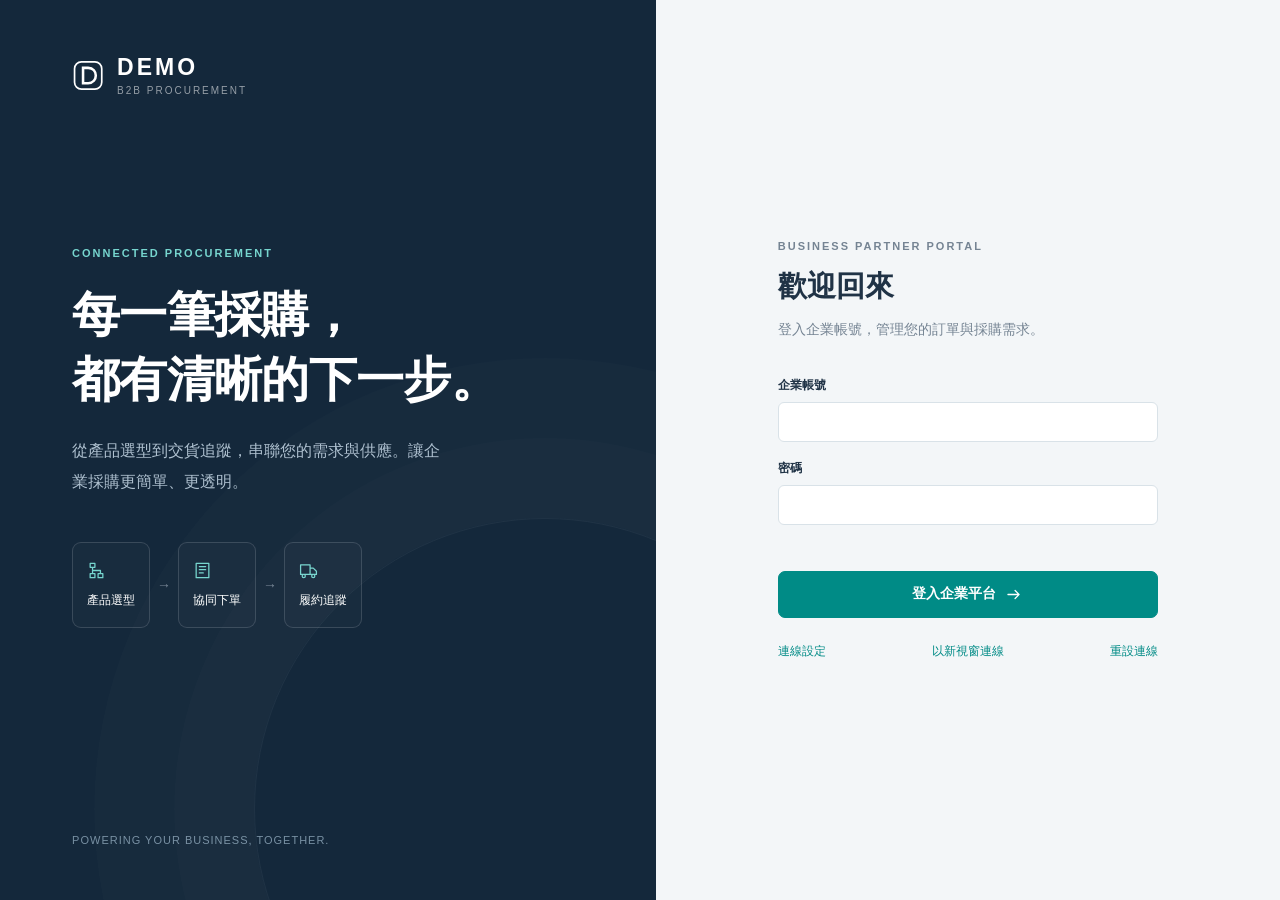
<file: index.html>
<!doctype html>
<html lang="zh-Hant"><head><meta charset="utf-8"><meta name="viewport" content="width=device-width,initial-scale=1"><meta name="theme-color" content="#132638"><title>DEMO B2B · 企業採購平台</title><link rel="stylesheet" href="styles.css?v=1.0.3.3"><script defer src="config.js?v=1.0.3.3"></script><script defer src="domain.js?v=1.0.3.3"></script><script defer src="supply.js?v=1.0.3.3"></script><script defer src="network.js?v=1.0.3.3"></script><script defer src="transport.js?v=1.0.3.3"></script><script defer src="app.js?v=1.0.3.3"></script></head>
<body><div id="app"></div><div id="toast" role="status" aria-live="polite"></div><div id="modal-root"></div><noscript>請開啟 JavaScript 以使用企業採購平台。</noscript></body></html>
</file>
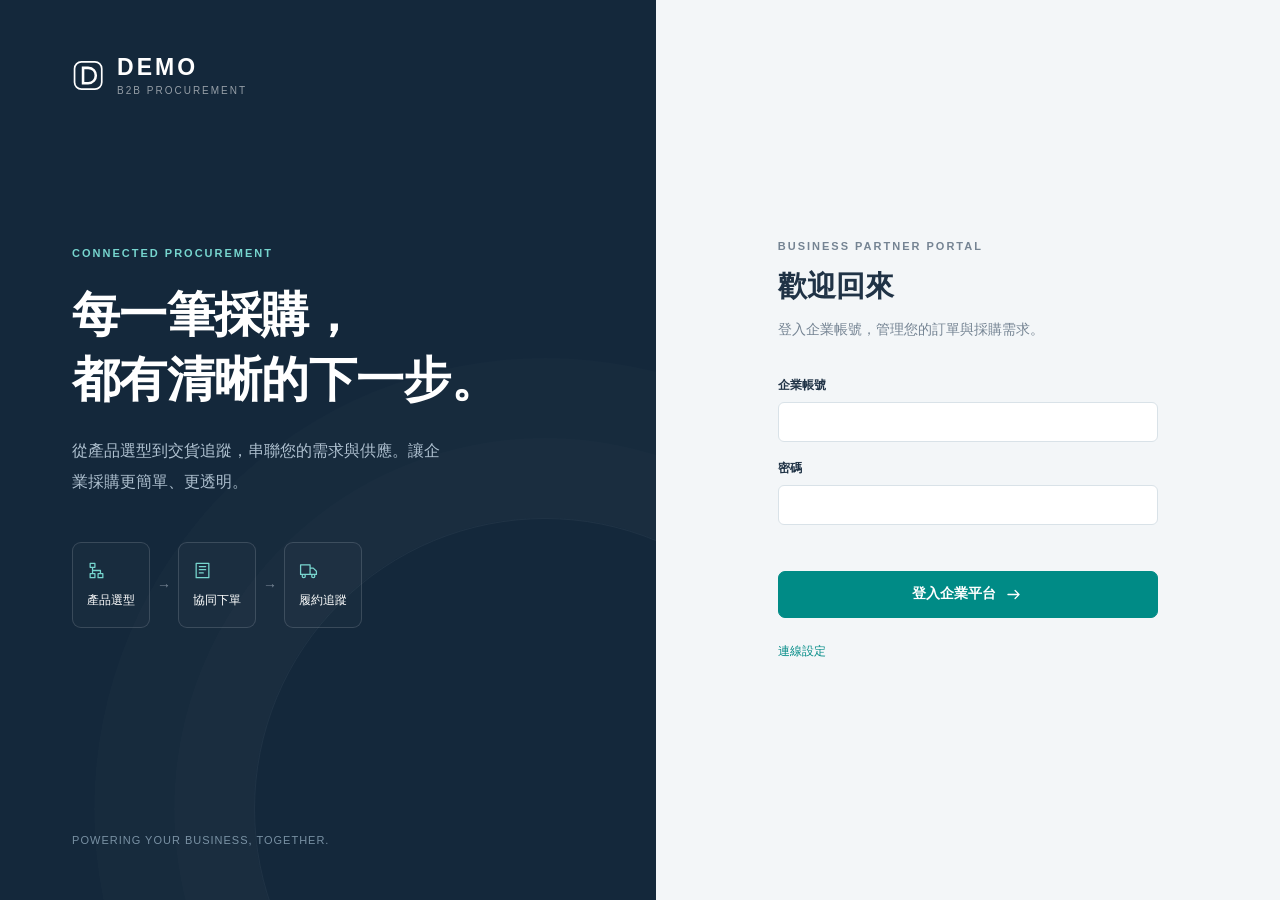
<file: preview.html>
<!doctype html>
<html lang="zh-Hant"><head><meta charset="utf-8"><meta name="viewport" content="width=device-width,initial-scale=1"><meta name="theme-color" content="#132638"><title>DEMO B2B · 企業採購平台</title><style>:root{--navy:#14283b;--navy2:#20394f;--ink:#203346;--muted:#758493;--teal:#008b86;--teal-light:#e4f4f1;--bg:#f3f6f8;--line:#e2e8ec;--white:#fff;--shadow:0 12px 40px #17344712;font-family:Inter,'Noto Sans TC',-apple-system,BlinkMacSystemFont,'Segoe UI',sans-serif;color:var(--ink);font-size:14px}*{box-sizing:border-box}body{margin:0;background:var(--bg)}button,input,select,textarea{font:inherit}button,a,input,select,textarea{outline-offset:4px}button{cursor:pointer}button:disabled{opacity:.45;cursor:not-allowed}a{color:var(--teal);text-decoration:none}button{border:0}h1,h2,h3,p{margin:0}h1{font-size:29px;letter-spacing:-.7px}h2{font-size:19px}h3{font-size:16px}.muted{color:var(--muted)}.small{font-size:12px}.eyebrow{text-transform:uppercase;font-size:11px;letter-spacing:2px;font-weight:700}.mono{font-variant-numeric:tabular-nums;font-family:ui-monospace,SFMono-Regular,Consolas,monospace}.btn{display:inline-flex;gap:8px;align-items:center;justify-content:center;padding:11px 17px;border-radius:7px;background:#fff;border:1px solid var(--line);color:var(--ink);font-weight:600;white-space:nowrap}.btn:hover{background:#eef4f6}.btn.primary{background:var(--teal);border-color:var(--teal);color:white}.btn.primary:hover{background:#007770}.btn.dark{background:var(--navy);color:white;border-color:var(--navy)}.btn.danger{color:#bf4553;border-color:#efd2d8}.btn.sm{padding:7px 10px;font-size:12px}.icon{width:19px;height:19px;display:inline-block;flex-shrink:0;vertical-align:middle}.icon-button{display:inline-grid;place-items:center;width:35px;height:35px;border-radius:7px;color:var(--muted);background:transparent}.icon-button:hover{background:#eef3f5;color:var(--ink)}.brand{display:flex;align-items:center;gap:11px}.brand-symbol{width:34px;height:31px}.brand-word{font-weight:800;letter-spacing:3px;font-size:23px}.brand-sub{font-size:10px;letter-spacing:2px;opacity:.55;margin-top:4px}.login{min-height:100vh;display:grid;grid-template-columns:1.05fr 1fr}.login-story{background:var(--navy);color:white;padding:54px 11%;display:flex;flex-direction:column;position:relative;overflow:hidden}.login-story:before{content:'';position:absolute;width:580px;height:580px;border-radius:50%;border:1px solid #ffffff0d;bottom:-200px;right:-180px;box-shadow:0 0 0 80px #ffffff03,0 0 0 160px #ffffff03}.login-story .eyebrow{margin-top:auto;color:#76d5ce}.login-story h1{font-size:48px;line-height:1.35;margin:24px 0}.login-story p{line-height:1.9;color:#aec0cf;font-size:16px;max-width:380px}.login-diagram{display:flex;gap:7px;margin:45px 0 55px;align-items:center}.login-node{border:1px solid #ffffff25;border-radius:9px;padding:18px 14px;display:grid;gap:12px;background:#ffffff05;font-size:12px}.login-node .icon{color:#76d5ce}.login-foot{margin-top:auto;font-size:11px;color:#7890a3;letter-spacing:1px}.login-form-area{display:grid;place-items:center;padding:45px}.login-box{width:100%;max-width:380px}.login-box h2{font-size:29px;margin:15px 0 10px}.login-box>p{line-height:1.8;margin-bottom:34px}.field{display:grid;gap:8px;margin-bottom:18px;font-size:12px;font-weight:600}.field input,.field select,.field textarea,.search{border:1px solid #d9e2e8;background:#fff;border-radius:6px;padding:12px;color:var(--ink);width:100%;font-weight:400}.field input:focus,.field select:focus,.field textarea:focus,.search:focus{border-color:var(--teal);outline:2px solid #008b861a}.field textarea{min-height:85px;resize:vertical}.login-box .btn.primary{width:100%;margin-top:8px;padding:13px}.login-hint{background:#eaf0f3;border-radius:7px;padding:15px;margin-top:24px;line-height:1.9;color:#667e90;font-size:12px}.error{color:#c14555;font-size:13px;line-height:1.6;min-height:20px}.shell{display:grid;grid-template-columns:246px minmax(0,1fr);min-height:100vh}.sidebar{background:var(--navy);color:#bcc9d4;position:fixed;width:246px;inset:0 auto 0 0;display:flex;flex-direction:column;padding:30px 20px 16px;z-index:20}.sidebar .brand{color:#fff;padding:0 7px 33px}.sidebar .brand-word{font-size:22px}.nav-main{background:transparent;color:#b8c8d4;display:flex;align-items:center;width:100%;gap:12px;padding:12px 13px;border-radius:7px;font-weight:600;margin:3px 0;text-align:left}.nav-main.active{background:#008b862f;color:#84ded4}.nav-main:hover,.cat-nav:hover{background:#ffffff08}.nav-separator{height:1px;background:#ffffff13;margin:19px 8px}.nav-label{font-size:10px;letter-spacing:1.6px;padding:10px 13px 12px;color:#7891a6}.catalog-nav{overflow:auto;flex:1}.cat-nav{color:#a9bdcc;background:transparent;padding:10px 12px;display:flex;align-items:center;gap:10px;width:100%;border-radius:6px;text-align:left;font-size:12px}.cat-nav.active{color:#fff;background:#ffffff0a}.cat-nav .icon{width:16px;height:16px}.nav-footer{margin-top:16px;padding:17px 9px 0;border-top:1px solid #ffffff13;display:flex;align-items:center;gap:10px}.avatar{width:33px;height:33px;border-radius:50%;background:#e8f1f3;color:var(--teal);display:grid;place-items:center;font-weight:700}.nav-footer .avatar{background:#30485b;color:#c6dedf}.workspace{grid-column:2;min-width:0}.topbar{height:78px;background:white;border-bottom:1px solid var(--line);padding:0 38px;display:flex;align-items:center;justify-content:space-between;gap:18px}.crumb{font-size:12px;color:#8393a1;display:flex;gap:10px;align-items:center}.top-actions{display:flex;align-items:center;gap:17px}.connection{display:inline-flex;align-items:center;gap:7px;font-size:11px;color:#7f8e99}.dot{width:6px;height:6px;display:inline-block;border-radius:50%;background:#1cab93}.connection.demo .dot{background:#d7a343}.cart-button{position:relative}.count{background:var(--teal);color:#fff;font-size:10px;min-width:16px;height:16px;padding:1px 4px;border-radius:9px;position:absolute;right:-2px;top:0}.content{padding:34px 38px 35px;max-width:1800px;margin:auto}.page-heading{display:flex;justify-content:space-between;align-items:center;gap:20px;margin-bottom:26px}.page-heading h1{margin:8px 0 9px}.page-heading p{font-size:13px;line-height:1.8;color:var(--muted)}.page-heading .eyebrow{color:var(--teal)}.heading-buttons{display:flex;gap:10px}.cards{display:grid;grid-template-columns:repeat(4,minmax(0,1fr));gap:17px;margin-bottom:27px}.metric{background:white;border:1px solid var(--line);border-radius:9px;padding:20px 22px;position:relative}.metric-label{font-size:12px;color:var(--muted);margin-bottom:15px;display:flex;justify-content:space-between}.metric .value{font-size:30px;font-weight:650;letter-spacing:-1px}.metric .caption{font-size:11px;color:#91a0ab;margin-top:9px}.metric:first-child{background:var(--navy);border-color:var(--navy);color:white}.metric:first-child .metric-label{color:#a6bdce}.metric:first-child .caption{color:#8fabbf}.workflow-strip{display:flex;align-items:center;border:1px solid var(--line);background:#fff;border-radius:9px;padding:19px 22px;margin-bottom:27px}.flow-title{font-size:11px;color:var(--muted);width:85px;flex-shrink:0}.flow-step{display:flex;align-items:center;gap:8px;flex:1;justify-content:center;position:relative;font-size:12px;white-space:nowrap}.flow-step:not(:last-child):after{content:'›';position:absolute;right:-3px;color:#b6c4cf}.flow-number{display:grid;place-items:center;background:#edf4f5;color:#648291;border-radius:50%;height:22px;width:22px;font-size:10px}.panel{background:white;border:1px solid var(--line);border-radius:9px;overflow:hidden}.panel-header{padding:21px 23px;display:flex;justify-content:space-between;align-items:center;border-bottom:1px solid var(--line);gap:12px}.panel-header h2{font-size:16px}.toolbar{padding:20px 23px 0;display:flex;justify-content:space-between;gap:20px;align-items:center}.tabs{display:flex;gap:18px;overflow:auto}.tab{padding:12px 0;color:var(--muted);background:transparent;border-bottom:2px solid transparent;font-size:12px;white-space:nowrap}.tab.active{color:var(--teal);border-color:var(--teal);font-weight:700}.tab span{font-size:10px;margin-left:5px;background:#eff3f5;border-radius:4px;padding:2px 5px}.searchbox{position:relative;min-width:225px}.searchbox .icon{position:absolute;left:11px;top:11px;color:#8d9da9;width:16px}.searchbox .search{padding:10px 12px 10px 34px;font-size:12px;background:#f8fafb}.table-scroll{overflow:auto}table{width:100%;border-collapse:collapse;font-size:12px}th{font-size:10px;color:#7a8f9f;text-align:left;font-weight:500;background:#f7f9fa;padding:14px 22px;white-space:nowrap}td{border-top:1px solid #edf1f4;padding:20px 22px;vertical-align:middle;white-space:nowrap}td .secondary{color:#8a9aa6;font-size:10px;margin-top:7px}.order-link{background:transparent;color:#2c586b;font-weight:650;padding:0;text-align:left;font-size:12px}.order-link:hover{color:var(--teal)}.pill{display:inline-flex;align-items:center;gap:6px;border-radius:5px;padding:5px 9px;font-size:10px;white-space:nowrap;font-weight:600}.pill.s0{background:#fdf3df;color:#b58b3c}.pill.s1{background:#eaf0fa;color:#5d80b6}.pill.s2{background:#eeeaf8;color:#8d73b3}.pill.s3{background:#e4f4f1;color:#288d7a}.pill.s4{background:#e9f0f4;color:#5e8094}.pill.s5{background:#fae9ed;color:#bd697b}.pill .dot{background:currentColor;width:4px;height:4px}.progress{height:4px;background:#edf1f4;border-radius:4px;min-width:74px;margin-top:8px;overflow:hidden}.progress div{height:100%;background:#55b6a9}.inline-tag{color:#ae8133;font-size:10px;margin-top:6px}.panel-footer{display:flex;align-items:center;justify-content:space-between;padding:17px 23px;color:#8c9ba7;font-size:11px;background:#fcfdfe;border-top:1px solid var(--line)}.footer-note{display:flex;justify-content:space-between;margin-top:25px;color:#99a5ae;font-size:10px;line-height:1.7;gap:10px}.notice{display:flex;align-items:flex-start;gap:10px;border:1px solid #d9eae8;background:#edf7f5;border-radius:7px;color:#50857f;padding:13px 15px;font-size:12px;line-height:1.7;margin-bottom:22px}.catalog-layout{display:grid;grid-template-columns:245px minmax(0,1fr);gap:23px}.tree-panel{background:white;border:1px solid var(--line);border-radius:9px;padding:18px;align-self:start;max-height:75vh;overflow:auto;position:sticky;top:20px}.tree-panel h3{padding-bottom:18px;font-size:13px;border-bottom:1px solid var(--line);margin-bottom:14px}.tree-root{padding:8px 0;font-size:11px;color:#9aacb7;letter-spacing:.5px}.tree-panel details>summary{padding:11px 0;font-size:12px;cursor:pointer;font-weight:600}.tree-leaf{display:block;background:transparent;color:#80929f;margin:2px 0 2px 15px;padding:9px 10px;border-radius:5px;text-align:left;font-size:12px;border-left:1px solid #e2ebef;width:calc(100% - 15px)}.tree-leaf.active{color:var(--teal);background:#eaf5f2;border-left:2px solid var(--teal)}.catalog-tools{display:flex;justify-content:space-between;align-items:center;gap:15px;margin-bottom:18px}.product-grid{display:grid;grid-template-columns:repeat(3,minmax(0,1fr));gap:18px}.product-card{background:white;border:1px solid var(--line);border-radius:9px;overflow:hidden;transition:transform .15s,box-shadow .15s}.product-card:hover{box-shadow:var(--shadow);transform:translateY(-3px)}.product-visual{height:132px;background:linear-gradient(140deg,#f5f8f9,#eaf0f3);position:relative;display:grid;place-items:center;overflow:hidden}.product-visual:before{content:'';position:absolute;width:110px;height:110px;border:1px solid #d4e3e8;border-radius:50%;right:-28px;top:-36px}.device{width:70px;height:92px;border:1px solid #c6d2d8;background:linear-gradient(100deg,#e4e9ed,#fff 30%,#dce4e8);border-radius:4px;box-shadow:8px 9px 13px #23405215;transform:skewY(-3deg);padding:8px;position:relative}.device .screen{height:20px;background:#28485c;color:#82d9ca;font-size:9px;padding:3px}.device .vents{margin-top:9px;height:20px;background:repeating-linear-gradient(0deg,transparent,transparent 3px,#aebbc3 3px,#aebbc3 4px)}.device .device-label{font-size:6px;color:#7c909c;margin-top:8px;letter-spacing:1px}.device.wide{width:116px;height:75px}.device.big{width:65px;height:110px;background:linear-gradient(100deg,#71838e,#b2bec5 35%,#6b7f8d)}.visual-tag{position:absolute;left:12px;top:12px;color:#7f98a6;font-size:9px}.visual-demo{position:absolute;bottom:9px;right:11px;color:#a4b4be;font-size:9px}.product-body{padding:18px}.product-body .sku{font-size:9px;letter-spacing:.5px;color:#8b9ca8;margin-bottom:7px}.product-body h3{font-size:15px;margin:6px 0}.product-body p{font-size:11px;color:#82939f;line-height:1.7}.product-body .price{font-size:19px;font-weight:650;margin-top:18px;letter-spacing:-.5px}.product-meta{display:flex;justify-content:space-between;align-items:center;margin:13px 0;font-size:10px;color:#8da0ab}.product-bottom{display:flex;gap:8px;align-items:center;margin-top:15px}.product-bottom .btn{flex:1}.empty{padding:65px 20px;text-align:center;color:var(--muted);line-height:2}.empty .icon{width:35px;height:35px;margin-bottom:14px}.back-link{background:transparent;color:#6e8998;font-size:12px;margin-bottom:20px;padding:0;display:flex;gap:7px;align-items:center}.detail-grid{display:grid;grid-template-columns:minmax(0,1fr) 280px;gap:22px}.detail-summary{padding:22px;display:grid;gap:18px}.summary-line{display:flex;justify-content:space-between;align-items:flex-start;gap:16px;font-size:12px}.summary-line span{color:var(--muted)}.summary-line strong{max-width:170px;text-align:right;line-height:1.7;font-weight:500}.item-card{border-bottom:1px solid var(--line);padding:23px}.item-header{display:flex;justify-content:space-between;gap:20px;align-items:center}.item-name{display:flex;gap:13px;align-items:center}.item-icon{display:grid;place-items:center;width:42px;height:42px;background:#eff5f6;border-radius:6px;color:#7897a8}.item-title{font-size:14px;font-weight:650}.item-meta{font-size:11px;color:#8c9aa5;margin-top:7px}.item-actions{display:flex;gap:8px;flex-wrap:wrap;justify-content:flex-end}.item-flow{display:flex;gap:0;margin:24px 0 20px}.item-flow-step{flex:1;position:relative;display:grid;justify-items:center;gap:8px;font-size:10px;color:#a9b6c0}.item-flow-step:before{content:'';height:2px;background:#e9eef1;position:absolute;top:10px;width:100%;left:50%}.item-flow-step:last-child:before{display:none}.item-flow-step .flow-number{z-index:1;background:#f1f4f6;color:#a3b4be}.item-flow-step.done{color:#398e82}.item-flow-step.done .flow-number{background:#e0f2ed;color:var(--teal)}.item-flow-step.done:before{background:#b9e1d8}.item-flow-step.current .flow-number{background:var(--teal);color:#fff}.item-data{display:grid;grid-template-columns:repeat(3,1fr);gap:16px;background:#f7f9fa;padding:15px;border-radius:6px}.datum-label{font-size:10px;color:#91a2ae;margin-bottom:6px}.datum-value{font-size:12px;line-height:1.7;overflow-wrap:anywhere}.timeline{margin-top:18px;border-top:1px dashed var(--line);padding-top:12px}.timeline summary{font-size:11px;color:#8498a6;cursor:pointer}.timeline ol{list-style:none;padding:5px 0 0 12px;margin:12px 0}.timeline li{border-left:1px solid #dbe6ea;padding:0 0 16px 15px;color:#6c8797;font-size:11px;position:relative;line-height:1.8}.timeline li:before{content:'';width:6px;height:6px;border-radius:50%;background:#b7d7d2;position:absolute;left:-3px;top:6px}.status-info{border-left:3px solid var(--teal);padding:13px 15px;background:#edf7f5;font-size:12px;line-height:1.8;color:#57857f;margin-bottom:20px}.cart-layout{display:grid;grid-template-columns:minmax(0,1fr) 330px;gap:24px}.cart-row{display:flex;justify-content:space-between;align-items:center;padding:20px;gap:15px;border-bottom:1px solid var(--line)}.cart-row .qty{width:75px;padding:8px;border:1px solid var(--line);border-radius:5px}.split-preview{padding:18px 20px;border-bottom:1px solid var(--line);display:flex;justify-content:space-between;align-items:center;font-size:12px}.checkout-form{padding:22px}.form-grid{display:grid;grid-template-columns:1fr 1fr;gap:0 15px}.check{display:flex;gap:9px;align-items:flex-start;line-height:1.7;font-size:12px;margin:15px 0}.check input{accent-color:var(--teal);margin-top:4px}.check.field{font-weight:400}.modal-overlay{position:fixed;inset:0;background:#10273a66;z-index:50;display:grid;place-items:center;padding:20px;backdrop-filter:blur(2px)}.modal{background:#fff;border-radius:12px;box-shadow:var(--shadow);width:100%;max-width:520px;max-height:90vh;overflow:auto}.modal-header{padding:21px 24px;display:flex;justify-content:space-between;align-items:center;border-bottom:1px solid var(--line)}.modal-body{padding:24px}.modal-footer{display:flex;justify-content:flex-end;gap:10px;margin-top:25px}.modal .notice{font-size:11px}.product-modal-art{height:170px;border-radius:7px;background:#f1f6f7;display:grid;place-items:center;margin-bottom:20px}.kbd{display:inline-block;padding:2px 5px;border-radius:4px;background:#edf2f4;font-size:10px}.full-width{width:100%}#toast{position:fixed;bottom:25px;left:50%;transform:translateX(-50%) translateY(80px);background:var(--navy);color:white;padding:14px 24px;border-radius:8px;font-size:13px;z-index:100;opacity:0;transition:.2s;max-width:90%;box-shadow:var(--shadow)}#toast.show{opacity:1;transform:translateX(-50%) translateY(0)}.menu-toggle{display:none}.busy-overlay{position:fixed;inset:0;background:#ffffff60;z-index:45;display:grid;place-items:center}.spinner{width:32px;height:32px;border:3px solid #c7e2dd;border-top-color:var(--teal);border-radius:50%;animation:spin .7s linear infinite}@keyframes spin{to{transform:rotate(360deg)}}.stat-number{font-size:10px;padding:2px 6px;background:#edf4f4;border-radius:4px;color:#6c8795}.help-box{padding:18px 20px;line-height:1.9;font-size:12px;color:#708997}.form-error{color:#bf4553;font-size:12px;line-height:1.7}.source-note{margin-top:15px;font-size:10px;color:#91a2ac;line-height:1.8}.settings-actions{display:grid;gap:10px;margin:20px 0}.success-box{padding:23px;background:#e8f6f1;border-radius:7px;color:#327f70;margin-bottom:20px;line-height:1.8}.shipment-row{padding:12px;background:#f5f8fa;border-radius:6px;font-size:11px;margin-top:8px;line-height:1.8}.order-amount{font-size:28px;font-weight:650;margin-bottom:20px}.mobile-sidebar-shade{display:none}.link-button{color:var(--teal);background:transparent;padding:0;font-size:11px}
@media(min-width:1550px){.product-grid{grid-template-columns:repeat(4,minmax(0,1fr))}}@media(max-width:1200px){.content{padding:28px 25px}.topbar{padding:0 25px}.product-grid{grid-template-columns:repeat(2,minmax(0,1fr))}.toolbar{flex-direction:column-reverse;align-items:stretch;gap:5px}.searchbox{max-width:320px}.detail-grid{grid-template-columns:minmax(0,1fr) 245px}.cards{gap:12px}.metric{padding:18px}.cart-layout{grid-template-columns:1fr}.cart-layout>aside{max-width:700px}.item-data{grid-template-columns:repeat(2,1fr)}}@media(max-width:900px){.shell{grid-template-columns:205px minmax(0,1fr)}.sidebar{width:205px;padding-left:13px;padding-right:13px}.cards{grid-template-columns:repeat(2,1fr)}.catalog-layout{grid-template-columns:1fr}.tree-panel{position:static;max-height:240px}.detail-grid{grid-template-columns:1fr}.detail-grid>aside{grid-row:1}.detail-summary{grid-template-columns:1fr 1fr}.detail-summary .order-amount{grid-column:1/-1}.flow-title{display:none}.workflow-strip{padding:17px 10px}.flow-step{font-size:10px;gap:5px}.page-heading{align-items:flex-start}.heading-buttons{flex-direction:column}.login-story{padding:40px 10%}.login-story h1{font-size:36px}.login-diagram{flex-wrap:wrap}.login-node{padding:15px 9px}}@media(max-width:680px){.login{grid-template-columns:1fr}.login-story{padding:28px;min-height:260px}.login-story .eyebrow{margin-top:30px}.login-story h1{font-size:28px;margin:15px 0}.login-story p{font-size:13px}.login-diagram,.login-foot{display:none}.login-form-area{padding:28px}.shell{display:block}.workspace{width:100%}.sidebar{transform:translateX(-100%);transition:.2s;width:246px}.shell.menu-open .sidebar{transform:translateX(0)}.shell.menu-open .mobile-sidebar-shade{display:block;position:fixed;inset:0;background:#10263877;z-index:19}.menu-toggle{display:grid}.topbar{padding:0 16px;height:64px}.crumb{font-size:11px}.top-actions{gap:8px}.connection{font-size:10px}.top-actions .avatar{display:none}.content{padding:24px 16px}.page-heading{gap:10px;margin-bottom:22px}.page-heading h1{font-size:25px}.page-heading p{font-size:11px}.page-heading .eyebrow{font-size:9px}.heading-buttons .btn{padding:9px 12px;font-size:11px}.cards{gap:10px}.metric{padding:16px}.metric .value{font-size:27px}.metric-label{font-size:10px}.metric .caption{font-size:9px}.workflow-strip{overflow:auto;gap:16px}.flow-step{flex:none;font-size:10px}.flow-step:not(:last-child):after{right:-12px}.flow-number{width:18px;height:18px}.toolbar{padding:15px 15px 0}.tabs{gap:14px}.tab{font-size:11px}.panel-header{padding:18px 15px}.panel-footer{padding:15px;font-size:10px}.footer-note{font-size:9px}.product-grid{gap:12px}.product-body{padding:13px}.product-body h3{font-size:13px}.product-body p{font-size:10px}.product-bottom .btn{padding:8px 6px;font-size:10px}.product-body .price{font-size:17px}.product-visual{height:115px}.product-meta{font-size:9px}.catalog-tools{flex-direction:column;align-items:stretch}.item-card{padding:18px 14px}.item-header{align-items:flex-start;gap:12px;flex-wrap:wrap}.item-actions{width:100%;justify-content:flex-start}.item-data{gap:12px;padding:12px}.detail-summary{padding:18px;gap:14px}.summary-line{font-size:11px}.summary-line strong{max-width:130px}.cart-row{padding:15px;flex-wrap:wrap}.cart-row .item-name{width:100%}.checkout-form{padding:18px}.form-grid{grid-template-columns:1fr}.modal-body{padding:20px}.modal-header{padding:18px 20px}.modal-overlay{padding:12px}}
@media(prefers-reduced-motion:reduce){*{animation:none!important;transition:none!important;scroll-behavior:auto!important}}

.login-tools{display:flex;justify-content:space-between;gap:18px;margin-top:25px}.login-tools .link-button{font-size:12px}

/* v1.0.3.1: clearer operational text and supply workspace. */
.content{font-size:15px}.content h1{font-size:31px}.content h2{font-size:21px}.content h3{font-size:17px}.content table{font-size:14px}.content th{font-size:13px}.content td{font-size:14px}.content .secondary,.content .small,.content .item-meta,.content .source-note{font-size:13px;line-height:1.65}.content .tab,.content .flow-step{font-size:14px}.content .pill{font-size:13px}.content .metric-label{font-size:14px}.content .caption{font-size:13px}.content .datum-label{font-size:13px}.content .datum-value{font-size:15px}.content .item-title{font-size:17px}.content .item-flow-step{font-size:13px}.content .summary-line{font-size:14px}.content .panel-footer{font-size:13px}.content .metric{text-align:left;font-family:inherit;cursor:pointer}.metric-selected{outline:3px solid var(--teal);outline-offset:2px}.workflow-strip button{background:transparent;color:var(--ink);padding:11px 8px;border-radius:7px}.workflow-strip button.selected{background:var(--teal-light);color:var(--teal);box-shadow:inset 0 0 0 1px var(--teal)}.content .flow-number{font-size:12px}.scope-banner{display:flex;gap:10px;align-items:center;flex-wrap:wrap;background:var(--teal-light);color:#176b66;padding:15px 18px;border-radius:8px;margin-bottom:22px;line-height:1.7}.scope-banner span{margin-left:auto;font-size:13px}.supply-status-grid{display:grid;grid-template-columns:repeat(6,minmax(0,1fr));gap:14px;margin-bottom:26px}.supply-status{display:flex;flex-direction:column;align-items:flex-start;gap:12px;text-align:left;background:#fff;border:1px solid var(--line);border-radius:10px;padding:20px;color:var(--ink)}.supply-status strong{font-size:31px;line-height:1}.supply-status.selected{background:var(--teal-light);border-color:var(--teal);box-shadow:0 0 0 2px var(--teal)}.plan-controls{padding:0 22px 18px;margin-bottom:22px}.plan-controls .panel-header{padding-left:0;padding-right:0}.plan-reference{display:flex;align-items:center;gap:12px;flex-wrap:wrap;border-top:1px solid var(--line);padding-top:15px;font-size:14px}.view-tabs{display:flex;gap:12px;margin:20px 0}.plan-layout{display:grid;grid-template-columns:minmax(0,1fr) 310px;gap:22px;align-items:start}.scenario-panel{position:sticky;top:95px;padding:0 22px 20px}.scenario-panel .panel-header{padding-left:0;padding-right:0}.simulation-result{border-top:1px solid var(--line);padding-top:22px;margin-top:22px;display:flex;flex-direction:column;gap:10px}.simulation-result strong{font-size:27px;color:var(--teal)}.simulation-result p{font-size:14px;line-height:1.6}.scenario-resources{margin-top:22px}.network-panel{padding-bottom:20px}.network-panel>.source-note{padding:0 22px}.network-flow{padding:22px 30px;background:linear-gradient(180deg,#f8fbfc,#fff)}.network-single{max-width:440px;margin:0 auto}.network-branches{display:grid;grid-template-columns:1fr 1fr;gap:24px}.network-node{padding:19px 20px;border:1px solid #c7dfe0;border-left:4px solid var(--teal);background:white;border-radius:9px;box-shadow:0 6px 18px #17344708;display:flex;flex-direction:column;gap:10px}.network-node .eyebrow{color:var(--muted);font-size:11px}.network-node h3 span{font-size:14px;color:var(--teal)}.network-state{font-size:14px;font-weight:600}.network-node.unused{opacity:.6;border-left-color:#9ca9b3}.network-connector{text-align:center;padding:12px;font-size:13px;color:#5a8384}.resource-toolbar{flex-wrap:wrap;gap:15px}.resource-toolbar label{display:flex;gap:10px;align-items:center;font-size:14px}.resource-toolbar select{border:1px solid var(--line);padding:9px;border-radius:6px;color:var(--ink);background:#fff}.resource-summary{display:grid;grid-template-columns:repeat(4,1fr);gap:15px;padding:24px;background:#f6fafb;border-top:1px solid var(--line);border-bottom:1px solid var(--line)}.resource-summary div{display:flex;flex-direction:column;gap:10px}.resource-summary span{font-size:13px;color:var(--muted)}.resource-summary strong{font-size:29px}.resource-row{display:grid;grid-template-columns:1.5fr 1.1fr 90px;align-items:center;gap:20px;padding:20px 22px;border-bottom:1px solid var(--line)}.resource-row strong{font-size:14px}.resource-gauge>span{font-size:12px;color:var(--muted)}.resource-bar{height:10px;background:#eaf0f2;border-radius:9px;overflow:hidden;margin-bottom:9px}.resource-bar span{display:block;height:100%;background:var(--teal);border-radius:9px}.resource-percent{font-size:22px;font-weight:700;text-align:right;color:var(--teal)}.resource-percent small{display:block;font-size:11px;line-height:1.7;font-weight:400}.resource-row.busy .resource-bar span{background:#c39034}.resource-row.busy .resource-percent{color:#a57624}.resource-row.overload .resource-bar span{background:#be5262}.resource-row.overload .resource-percent{color:#b54255}.resource-row.overload{background:#fffafb}.resource-row:last-child{border-bottom:0}
@media(max-width:1200px){.supply-status-grid{grid-template-columns:repeat(3,1fr)}.plan-layout{grid-template-columns:minmax(0,1fr) 280px}.resource-row{grid-template-columns:1fr}.resource-percent{text-align:left}.resource-percent small{display:inline;margin-left:12px}}
@media(max-width:800px){.plan-layout{grid-template-columns:1fr}.scenario-panel{position:static}.network-flow{padding:18px}.network-branches{gap:12px}.network-node{padding:14px}.content h1{font-size:27px}.resource-summary{grid-template-columns:repeat(2,1fr)}}
@media(max-width:480px){.supply-status-grid{grid-template-columns:repeat(2,1fr)}.network-branches{grid-template-columns:1fr}.network-node h3{font-size:16px}.content .flow-step{font-size:12px}.scope-banner{font-size:13px}}
/* v1.0.3.2 BOM/ROUTING graph and mixed-unit resource workspace */
.work-metrics{display:grid;grid-template-columns:repeat(3,minmax(0,1fr));gap:16px;margin:18px 0}.work-metrics>div{background:#fff;border:1px solid #dbe5eb;padding:20px;border-radius:12px;display:flex;flex-direction:column;gap:8px}.work-metrics strong{font-size:27px;color:#163c59}.work-metrics small{color:#637a8c}.product-permissions{display:grid;grid-template-columns:repeat(2,minmax(0,1fr));gap:16px}.product-permissions label{display:flex;align-items:center;gap:9px;font-size:15px}.network-graph-scroll{max-width:100%;overflow:auto;padding:12px;background:#f5f9fc}.network-svg{display:block;min-width:100%;height:auto}.network-svg text{font-family:system-ui,sans-serif;fill:#3a5063;font-size:11px}.network-svg .graph-title{font-size:14px;font-weight:700}.network-svg .graph-kind{font-size:11px;fill:#637a8c}.graph-node rect{fill:#fff;stroke:#bdcbd6;stroke-width:1.5}.graph-node.critical rect{stroke:#d54e4e;stroke-width:2.5;fill:#fff6f4}.network-edge{fill:none;stroke:#8a9caa;stroke-width:1.5}.network-edge.critical{stroke:#d54e4e;stroke-width:2.5}.critical-row{background:#fff7f5}.network-table{overflow:auto}.network-table table{min-width:1050px}.network-panel{min-width:0}.plan-layout{grid-template-columns:minmax(0,1fr) 280px}.plan-layout>div{min-width:0}.resource-gauge span{line-height:1.6;font-size:13px}.resource-row{grid-template-columns:minmax(180px,1fr) minmax(220px,1.5fr) 100px}.graph-node text{pointer-events:none}.network-panel .panel-header span{font-size:13px}
@media(max-width:1000px){.plan-layout{grid-template-columns:minmax(0,1fr)}.scenario-panel{order:-1}.resource-row{grid-template-columns:minmax(0,1fr);gap:10px}.work-metrics{gap:8px}.work-metrics>div{padding:12px}.work-metrics strong{font-size:22px}}
@media(max-width:600px){.work-metrics{grid-template-columns:minmax(0,1fr)}.product-permissions{grid-template-columns:1fr}.work-metrics>div{display:grid;grid-template-columns:1fr auto}.network-panel .panel-header{flex-wrap:wrap}}
/* v1.0.3.3 Resource consumption drilldown */
.resource-accordion{border-bottom:1px solid #e1e8ed}.resource-accordion .resource-row{border-bottom:0}.resource-name{display:flex;align-items:center;gap:8px;border:0;background:transparent;color:inherit;text-align:left;padding:0;cursor:pointer;font:inherit}.resource-name:hover{color:#1974a5}.resource-name:focus-visible{outline:2px solid #1974a5;outline-offset:5px}.resource-documents{background:#f7fafc;padding:12px 20px 20px}.resource-documents table{min-width:950px}.resource-documents .mono{font-size:12px;overflow-wrap:anywhere}.resource-documents .source-note{margin:0 0 12px}.resource-name .icon{width:17px;height:17px;flex-shrink:0}
</style></head>
<body><div id="app"></div><div id="toast" role="status" aria-live="polite"></div><div id="modal-root"></div><noscript>請開啟 JavaScript 以使用企業採購平台。</noscript>
<script>window.PORTAL_CONFIG={gasUrl:'',version:'1.0.3.3',refreshSeconds:60};</script>
<script>/* Shared domain rules: browser + Apps Script. No external dependencies. */
var Domain = (function () {
  'use strict';
  var stages = ['審核中','已備料','生產中','已入庫','已出貨','訂單中止'];
  var categories = [
    {id:'components',name:'零組件',sector:'電源及零組件',types:[['passive','被動元件']]},
    {id:'power',name:'電源及系統',sector:'電源及零組件',types:[['din','軌道式電源'],['adapter','外接式電源']]},
    {id:'thermal',name:'風扇與散熱管理',sector:'電源及零組件',types:[['fan','散熱風扇']]},
    {id:'transport',name:'交通',sector:'交通',types:[['ev','電動車充電設備']]},
    {id:'automation',name:'工業自動化',sector:'自動化',types:[['drive','變頻器'],['servo','伺服系統'],['plc','可程式控制器'],['hmi','人機介面']]},
    {id:'building',name:'樓宇自動化',sector:'自動化',types:[['buildingcontrol','樓宇控制']]},
    {id:'datacenter',name:'資料中心',sector:'基礎設施',types:[['ups','不斷電系統']]},
    {id:'telecom',name:'通訊基礎設施',sector:'基礎設施',types:[['telecompower','通訊電源']]},
    {id:'energy',name:'能源基礎設施',sector:'基礎設施',types:[['solar','太陽能逆變器']]},
    {id:'medical',name:'生醫',sector:'基礎設施',types:[['medical','生醫設備']]},
    {id:'display',name:'視訊與顯像系統',sector:'基礎設施',types:[['projection','顯像設備']]}
  ];
  var products = [
    ['P01','automation','drive','MS300 系列','精巧標準型向量控制變頻器','DEMO-MS300',9800,1,14,'Inverters-AC-Motor-Drives','精巧控制・設備節能'],
    ['P02','automation','drive','CP2000 系列','風機水泵專用向量控制變頻器','DEMO-CP2000',24500,1,21,'Inverters-AC-Motor-Drives','風機水泵・流量控制'],
    ['P03','automation','servo','ASDA-B3 系列','交流伺服馬達與驅動器','DEMO-ASDA-B3',18800,1,21,'060201/4818','精密定位・運動控制'],
    ['P04','automation','plc','DVP 系列','可程式控制器','DEMO-DVP',6500,1,10,'PLCProgrammableLogicControllers','機台控制・模組擴充'],
    ['P05','automation','plc','AS 系列','可程式控制器','DEMO-AS',12800,1,14,'PLCProgrammableLogicControllers','多軸控制・高速運算'],
    ['P06','automation','hmi','DOP-100 系列','人機介面','DEMO-DOP100',11200,1,14,'Touch-Panel-HMI-Human-Machine-Interfaces','人機互動・生產可視化'],
    ['P07','power','din','CliQ II 系列','軌道式電源供應器','DEMO-CLIQ2',2800,5,7,'06040701','控制盤・穩定供電'],
    ['P08','power','din','CliQ M 系列','軌道式電源供應器','DEMO-CLIQM',4200,5,10,'06040701','工業電源・模組配置'],
    ['P09','power','adapter','外接式電源','設備用電源配置','DEMO-ADAPTER',950,10,14,'Power-and-System','設備供電・專案選型'],
    ['P10','components','passive','被動元件','工業用零組件配置','DEMO-COMP',180,100,14,'Components','零組件・專案選型'],
    ['P11','thermal','fan','散熱風扇','設備散熱配置','DEMO-FAN',850,10,14,'Fans-Thermal-Management','散熱管理・專案選型'],
    ['P12','transport','ev','電動車充電設備','商用充電設備配置','DEMO-EV',48000,1,35,'EV-Charging','智慧交通・專案選型'],
    ['P13','building','buildingcontrol','樓宇控制設備','建築自動化配置','DEMO-BAS',15600,1,28,'Building-Automation','樓宇控制・專案選型'],
    ['P14','datacenter','ups','不斷電系統','資料中心備援電源配置','DEMO-UPS',86000,1,35,'Data-Center','供電備援・專案選型'],
    ['P15','telecom','telecompower','通訊電源系統','通訊基礎設施配置','DEMO-TEL',32000,1,28,'Telecom-Power-Systems','通訊供電・專案選型'],
    ['P16','energy','solar','太陽能逆變器','能源基礎設施配置','DEMO-SOLAR',58000,1,35,'Energy-Infrastructure','能源管理・專案選型'],
    ['P17','medical','medical','生醫設備','生醫產品專案配置','DEMO-MED',36000,1,42,'Healthcare','生醫應用・專案選型'],
    ['P18','display','projection','視訊與顯像設備','顯像系統專案配置','DEMO-DISPLAY',45000,1,35,'Display-and-Visualization','專業顯像・專案選型']
  ].map(function(p){return {id:p[0],category:p[1],type:p[2],name:p[3],description:p[4],sku:p[5],price:p[6],moq:p[7],leadDays:p[8],source: ['P01','P02','P03','P04','P05','P06','P07','P08','P09'].indexOf(p[0])>=0?'https://www.deltaww.com/zh-TW/products/'+p[9]:'https://www.deltaww.com/zh-TW/index',tag:p[10],active:true};});
  function typeName(id){ for(var i=0;i<categories.length;i++)for(var j=0;j<categories[i].types.length;j++)if(categories[i].types[j][0]===id)return categories[i].types[j][1];return id; }
  function fail(message){throw new Error(message);}
  function text(v,max){v=String(v||'').trim();if(v.length>max)fail('文字長度超過 '+max+' 字');return v;}
  function quantity(v){var n=Number(v);if(!Number.isSafeInteger(n)||n<1||n>100000)fail('數量須為 1–100000 的整數');return n;}
  function date(v){v=text(v,10);if(!/^\d{4}-\d{2}-\d{2}$/.test(v)||new Date(v+'T00:00:00Z').toISOString().slice(0,10)!==v)fail('日期格式不正確');return v;}
  function businessDate(now){return new Date(new Date(now).getTime()+8*3600000).toISOString().slice(0,10);}
  function makeOrders(cart,form,catalog,owner,key,now){
    if(!Array.isArray(cart)||!cart.length||cart.length>30)fail('購物車須有 1–30 筆產品');
    var po=text(form.po,80), address=text(form.address,300), contact=text(form.contact,80), needDate=date(form.needDate), note=text(form.note,500);
    if(!po||!address||!contact)fail('請填寫採購單號、收貨地址及聯絡人');
    if(needDate<businessDate(now))fail('需求日期不可早於今天');
    var groups=Object.create(null),seen=Object.create(null);cart.forEach(function(c){var p=catalog.find(function(x){return x.id===c.productId&&x.active!==false;});if(!p)fail('產品不存在或已下架');if(!Number.isFinite(p.price)||p.price<0||!Number.isSafeInteger(p.moq)||p.moq<1)fail('產品主檔價格或MOQ設定錯誤');if(seen[p.id])fail('購物車有重複產品');seen[p.id]=true;var q=quantity(c.qty);if(q<p.moq||q%p.moq!==0)fail(p.name+' 數量須為 '+p.moq+' 的倍數');if(!groups[p.type])groups[p.type]=[];groups[p.type].push({id:'I'+(groups[p.type].length+1),productId:p.id,sku:p.sku,name:p.name,qty:q,price:p.price,status:0,completedQty:0,shippedQty:0,details:{},history:[{at:now,status:0,actor:owner,note:'訂單建立，待價格與交期確認'}]});});
    var batchId='B'+key;return Object.keys(groups).map(function(type,i){return {id:'SO-'+businessDate(now).replace(/-/g,'')+'-'+key.replace(/[^a-zA-Z0-9]/g,'').slice(0,16).toUpperCase()+'-'+String(i+1).padStart(8,'0'),batchId:batchId,owner:owner,type:type,po:po,address:address,contact:contact,needDate:needDate,note:note,createdAt:now,revision:1,items:groups[type]};});
  }
  function aggregate(order){var live=order.items.filter(function(i){return i.status!==5;}),halted=order.items.length-live.length;return {status:live.length?Math.min.apply(null,live.map(function(i){return i.status;})):5,halted:halted,partialShipped:live.some(function(i){return i.shippedQty>0;})&&live.some(function(i){return i.status!==4;}),total:order.items.reduce(function(a,i){return a+i.qty*i.price;},0),activeTotal:live.reduce(function(a,i){return a+i.qty*i.price;},0),progress:live.length?Math.round(live.reduce(function(a,i){return a+i.status;},0)/(live.length*4)*100):0};}
  function transition(order,itemId,target,input,actor,role,now){
    var item=order.items.find(function(i){return i.id===itemId;});if(!item)fail('明細不存在');
    if(item.status===4||item.status===5)fail('明細已結束，不能再變更');
    target=Number(target);if(!Number.isInteger(target)||target<0||target>5)fail('狀態不正確');
    if(role!=='operator'&&!(target===5&&item.status===0&&role==='buyer'))fail('此操作需要供應端權限');
    var d=Object.assign({},item.details),q=item.completedQty,sh=item.shippedQty,note=text(input.note,500);
    if(target===5){if(sh>0)fail('已有部分出貨，請先以專案流程處理剩餘量');if(!note)fail('中止須填寫原因');d.stopReason=note;}
    else if(target===item.status&&target===3){/* Additional partial shipment only. */}
    else if(target!==item.status+1)fail('僅能依序推進到下一個狀態');
    if(target===1){d.materialRef=text(input.materialRef,80);d.committedDate=date(input.committedDate);d.kitReady=input.kitReady===true;if(!d.materialRef||!d.kitReady)fail('請填寫備料單號並確認物料齊套');}
    if(target===2){d.workOrder=text(input.workOrder,80);d.productionStart=date(input.productionStart);if(!d.workOrder)fail('請填寫工單號');}
    if(target===3&&item.status===2){q=quantity(input.completedQty);if(q!==item.qty)fail('此版須全數完工才可入庫');d.warehouse=text(input.warehouse,80);d.lot=text(input.lot,80);d.qualityReleased=input.qualityReleased===true;if(!d.warehouse||!d.lot||!d.qualityReleased)fail('入庫須有倉別、批號與品質放行');}
    if(target===4||(target===3&&item.status===3)){
      var add=quantity(input.shipQty);if(sh+add>item.qty)fail('出貨量不可超過未出貨量');
      var delivery=text(input.delivery,80),carrier=text(input.carrier,80),tracking=text(input.tracking,100);if(!delivery||!carrier||!tracking)fail('請填寫交貨單、物流商與追蹤資訊');
      if((sh+add===item.qty)!==(target===4))fail('部分出貨保留已入庫，全數出貨才轉已出貨');
      sh+=add;d.shipments=(d.shipments||[]).concat([{at:now,qty:add,delivery:delivery,carrier:carrier,tracking:tracking}]);
    }
    item.details=d;item.completedQty=q;item.shippedQty=sh;item.status=target;item.history.push({at:now,status:target,actor:actor,note:note|| (target===3&&sh>0?'部分出貨 '+input.shipQty+' 件':stages[target])});order.revision++;return order;
  }
  function seed(now){
    var f={po:'PO-DEMO-2026',address:'桃園市中壢區示範路 88 號',contact:'王先生 / 03-123-4567',needDate:businessDate(now),note:'示範採購需求'},cart=[{productId:'P01',qty:8},{productId:'P02',qty:3},{productId:'P03',qty:4},{productId:'P07',qty:20},{productId:'P04',qty:6},{productId:'P14',qty:2},{productId:'P12',qty:2}],orders=makeOrders(cart,f,products,'demo123','DEMO2026',now);
    orders.forEach(function(o,ix){o.items.forEach(function(it,j){var goal=[2,2,3,4,5,0][ix];if(ix===0&&j===1)goal=1;for(var s=1;s<=(goal===5?2:goal);s++)transition(o,it.id,s,{materialRef:'MR-DEMO-'+ix,committedDate:f.needDate,kitReady:true,workOrder:'WO-DEMO-'+ix,productionStart:f.needDate,completedQty:it.qty,warehouse:'桃園成品倉',lot:'LOT-DEMO-'+ix,qualityReleased:true,shipQty:it.qty,delivery:'DN-DEMO-'+ix,carrier:'示範物流',tracking:'DEMO-TRACK-'+ix},'ops123','operator',now);if(goal===5)transition(o,it.id,5,{note:'客戶需求變更，示範中止'},'ops123','operator',now);});});return orders;
  }
  return {stages:stages,categories:categories,products:products,typeName:typeName,makeOrders:makeOrders,aggregate:aggregate,transition:transition,seed:seed};
})();
if(typeof module!=='undefined'&&module.exports)module.exports=Domain;
</script>
<script>/* Supplier responsibility, retained demand ownership and live delegation checks. */
var Supply=(function(){
'use strict';
function catalogDomain(){return typeof Domain!=='undefined'&&Domain?Domain:typeof require==='function'?require('./domain.js'):null;}
var suppliers=[
 {id:'SUP-MOTION',username:'supplier01',name:'運動控制供應組',types:['drive','servo']},
 {id:'SUP-CONTROL',username:'supplier02',name:'控制設備供應組',types:['plc','hmi','buildingcontrol']},
 {id:'SUP-POWER',username:'supplier03',name:'電源與設備供應組',types:['din','adapter','passive','fan','ev','ups','telecompower','solar','medical','projection']}
];
var defaults=JSON.parse(JSON.stringify(suppliers));
function setProfiles(list){suppliers.splice.apply(suppliers,[0,suppliers.length].concat(list.map(function(p){return Object.assign({},p,{types:p.types.slice()});})));}
function initialProfiles(){return JSON.parse(JSON.stringify(defaults));}
function pin(order){if(!order.supplyOwner){var p=suppliers.find(function(p){return p.active!==false&&p.types.indexOf(order.type)>=0;});if(!p)throw new Error('產品線尚無有效供應負責人');order.supplyOwner=p.username;order.delegates=[];}return order;}
function eligible(order,username){var p=profile(username);return !!p&&p.active!==false&&p.types.indexOf(order.type)>=0;}
function delegate(order,actor,target){if(actor!==order.supplyOwner)throw new Error('只有原負責人可指派代理');if(!order.items.some(function(i){return i.status<4;}))throw new Error('已結束需求不可新增代理');if(target&&(!eligible(order,target)||target===actor))throw new Error('代理須為有效且擁有同產品線權限的其他帳號');order.delegates=target?[target]:[];order.revision++;return order;}
function profile(username){return suppliers.find(function(s){return s.username===username;})||null;}
function canAccess(user,order){
 if(user.role==='buyer')return order.owner===user.username;
 var p=user.role==='operator'&&profile(user.username);if(!p||p.active===false)return false;
 if(!order.items.every(function(i){var product=catalogDomain().products.find(function(x){return x.id===i.productId;});return product&&product.type===order.type;}))return false;
 return order.supplyOwner ? (order.supplyOwner===user.username||(order.delegates||[]).indexOf(user.username)>=0&&eligible(order,user.username)) : p.types.indexOf(order.type)>=0;
}
function visibleProducts(user,catalog){var p=profile(user.username);return user.role==='buyer'?catalog:!p?[]:catalog.filter(function(x){return p.types.indexOf(x.type)>=0;});}
function publicUser(user){var p=user.role==='operator'&&profile(user.username);return {username:user.username,role:user.role,company:user.company,supplierId:p?p.id:null,productTypes:p?p.types.slice():[],isSupplyAdmin:!!(p&&p.isSupplyAdmin)};}
function ownerFor(type){return defaults.find(function(p){return p.types.indexOf(type)>=0;})||null;}
function day(date){if(!/^\d{4}-\d{2}-\d{2}$/.test(String(date)))throw new Error('日期格式不正確');var d=new Date(date+'T00:00:00Z');if(!isFinite(d)||d.toISOString().slice(0,10)!==date)throw new Error('日期格式不正確');return d;}
function businessDays(start,count){var d=day(start),days=0;for(var i=0;i<count;i++){if(d.getUTCDay()!==0&&d.getUTCDay()!==6)days++;d.setUTCDate(d.getUTCDate()+1);}return days;}
function net(){return typeof Network!=='undefined'?Network:require('./network.js');}
return {setProfiles:setProfiles,initialProfiles:initialProfiles,pin:pin,eligible:eligible,delegate:delegate,suppliers:suppliers,profile:profile,ownerFor:ownerFor,canAccess:canAccess,visibleProducts:visibleProducts,publicUser:publicUser,utilization:function(orders,user,options){return net().utilization(orders,user,options);},simulate:function(order,item,scenario,summary){return net().simulate(order,item,scenario,summary);},businessDays:businessDays};
})();
if(typeof module!=='undefined'&&module.exports)module.exports=Supply;
</script>
<script>/* BOM/ROUTING snapshot, document references and precedence scheduling. Shared with GAS. */
var Network=(function(){
'use strict';
function D(){return typeof Domain!=='undefined'?Domain:require('./domain.js');}
function S(){return typeof Supply!=='undefined'?Supply:require('./supply.js');}
function copy(x){return JSON.parse(JSON.stringify(x));}
function round(x){return Math.round(x*100)/100;}
function date(v){if(!/^\d{4}-\d{2}-\d{2}$/.test(String(v)))throw new Error('日期格式不正確');var d=new Date(v+'T00:00:00Z');if(!isFinite(d)||d.toISOString().slice(0,10)!==v)throw new Error('日期格式不正確');return d;}
function finishDate(start,hours){var d=date(start),days=Math.ceil(hours/8);while(d.getUTCDay()%6===0)d.setUTCDate(d.getUTCDate()+1);while(days-->0){d.setUTCDate(d.getUTCDate()+1);while(d.getUTCDay()%6===0)d.setUTCDate(d.getUTCDate()+1);}return d.toISOString().slice(0,10);}
var types={CPO:'客戶PO識別',SO:'銷售訂單',DEM:'供應需求',PO:'採購單',WO:'製造工單',OW:'外包工單',GR:'入庫單',GI:'出庫單',MR:'備料單',BATCH:'下單批次'};
function code(type,day,key,seq){if(!types[type])throw new Error('單據類型不正確');var dt=String(day).slice(0,10).replace(/-/g,'');if(!/^\d{8}$/.test(dt))throw new Error('單據日期不正確');var k=String(key).replace(/[^a-zA-Z0-9]/g,'').slice(0,16).toUpperCase();if(!k)throw new Error('單據識別不可空白');return type+'-'+dt+'-'+k+'-'+String(seq||1).padStart(8,'0');}
function defaults(product){
 var group=S().ownerFor(product.type),heavy=['drive','servo','ev','ups','solar'].indexOf(product.type)>=0,variant=Number(product.id.replace(/\D/g,''))||1;
 var board=product.sku+'-PCB',chip=product.sku+'-IC',shell=product.sku+'-CASE';
 var nodes=[
  {id:'chip',name:'控制晶片',part:chip,parentPart:board,bomLevel:2,per:2,kind:'材料採購',resourceId:chip,docType:'PO',upstream:[],leadHours:(3+variant%3)*8,laborPer:0,threshold:1},
  {id:'board',name:'電路板基材',part:board+'-RAW',parentPart:board,bomLevel:2,per:1,kind:'材料採購',resourceId:board+'-RAW',docType:'PO',upstream:[],leadHours:(2+variant%4)*8,laborPer:0,threshold:1},
  {id:'shell',name:'外殼原材',part:shell+'-RAW',parentPart:shell,bomLevel:2,per:1,kind:'材料採購',resourceId:shell+'-RAW',docType:'PO',upstream:[],leadHours:3*8,laborPer:0,threshold:1},
  {id:'pcb',name:'電路板半成品製造',part:board,parentPart:product.sku,bomLevel:1,per:1,kind:'內部製造',resourceId:group.id+'-MAKE',docType:'WO',upstream:['chip','board'],leadHours:0,laborPer:heavy?1.6:.7,threshold:3},
  {id:'case',name:'外殼外包加工',part:shell,parentPart:product.sku,bomLevel:1,per:1,kind:'外包製造',resourceId:group.id+'-OUT',docType:'OW',upstream:['shell'],leadHours:8,laborPer:.6,threshold:3},
  {id:'assembly',name:'成品組裝',part:product.sku,parentPart:'',bomLevel:0,per:1,kind:'內部製造',resourceId:group.id+'-ASSEMBLY',docType:'WO',upstream:['pcb','case'],leadHours:0,laborPer:heavy?.8:.4,threshold:3},
  {id:'qa',name:'品質檢驗',part:product.sku,parentPart:'',bomLevel:0,per:1,kind:'組裝檢驗',resourceId:'SHARED-QA',docType:'WO',upstream:['assembly'],leadHours:0,laborPer:.4,threshold:3},
  {id:'stock',name:'成品入庫',part:product.sku,parentPart:'',bomLevel:0,per:1,kind:'倉儲',resourceId:'WH-FG-A01',docType:'GR',upstream:['qa'],leadHours:0,laborPer:.12,threshold:3},
  {id:'ship',name:'出庫交付',part:product.sku,parentPart:'',bomLevel:0,per:1,kind:'出貨',resourceId:'SHARED-SHIP',docType:'GI',upstream:['stock'],leadHours:0,laborPer:.1,threshold:4}
 ];
 if(product.type==='servo'||product.type==='ev'){nodes.splice(5,0,{id:'winding',name:'線圈加工',part:product.sku+'-COIL',parentPart:product.sku,bomLevel:1,per:1,kind:'內部製造',resourceId:group.id+'-MAKE',docType:'WO',upstream:['chip'],leadHours:0,laborPer:1.1,threshold:3});nodes.find(function(n){return n.id==='assembly';}).upstream.push('winding');}
 return {productId:product.id,revision:1,bomRevision:'BOM-'+product.id+'-R1',routingRevision:'RT-'+product.id+'-R1',simulation:true,nodes:nodes};
}
var resourceMaster=null;
function setResources(list){if(!Array.isArray(list)||!list.length)throw new Error('資源主檔不可空白');var ids={};list.forEach(function(r){if(!r.id||ids[r.id]||!Array.isArray(r.productTypes)||!Array.isArray(r.hierarchy)||[r.dailyHours,r.stockQty,r.openPoQty,r.slotCapacity,r.occupiedSlots].some(function(v){return v!==undefined&&(!Number.isFinite(v)||v<0);}))throw new Error('資源主檔欄位不正確');if(r.kind==='材料採購'&&(!Number.isFinite(r.stockQty)||!Number.isFinite(r.openPoQty)||!Number.isFinite(r.openPoDueDays))||r.kind==='倉儲'&&(!r.slotCapacity||!r.unitsPerSlot||r.occupiedSlots>r.slotCapacity))throw new Error('材料或庫位資源設定不正確');ids[r.id]=true;});resourceMaster=copy(list);}
function initialResources(){
 var rs=[];D().products.forEach(function(p){var g=S().ownerFor(p.type);defaults(p).nodes.filter(function(n){return n.kind==='材料採購';}).forEach(function(n,ix){rs.push({id:n.resourceId,name:n.part,kind:'材料採購',unit:'件',supplierIds:[g.id],productTypes:[p.type],parentName:'VENDOR-'+g.id+' · '+g.name+'材料商',hierarchy:['材料商 '+g.id,n.part],stockQty:ix===0?40:25,openPoQty:ix===0?60:35,openPoDueDays:3});});});
 S().initialProfiles().forEach(function(g){rs.push(
  {id:g.id+'-MAKE',name:g.name+'・加工產線 L01',kind:'內部製造',supplierIds:[g.id],productTypes:g.types,dailyHours:24,unit:'小時',parentName:'FACTORY-'+g.id,hierarchy:['工廠 '+g.id,'加工產線 L01']},
  {id:g.id+'-ASSEMBLY',name:g.name+'・組裝產線 L02',kind:'內部製造',supplierIds:[g.id],productTypes:g.types,dailyHours:16,unit:'小時',parentName:'FACTORY-'+g.id,hierarchy:['工廠 '+g.id,'組裝產線 L02']},
  {id:g.id+'-OUT',name:g.name+'・外包加工線 O01',kind:'外包製造',supplierIds:[g.id],productTypes:g.types,dailyHours:16,unit:'小時',parentName:'SUBCON-'+g.id,hierarchy:['外包工廠 '+g.id,'加工線 O01']}
 );});
 var all=D().products.map(function(p){return p.type;});
 rs.push({id:'SHARED-QA',name:'檢驗線 QA01',kind:'組裝檢驗',productTypes:all,supplierIds:[],dailyHours:24,unit:'小時',parentName:'FACTORY-QA',hierarchy:['工廠 QA','檢驗線 QA01']},
 {id:'WH-FG-A01',name:'A01 成品庫位',kind:'倉儲',productTypes:all,supplierIds:[],slotCapacity:100,occupiedSlots:12,unitsPerSlot:10,unit:'庫位',parentName:'WH-FG',hierarchy:['成品倉 WH-FG','A區','A01 庫位']},
 {id:'SHARED-SHIP',name:'出貨處理線 D01',kind:'出貨',productTypes:all,supplierIds:[],dailyHours:16,unit:'小時',parentName:'WH-FG',hierarchy:['成品倉 WH-FG','出貨處理線 D01']});return rs;
}
function resources(){return resourceMaster?copy(resourceMaster):initialResources();}
function validate(spec){
 if(!spec||!Array.isArray(spec.nodes)||!spec.nodes.length||spec.nodes.length>60)throw new Error('BOM／Routing 節點須為 1–60 筆');
 var ids={},resourceIds=resources().map(function(r){return r.id;});spec.nodes.forEach(function(n){if(!/^[a-zA-Z0-9_-]{1,40}$/.test(n.id)||ids[n.id])throw new Error('供應節點 ID 重複或不正確');ids[n.id]=true;if(resourceIds.indexOf(n.resourceId)<0)throw new Error('供應資源不存在：'+n.resourceId);if(!types[n.docType]||!Array.isArray(n.upstream)||!Number.isFinite(n.per)||n.per<=0||!Number.isFinite(n.laborPer)||n.laborPer<0||!Number.isFinite(n.leadHours)||n.leadHours<0||!Number.isInteger(n.threshold)||n.threshold<1||n.threshold>4)throw new Error('BOM／Routing 數量、工時或階段不正確');});
 spec.nodes.forEach(function(n){if(n.upstream.some(function(id){return !ids[id]||id===n.id;}))throw new Error('供應節點前置關係不正確');});cpm(spec.nodes.map(function(n){return {id:n.id,upstream:n.upstream,durationHours:0,laborHours:0};}));return spec;
}
function snapshot(order,item,spec){
 spec=validate(copy(spec||defaults(D().products.find(function(p){return p.id===item.productId;}))));
 item.network={revision:1,bomRevision:spec.bomRevision,routingRevision:spec.routingRevision,simulation:spec.simulation!==false,nodes:spec.nodes.map(function(n,ix){return Object.assign({},n,{docNo:code(n.docType,order.createdAt,order.id.split('-').slice(2,-1).join(''),(Number(order.id.split('-').pop())||1)*100000+(Number(item.id.replace(/\D/g,''))||1)*100+ix+1),progress:null});})};return item.network;
}
function nodesFor(order,item){return copy(item.network||snapshot(copy(order),copy(item))).nodes;}
function inferred(n,item){if(item.status===5)return 0;return item.status>=n.threshold?1:0;}
function progress(n,item){return n.progress===null||n.progress===undefined?inferred(n,item):n.progress;}
function cpm(nodes){
 var map={},done={},ordered=[];nodes.forEach(function(n){if(map[n.id])throw new Error('重複網路節點');map[n.id]=Object.assign({},n);});
 function visit(id,stack){if(done[id])return;if(stack[id])throw new Error('供應網路有循環，無法計算要徑');var n=map[id];if(!n)throw new Error('供應網路前置節點不存在');stack[id]=true;n.upstream.forEach(function(p){visit(p,stack);});delete stack[id];done[id]=true;ordered.push(n);}
 nodes.forEach(function(n){visit(n.id,{});});
 ordered.forEach(function(n){if(!Number.isFinite(n.durationHours)||n.durationHours<0||!Number.isFinite(n.laborHours)||n.laborHours<0)throw new Error('節點工時不正確');n.es=Math.max.apply(null,[0].concat(n.upstream.map(function(p){return map[p].ef;})));n.ef=n.es+n.durationHours;});
 var project=Math.max.apply(null,[0].concat(ordered.map(function(n){return n.ef;})));
 ordered.slice().reverse().forEach(function(n){var successors=ordered.filter(function(x){return x.upstream.indexOf(n.id)>=0;});n.lf=successors.length?Math.min.apply(null,successors.map(function(x){return x.ls;})):project;n.ls=n.lf-n.durationHours;n.floatHours=Math.max(0,n.ls-n.es);n.critical=n.floatHours<.000001&&n.durationHours>0;});
 // Pick one complete longest path. Additional zero-float branches remain highlighted.
 var end=ordered.slice().reverse().find(function(n){return Math.abs(n.ef-project)<.000001;});var path=[];while(end){path.unshift(end.id);end=end.upstream.map(function(id){return map[id];}).sort(function(a,b){return b.ef-a.ef;})[0];}
 return {nodes:ordered,totalLaborHours:round(ordered.reduce(function(a,n){return a+n.laborHours;},0)),criticalLeadHours:round(project),criticalLaborHours:round(path.reduce(function(a,id){return a+map[id].laborHours;},0)),criticalPath:path};
}
function build(order,item,scenario,full){
 scenario=scenario||{};var cap=scenario.capacityPercent===undefined?100:Number(scenario.capacityPercent),lead=scenario.materialLeadDays===undefined||scenario.materialLeadDays===''?null:Number(scenario.materialLeadDays);
 if(!Number.isFinite(cap)||cap<50||cap>200)throw new Error('可用產能須為 50–200%');if(lead!==null&&(!Number.isInteger(lead)||lead<0||lead>60))throw new Error('材料前置期須為 0–60 工作日');
 var rs=resources();return nodesFor(order,item).map(function(n){var r=rs.find(function(r){return r.id===n.resourceId;});if(!r)throw new Error('供應資源不存在：'+n.resourceId);var done=progress(n,item),factor=full?1:item.status>=4?0:1-done,q=item.qty*n.per,work=q*n.laborPer*factor,lag=n.kind==='材料採購'&&lead!==null?lead*8:n.leadHours;
 if(!full&&n.id==='ship'&&item.status<4){work=Math.max(0,item.qty-item.shippedQty)*n.laborPer;}var duration=(r.dailyHours?work/(r.dailyHours*cap/100)*8:work)+(full||factor>0?lag:0);
 return Object.assign(n,{requiredQty:q,completedQty:round(q*done),progress:done,laborHours:work,durationHours:duration,resourceName:r.name,resourceParent:r.parentName,state:item.status===5?'需求已中止':done===1?'已完成':done>0?'進行中':item.status>=n.threshold?'階段已通過':'待作業',inferred:n.progress===null||n.progress===undefined});});
}
function simulate(order,item,scenario,summary){
 scenario=scenario||{};var start=scenario.startDate||new Date(Date.now()+8*3600000).toISOString().slice(0,10);date(start);
 var full=cpm(build(order,item,scenario,true)),left=cpm(build(order,item,scenario,false));
 var base=summary||utilization([order],{username:order.supplyOwner||S().ownerFor(order.type).username,role:'operator'},{startDate:start,horizonDays:14}),baseline=build(order,item,{},false),includes=order.needDate<=base.endDate;
 var related=base.resources.filter(function(r){return left.nodes.some(function(n){return n.resourceId===r.id;});}).map(function(r){var x=Object.assign({},r);if(r.unit==='小時'){x.capacityHours=r.capacityHours*Number(scenario.capacityPercent||100)/100;x.utilization=x.capacityHours?round(x.hours/x.capacityHours*100):0;}return x;});
 return {simulation:true,scenario:{startDate:start,capacityPercent:Number(scenario.capacityPercent||100),materialLeadDays:scenario.materialLeadDays===undefined||scenario.materialLeadDays===''?'':Number(scenario.materialLeadDays)},nodes:left.nodes.map(function(n){return Object.assign(n,{endDate:item.status>=4?null:finishDate(start,n.ef),days:n.durationHours/8});}),completionDate:item.status>=4?null:finishDate(start,left.criticalLeadHours),latenessDays:item.status>=4?0:Math.max(0,Math.round((date(finishDate(start,left.criticalLeadHours))-date(order.needDate))/86400000)),totalLaborHours:full.totalLaborHours,remainingLaborHours:left.totalLaborHours,criticalLeadHours:full.criticalLeadHours,criticalLaborHours:full.criticalLaborHours,remainingCriticalHours:left.criticalLeadHours,remainingCriticalLaborHours:left.criticalLaborHours,criticalPath:left.criticalPath,resources:related,overloaded:related.filter(function(r){return r.utilization>100;}).map(function(r){return r.id;}),bomRevision:item.network&&item.network.bomRevision||'待建立',routingRevision:item.network&&item.network.routingRevision||'待建立',assumption:'總體工時為各節點作業工時加總；要徑工時為最長相依路徑作業工時；要徑歷時另含採購／等待及資源能力換算。週一至週五每日 8 小時，未扣國定假日；未做跨訂單有限產能排程。'};
}
function utilization(orders,user,options){
 options=options||{};var start=options.startDate||new Date(Date.now()+8*3600000).toISOString().slice(0,10),horizon=Number(options.horizonDays||14);date(start);if([7,14,28].indexOf(horizon)<0)throw new Error('資源期間須為 7、14 或 28 天');var end=date(start);end.setUTCDate(end.getUTCDate()+horizon-1);end=end.toISOString().slice(0,10);var workdays=S().businessDays(start,horizon),loads={},relatedIds={};
 orders.forEach(function(o){if(S().canAccess(user,o))o.items.forEach(function(i){nodesFor(o,i).forEach(function(n){relatedIds[n.resourceId]=true;});});if(o.needDate>end)return;o.items.filter(function(i){return i.status<4;}).forEach(function(i){build(o,i,{},false).forEach(function(n){var a=loads[n.resourceId]||(loads[n.resourceId]={hours:0,quantity:0});a.hours+=n.laborHours;if(n.progress<1)a.quantity+=n.requiredQty-n.completedQty;});});});
 var p=S().profile(user.username);return {simulation:true,startDate:start,endDate:end,horizonDays:horizon,workingDays:workdays,resources:resources().map(function(r){var load=loads[r.id]||{hours:0,quantity:0},related=!!relatedIds[r.id]||!!p&&r.productTypes.some(function(t){return p.types.indexOf(t)>=0;}),a=Object.assign({},r,{related:related,hours:round(load.hours),capacityHours:r.dailyHours?workdays*r.dailyHours:0,requiredQty:round(load.quantity)});if(r.kind==='材料採購'){a.openPoQty=r.openPoDueDays<horizon?r.openPoQty:0;a.availableQty=r.stockQty+a.openPoQty;a.shortageQty=Math.max(0,round(a.requiredQty-a.availableQty));a.utilization=a.availableQty?round(a.requiredQty/a.availableQty*100):a.requiredQty?100:0;}else if(r.kind==='倉儲'){a.requiredSlots=Math.ceil(a.requiredQty/r.unitsPerSlot);a.availableSlots=r.slotCapacity-r.occupiedSlots;a.utilization=round((r.occupiedSlots+a.requiredSlots)/r.slotCapacity*100);}else a.utilization=a.capacityHours?round(a.hours/a.capacityHours*100):0;return a;})};
}
function consumption(orders,resourceId,user,options){
 options=options||{};var summary=utilization(orders,user,options),r=summary.resources.find(function(r){return r.id===resourceId;});if(!r)throw new Error('資源不存在');var rows=[];
 orders.filter(function(o){return o.needDate<=summary.endDate&&S().canAccess(user,o);}).forEach(function(o){o.items.filter(function(i){return i.status<4;}).forEach(function(i){build(o,i,{},false).filter(function(n){return n.resourceId===resourceId;}).forEach(function(n){var qty=round(n.requiredQty-n.completedQty),h=round(n.laborHours);if(r.unit==='小時'?h<=0:qty<=0)return;rows.push({orderId:o.id,demandId:o.documentRefs&&o.documentRefs.demand||'DEM-'+o.id,itemId:i.id,documentNo:n.docNo,documentType:types[n.docType],product:i.name,sku:i.sku,part:n.part,nodeName:n.name,needDate:o.needDate,status:i.status,quantity:qty,hours:h,slots:r.unit==='庫位'?Math.ceil(qty/r.unitsPerSlot):null,unit:r.unit});});});});
 return {resourceId:r.id,name:r.name,kind:r.kind,unit:r.unit,startDate:summary.startDate,endDate:summary.endDate,rows:rows,visibleHours:round(rows.reduce(function(a,n){return a+n.hours;},0)),visibleQty:round(rows.reduce(function(a,n){return a+n.quantity;},0)),note:'僅列目前帳號可存取、期間內及逾期尚未完成的耗用單據。全體資源彙總可能包含其他帳號負荷，明細不予揭露；庫位為各筆估算，不代表可混放。'};
}
function assertMilestone(order,itemId,target){var i=order.items.find(function(i){return i.id===itemId;});if(i&&i.network&&Number(target)<5&&i.network.nodes.some(function(n){return n.threshold<=Number(target)&&n.progress!==null&&n.progress!==undefined&&n.progress<1;}))throw new Error('供應節點已有未完成實績，請先完成對應前置作業再推進單據階段');}
function updateProgress(order,itemId,nodeId,completedQty,actor,now){
 var i=order.items.find(function(i){return i.id===itemId;});if(!i||i.status>=4)throw new Error('明細已結束或不存在');var n=i.network&&i.network.nodes.find(function(n){return n.id===nodeId;});if(!n)throw new Error('供應節點不存在');var q=Number(completedQty),required=i.qty*n.per;if(!Number.isFinite(q)||q<0||q>required)throw new Error('完成量須介於 0 與節點需求量');
 if(q>0&&n.upstream.some(function(id){return progress(i.network.nodes.find(function(x){return x.id===id;}),i)<1;}))throw new Error('前置節點未完成，不能回報後段實績');
 if(q<required&&i.network.nodes.some(function(x){return x.upstream.indexOf(n.id)>=0&&progress(x,i)>0;}))throw new Error('已有後段實績，不可撤回前置完成');
 n.progress=q/required;n.updatedAt=now;n.updatedBy=actor;i.network.revision++;i.history.push({at:now,status:i.status,actor:actor,note:n.docNo+' 節點 '+n.name+' 完成 '+q+'/'+required});order.revision++;return order;
}
return {consumption:consumption,setResources:setResources,initialResources:initialResources,assertMilestone:assertMilestone,types:types,code:code,defaults:defaults,resources:resources,validate:validate,snapshot:snapshot,cpm:cpm,simulate:simulate,utilization:utilization,updateProgress:updateProgress};
})();
if(typeof module!=='undefined'&&module.exports)module.exports=Network;
</script>
<script>/* Origin-checked GAS messaging; health endpoint is read-only and carries no credentials. */
var PortalTransport=(function(){
'use strict';
function validUrl(url){if(!/^https:\/\/script\.google\.com\/macros\/s\/[A-Za-z0-9_-]+\/exec$/.test(url))throw new Error('請使用 GAS 正式部署的 /exec 網址');}
// Browser timer APIs require Window as their receiver. Never store them unbound on GasBridge.
function timerApi(w,options){return {delay:(options.setTimeout||w.setTimeout).bind(w),cancel:(options.clearTimeout||w.clearTimeout).bind(w)};}
function healthCheck(url,options={}){
 validUrl(url);const w=options.window||window,d=options.document||document,origin=options.origin||location.origin,{delay,cancel}=timerApi(w,options);
 return new Promise((resolve,reject)=>{
  const key='demoB2BHealth_'+(options.crypto||crypto).randomUUID().replace(/-/g,''),script=d.createElement('script');let timer,finished=false;
  function finish(err,data){if(finished)return;finished=true;cancel(timer);script.remove();delete w[key];err?reject(err):resolve(data);}
  w[key]=data=>{if(!data||data.service!=='demo-b2b')return finish(new Error('GAS 回傳內容不符，請部署 v1.0.3.3 或更新版本'));if(data.version!=='1.0.3.3')return finish(new Error('GAS 目前版本為 '+String(data.version||'未知')+'；本版需要 v1.0.3.3，請更新目前 /exec 的部署版本'));finish(null,data);};
  const u=new URL(url);u.searchParams.set('mode','health');u.searchParams.set('origin',origin);u.searchParams.set('callback',key);u.searchParams.set('_',Date.now());script.src=u.toString();
  script.onerror=()=>finish(new Error('瀏覽器未能載入 GAS 檢測。請試「以新視窗連線」；此訊息尚無法判定部署權限是否正確'));
  script.onload=()=>{if(!finished)finish(new Error('GAS 未回傳新版檢測結果。請在「管理部署作業」部署新版本'));};
  timer=delay(()=>finish(new Error('GAS 檢測逾時。請確認 /exec 網址、網路與部署存取設定')),options.healthTimeoutMs||12000);
  (d.head||d.body).append(script);
 });
}
class GasBridge{
 constructor(url,options={}){
  validUrl(url);this.url=url;this.options=options;this.w=options.window||window;this.d=options.document||document;this.siteOrigin=options.origin||location.origin;this.crypto=options.crypto||crypto;const timers=timerApi(this.w,options);this.delay=timers.delay;this.cancel=timers.cancel;this.pending=new Map();this.ready=null;this.peer=null;this.mode=null;this.attempt=0;
 }
 sourceBelongs(source){const root=this.mode==='popup'?this.popup:this.frame?.contentWindow;if(!source||!root)return false;try{for(let i=0;i<12&&source;i++){if(source===root)return true;const parent=source.parent;if(!parent||parent===source)break;source=parent;}}catch{}return false;}
 destroy(message='連線已重設'){
  ++this.attempt;this.rejectConnect?.(new Error(message));this.rejectConnect=null;if(this.listener)this.w.removeEventListener('message',this.listener);this.cancel(this.timer);this.frame?.remove();if(this.popup&&!this.popup.closed)this.popup.close();this.frame=null;this.popup=null;this.peer=null;this.ready=null;
  for(const p of this.pending.values()){this.cancel(p.timer);p.reject(new Error(message));}this.pending.clear();
 }
 connect(mode='iframe'){
  if(this.siteOrigin==='null')return Promise.reject(new Error('請從 GitHub Pages 網站連線，不能由本機 HTML 檔連接 GAS'));
  if(this.ready&&this.mode===mode)return this.ready;
  if(this.ready||this.peer)this.destroy();this.mode=mode;this.nonce=this.crypto.randomUUID();const attempt=++this.attempt;
  const u=new URL(this.url);u.searchParams.set('_',Date.now());u.searchParams.set('origin',this.siteOrigin);u.searchParams.set('nonce',this.nonce);
  this.ready=new Promise((resolve,reject)=>{
   let settled=false;this.rejectConnect=reject;
   const fail=err=>{if(settled||attempt!==this.attempt)return;settled=true;this.rejectConnect=null;this.cancel(this.timer);this.w.removeEventListener('message',this.listener);this.frame?.remove();this.frame=null;this.peer=null;this.ready=null;reject(err);};
   this.listener=event=>{
    const m=event.data;if(!m||m.channel!=='demo-b2b'||m.nonce!==this.nonce||!/^https:\/\/([a-z0-9-]+\.googleusercontent\.com|script\.google\.com)$/.test(event.origin)||!this.sourceBelongs(event.source))return;
    if(m.type==='error'&&!this.peer)return fail(new Error(m.error||'GAS 通道設定不正確'));
    if(m.type==='ready'&&!this.peer){
     if(m.version!=='1.0.3.3')return fail(new Error('GAS 與前端版本不同，請重新部署新版 GAS'));
     settled=true;this.rejectConnect=null;this.peer=event.source;this.peerOrigin=event.origin;this.cancel(this.timer);this.peer.postMessage({channel:'demo-b2b',nonce:this.nonce,type:'connected'},this.peerOrigin);return resolve();
    }
    if(m.type==='response'&&event.source===this.peer){const p=this.pending.get(m.id);if(p){this.cancel(p.timer);this.pending.delete(m.id);m.result?.ok?p.resolve(m.result.data):p.reject(new Error(m.result?.error||'GAS 回應格式錯誤'));}}
   };
   this.w.addEventListener('message',this.listener);
   this.timer=this.delay(async()=>{
    try{const info=await healthCheck(this.url,{...this.options,origin:this.siteOrigin});
     if(!info.originAllowed)fail(new Error('來源未允許：請在 ALLOWED_ORIGINS 加入 '+this.siteOrigin));
     else if(!info.databaseConfigured||info.databaseReady===false)fail(new Error('GAS 尚未初始化：請在編輯器執行 setup'));
     else fail(new Error(mode==='popup'?'新視窗通道尚未建立，請確認網頁是否出現 Google 登入或存取限制':'GAS 檢測正常，但嵌入通道尚未建立。請點「以新視窗連線」後再登入'));
    }catch(err){fail(new Error(err.message+'；尚未完成連線檢測。若無痕可用，請先重設網站連線；也可能是 Google 多帳號登入或第三方 Cookie 限制，請用單一 Google 帳號的瀏覽器設定檔測試'));}
   },this.options.connectTimeoutMs||45000);
   if(mode==='popup'){
    this.popup=this.w.open(u.toString(),'demo-b2b-connection-'+this.nonce,'popup,width=540,height=340');if(!this.popup)fail(new Error('新視窗被瀏覽器封鎖，請允許此網站開啟彈出式視窗'));
   }else{
    this.frame=this.d.createElement('iframe');this.frame.title='企業平台資料連線';this.frame.style.cssText='position:fixed;width:1px;height:1px;opacity:0;pointer-events:none;border:0;left:-10px';this.frame.setAttribute('aria-hidden','true');this.frame.src=u.toString();this.d.body.append(this.frame);
   }
  });
  // Synchronous popup rejection must also clear ready after assignment.
  const current=this.ready;current.catch(()=>{if(attempt===this.attempt&&!this.peer)this.ready=null;});return current;
 }
 async call(request){
  if(this.mode==='popup'&&this.popup?.closed){this.destroy();throw new Error('連線視窗已關閉，請重新點選「以新視窗連線」');}
  await this.connect(this.mode||'iframe');
  return new Promise((resolve,reject)=>{
   const id=this.crypto.randomUUID(),timer=this.delay(()=>{this.pending.delete(id);reject(new Error('伺服器回應逾時，請重新整理確認結果；下單重試會沿用識別碼'));},this.options.requestTimeoutMs||45000);
   this.pending.set(id,{resolve,reject,timer});try{this.peer.postMessage({channel:'demo-b2b',nonce:this.nonce,type:'request',id,request},this.peerOrigin);}catch(err){this.cancel(timer);this.pending.delete(id);reject(err);}
  });
 }
}
function resolveConnection(config,storage,scope){
 const key='demo-b2b-connection:'+scope;let saved=null,legacy=null;try{saved=JSON.parse(storage.getItem(key)||'null');legacy=JSON.parse(storage.getItem('demo-b2b-url')||'null');}catch{}
 if(saved&&saved.version===config.version&&typeof saved.url==='string')return {url:saved.url,source:'本瀏覽器設定',key,legacy,migrated:false};
 return {url:config.gasUrl||'',source:'部署預設',key,legacy:saved?.url||legacy,migrated:!!(saved||legacy)};
}
return {GasBridge,healthCheck,resolveConnection};
})();
if(typeof module!=='undefined'&&module.exports)module.exports=PortalTransport;
</script>
<script>(function(){
'use strict';
const $=(s,r=document)=>r.querySelector(s), esc=v=>String(v??'').replace(/[&<>"']/g,c=>({'&':'&amp;','<':'&lt;','>':'&gt;','"':'&quot;',"'":'&#39;'}[c]));
const paths={orders:'M4 3h16v18H4z M8 7h8 M8 11h8 M8 15h5',tree:'M4 3h6v5H4z M14 16h6v5h-6z M4 16h6v5H4z M7 8v4h10v4 M7 12v4',cart:'M3 3h2l3 13h11l2-9H6 M10 21h.01 M18 21h.01',box:'M3 7l9-5 9 5v10l-9 5-9-5z M3 7l9 5 9-5 M12 12v10',search:'M21 21l-5-5 M18 10a8 8 0 1 1-16 0 8 8 0 0 1 16 0',arrow:'M5 12h14 M14 7l5 5-5 5',back:'M19 12H5 M10 7l-5 5 5 5',refresh:'M20 5v5h-5 M4 19v-5h5 M5 8a8 8 0 0 1 13-4l2 6 M19 16a8 8 0 0 1-13 4l-2-6',check:'M5 12l4 4L19 6',x:'M6 6l12 12 M6 18L18 6',logout:'M9 4H4v16h5 M10 12h11 M16 7l5 5-5 5',settings:'M12 8a4 4 0 1 0 0 8 4 4 0 0 0 0-8 M10 2h4l1 4 4 1 2 4-3 3 1 4-4 2-3-3-4 1-2-4 3-3-1-4 4-2z',grid:'M3 3h7v7H3z M14 3h7v7h-7z M3 14h7v7H3z M14 14h7v7h-7z',clock:'M12 3a9 9 0 1 0 0 18 9 9 0 0 0 0-18 M12 7v5l3 2',truck:'M2 5h12v12H2z M14 9h4l4 4v4h-8 M8 19a2 2 0 1 1-4 0 2 2 0 0 1 4 0 M20 19a2 2 0 1 1-4 0 2 2 0 0 1 4 0',factory:'M3 21V9l6 4V8l6 4V3h4v18z M6 17h2 M11 17h2 M16 17h2',bolt:'M13 2L4 14h7l-1 8 10-12h-7z',menu:'M3 6h18 M3 12h18 M3 18h18',trash:'M3 6h18 M8 6V3h8v3 M5 6l1 15h12l1-15 M10 10v7 M14 10v7',info:'M12 3a9 9 0 1 0 0 18 9 9 0 0 0 0-18 M12 10v7 M12 7h.01',user:'M12 3a4 4 0 1 0 0 8 4 4 0 0 0 0-8 M4 21v-3a8 8 0 0 1 16 0v3',external:'M14 3h7v7 M21 3l-11 11 M10 3H3v18h18v-7'};
const icon=(n,cl='')=>`<svg class="icon ${cl}" viewBox="0 0 24 24" fill="none" stroke="currentColor" stroke-width="1.6" stroke-linecap="round" stroke-linejoin="round" aria-hidden="true"><path d="${paths[n]||paths.box}"/></svg>`;
const brand=()=>`<div class="brand"><svg class="brand-symbol" viewBox="0 0 40 36" fill="none" aria-hidden="true"><rect x="3" y="2" width="32" height="32" rx="8" stroke="currentColor" stroke-width="2"/><path d="M13 9h6c12 0 12 18 0 18h-6V9Z" stroke="currentColor" stroke-width="3"/></svg><div><div class="brand-word">DEMO</div><div class="brand-sub">B2B PROCUREMENT</div></div></div>`;
const money=n=>'NT$ '+Number(n).toLocaleString('zh-TW'), fmt=d=>new Date(d).toLocaleString('zh-TW',{month:'2-digit',day:'2-digit',hour:'2-digit',minute:'2-digit',hour12:false}),today=()=>new Intl.DateTimeFormat('sv-SE',{timeZone:'Asia/Taipei'}).format(new Date()),uid=()=>crypto.randomUUID();
function read(k,fallback){try{let raw=localStorage.getItem(k);if(raw===null&&k.startsWith('demo-b2b')){const previous=k.replace(/^demo-b2b/,'delta-b2b');raw=localStorage.getItem(previous);if(raw!==null){localStorage.setItem(k,raw);localStorage.removeItem(previous);}}return JSON.parse(raw)??fallback;}catch{return fallback;}}
function write(k,v){try{localStorage.setItem(k,JSON.stringify(v));}catch{throw new Error('瀏覽器無法儲存網站資料，請允許此網站使用本機儲存空間');}}
const connection=PortalTransport.resolveConnection(PORTAL_CONFIG,localStorage,location.pathname||'/'),gasUrl=connection.url;
const env=gasUrl||'local-demo',sessionKey='demo-b2b-session:'+env,dbKey='demo-b2b-demo-db:v1';
let session=read(sessionKey,null),state={user:null,suppliers:[],mappingRevision:1,dataRevision:null,resourceDocuments:{},catalog:Domain.products,orders:[],cart:[],view:'orders',filter:'all',search:'',page:1,category:'all',type:'all',productSearch:'',orderId:null,supply:null,planOrderId:null,planItemId:null,planScenario:{},planView:'documents',resourceScope:'mine',resourceKind:'all',resourceDays:14,menu:false,checkoutKey:null,checkoutForm:null},busy=false,modalPreviousFocus=null;
let toastTimer;
function toast(message){$('#toast').textContent=message;$('#toast').classList.add('show');clearTimeout(toastTimer);toastTimer=setTimeout(()=>$('#toast').classList.remove('show'),4200);}
function cartKey(){return 'demo-b2b-cart:'+env+':'+state.user.username;}
function saveCart(){write(cartKey(),state.cart);state.checkoutKey=null;state.checkoutForm=null;localStorage.removeItem(cartKey()+':checkout');}
let transport;
function initOrder(o){Supply.pin(o);o.documentRefs ||= {customerPo:Network.code('CPO',o.createdAt,o.batchId),demand:Network.code('DEM',o.createdAt,o.id.split('-').slice(2,-1).join(''),Number(o.id.split('-').pop())||1)};o.items.forEach(i=>{i.documentRefs ||= {material:Network.code('MR',o.createdAt,o.id.split('-').slice(2,-1).join(''),(Number(o.id.split('-').pop())||1)*100+Number(i.id.replace(/\D/g,'')))};if(!i.network)Network.snapshot(o,i);});return o;}
function demoDb(){let db=read(dbKey,null);if(!db)db={orders:Domain.seed(new Date().toISOString()),requests:{},suppliers:Supply.initialProfiles().map(p=>({...p,active:true,isSupplyAdmin:p.username==='supplier01'})),mappingRevision:1,dataRevision:1};db.suppliers ||= Supply.initialProfiles().map(p=>({...p,active:true,isSupplyAdmin:p.username==='supplier01'}));db.mappingRevision ||=1;db.dataRevision ||=1;Supply.setProfiles(db.suppliers);db.orders.forEach(initOrder);write(dbKey,db);return db;}
async function api(action,payload={}){
 if(gasUrl){transport ||= new PortalTransport.GasBridge(gasUrl);return transport.call({action,token:session?.token,payload:{...payload,dataRevision:state.dataRevision}});}
 if(action==='login'){demoDb();const p=Supply.profile(payload.username);if((payload.username!=='demo123'&&!p)||payload.password!=='123456789')throw new Error('帳號或密碼錯誤');return {token:'DEMO-'+uid(),user:Supply.publicUser({username:payload.username,role:p?'operator':'buyer',company:p?p.name:'示範企業股份有限公司'})};}
 if(!session?.token?.startsWith('DEMO-'))throw new Error('登入已失效，請重新登入');
 if(action==='logout')return true;
 const user=session.user,db=demoDb();if(user.role==='operator'&&!Supply.profile(user.username))throw new Error('舊供應帳號已停用，請使用新的供應帳號');
 if(action==='bootstrap')return {version:'1.0.3.3',user:Supply.publicUser(user),suppliers:user.role==='operator'?db.suppliers:[],mappingRevision:db.mappingRevision,dataRevision:db.dataRevision,catalog:Supply.visibleProducts(user,Domain.products),orders:db.orders.filter(o=>Supply.canAccess(user,o)),supply:user.role==='operator'?Supply.utilization(db.orders,user,{startDate:today(),horizonDays:14}):null};
 if(action==='resourceConsumption'){if(user.role!=='operator')throw new Error('需要供應端權限');return Network.consumption(db.orders,payload.resourceId,user,{startDate:today(),horizonDays:payload.horizonDays||14});}
 if(action==='resources'){if(user.role!=='operator')throw new Error('此介面需要供應端權限');return Supply.utilization(db.orders,user,{startDate:today(),horizonDays:payload.horizonDays||14});}
 if(['checkout','transition','delegate','nodeProgress','dataset'].includes(action)&&state.dataRevision!==null&&state.dataRevision!==db.dataRevision)throw new Error('交易資料已清除或重建，請重新同步後操作');
 if(action==='checkout'){
   if(user.role!=='buyer')throw new Error('請以採購端帳號下單');
   const key=user.username+':'+payload.requestId;const hash=JSON.stringify({cart:payload.cart,form:payload.form});if(db.requests[key]){const prev=db.requests[key];if(prev.hash!==hash)throw new Error('此下單識別碼已有不同內容，請先確認先前結果，再重新整理購物車');return db.orders.filter(o=>prev.ids.includes(o.id));}
   const orders=Domain.makeOrders(payload.cart,payload.form,Domain.products,user.username,uid().replace(/-/g,''),new Date().toISOString()).map(initOrder);db.orders.push(...orders);db.requests[key]={ids:orders.map(o=>o.id),hash};write(dbKey,db);return orders;
 }
 if(action==='transition'){
   const o=db.orders.find(x=>x.id===payload.orderId&&Supply.canAccess(user,x));if(!o)throw new Error('訂單不存在');if(o.revision!==payload.revision)throw new Error('訂單已由其他人更新，請重新整理後再操作');Network.assertMilestone(o,payload.itemId,payload.target);Domain.transition(o,payload.itemId,payload.target,payload.input,user.username,user.role,new Date().toISOString());write(dbKey,db);return o;
 }
 if(action==='assignProductTypes'){
  if(user.role!=='operator'||!Supply.profile(user.username)?.isSupplyAdmin)throw new Error('需要供應分工管理權限');if(payload.revision!==db.mappingRevision)throw new Error('分工已更新，請重新整理');
  const target=db.suppliers.find(p=>p.username===payload.username&&p.active);if(!target||!Array.isArray(payload.types)||new Set(payload.types).size!==payload.types.length||payload.types.some(t=>!Domain.products.some(p=>p.type===t)))throw new Error('產品線設定不正確');
  const next=db.suppliers.map(p=>p.username===target.username?{...p,types:payload.types}:p);if(Domain.products.some(p=>!next.some(s=>s.active&&s.types.includes(p.type))))throw new Error('請先加入接手帳號，確保每條產品線至少有一位負責人');db.suppliers=next;db.mappingRevision++;write(dbKey,db);Supply.setProfiles(next);return {suppliers:next,revision:db.mappingRevision};
 }
 if(action==='delegate'||action==='nodeProgress'){
  const o=db.orders.find(o=>o.id===payload.orderId&&Supply.canAccess(user,o));if(user.role!=='operator'||!o)throw new Error('查無可存取的需求');if(o.revision!==payload.revision)throw new Error('需求已更新，請重新整理');
  if(action==='delegate')Supply.delegate(o,user.username,payload.username);else Network.updateProgress(o,payload.itemId,payload.nodeId,payload.completedQty,user.username,new Date().toISOString());write(dbKey,db);return o;
 }
 if(action==='dataset'){
  if(user.role!=='operator'||!Supply.profile(user.username)?.isSupplyAdmin)throw new Error('需要供應分工管理權限');if(!['clear','demo'].includes(payload.mode)||payload.confirm!==true)throw new Error('請確認資料操作');
  db.orders=payload.mode==='demo'?Domain.seed(new Date().toISOString()).map(initOrder):[];db.requests={};db.dataRevision++;write(dbKey,db);return {dataRevision:db.dataRevision,mode:payload.mode,orderCount:db.orders.length};
 }
 throw new Error('不支援的操作');
}
function badge(s){return `<span class="pill s${s}"><i class="dot"></i>${Domain.stages[s]}</span>`;}
function footer(){return `<div class="footer-note"><span>DEMO B2B PROCUREMENT · 企業採購協作平台</span><span>v${esc(PORTAL_CONFIG.version)} · 概念原型 / 所有價格與供應資料皆為示範</span></div>`;}
function login(){
 $('#app').innerHTML=`<div class="login"><section class="login-story">${brand()}<div class="eyebrow">CONNECTED PROCUREMENT</div><h1>每一筆採購，<br>都有清晰的下一步。</h1><p>從產品選型到交貨追蹤，串聯您的需求與供應。讓企業採購更簡單、更透明。</p><div class="login-diagram"><div class="login-node">${icon('tree')}產品選型</div><span class="muted">→</span><div class="login-node">${icon('orders')}協同下單</div><span class="muted">→</span><div class="login-node">${icon('truck')}履約追蹤</div></div><div class="login-foot">POWERING YOUR BUSINESS, TOGETHER.</div></section><main class="login-form-area"><div class="login-box"><div class="eyebrow muted">BUSINESS PARTNER PORTAL</div><h2>歡迎回來</h2><p class="muted">登入企業帳號，管理您的訂單與採購需求。</p><form id="login-form"><label class="field">企業帳號<input name="username" autocomplete="username" value="" required maxlength="40"></label><label class="field">密碼<input name="password" type="password" autocomplete="current-password" value="" required maxlength="200"></label><div class="error" id="login-error" role="alert"></div><button class="btn primary" type="submit">登入企業平台 ${icon('arrow')}</button></form><div class="login-tools"><button type="button" class="link-button" data-action="settings">連線設定</button>${gasUrl?`<button type="button" class="link-button" data-action="connection-popup">以新視窗連線</button><button type="button" class="link-button" data-action="reset-connection">重設連線</button>`:''}</div></div></main></div>`;
 $('#login-form').onsubmit=async e=>{e.preventDefault();const b=$('button[type=submit]',e.target);b.disabled=true;$('#login-error').textContent='';try{const data=Object.fromEntries(new FormData(e.target)),s=await api('login',data);session=s;write(sessionKey,s);await load();}catch(err){$('#login-error').textContent=err.message;b.disabled=false;}};
}
function applyDataRevision(data){
 const rev=data.dataRevision||1,previous=state.dataRevision??read(cartKey()+':dataRevision',null);
 if(previous!==null&&previous!==rev||previous===null&&rev>1){state.cart=[];state.checkoutKey=null;state.checkoutForm=null;localStorage.removeItem(cartKey());localStorage.removeItem(cartKey()+':checkout');state.planOrderId=null;state.planItemId=null;state.planScenario={};state.resourceDocuments={};}
 state.dataRevision=rev;write(cartKey()+':dataRevision',rev);
}
async function reloadResourceDocuments(){const ids=Object.keys(state.resourceDocuments);await Promise.all(ids.map(async id=>{state.resourceDocuments[id]=await api('resourceConsumption',{resourceId:id,horizonDays:state.resourceDays});}));}
async function load(){const data=await api('bootstrap');state.user=data.user;state.suppliers=data.suppliers||[];state.mappingRevision=data.mappingRevision||1;if(state.suppliers.length)Supply.setProfiles(state.suppliers);state.user.company=String(state.user.company||'').replace(/台達|delta/gi,'Demo');applyDataRevision(data);state.catalog=data.catalog;state.orders=data.orders;state.supply=data.supply;state.cart=read(cartKey(),[]);const pending=read(cartKey()+':checkout',null);state.checkoutKey=pending?.key||null;state.checkoutForm=pending?.form||null;render();}
function layout(body){return `<div class="shell ${state.menu?'menu-open':''}"><div class="mobile-sidebar-shade" data-action="menu"></div><aside class="sidebar">${brand()}<button class="nav-main ${state.view==='orders'||state.view==='detail'?'active':''}" data-action="orders">${icon('orders')}${supplierMode()?'供應需求管理':'訂單管理'}</button>${supplierMode()?`<button class="nav-main ${state.view==='plan'?'active':''}" data-action="supply-plan">${icon('tree')}供應計畫模擬</button><button class="nav-main ${state.view==='resources'?'active':''}" data-action="resources">${icon('factory')}資源利用率</button><button class="nav-main ${state.view==='suppliers'?'active':''}" data-action="suppliers">${icon('user')}供應帳號與產品</button>`:''}<button class="nav-main ${state.view==='catalog'?'active':''}" data-action="catalog">${icon('tree')}產品型錄</button><div class="nav-separator"></div><div class="nav-label">PRODUCT CATALOG</div><nav class="catalog-nav" aria-label="產品分類">${Domain.categories.filter(c=>!supplierMode()||state.catalog.some(p=>p.category===c.id)).map(c=>`<button class="cat-nav ${state.view==='catalog'&&state.category===c.id?'active':''}" data-action="category" data-id="${c.id}">${icon(c.id==='automation'?'factory':c.id==='power'?'bolt':'box')}${c.name}</button>`).join('')}</nav><div class="nav-footer"><div class="avatar">${state.user.role==='operator'?'S':'E'}</div><div><div class="small">${esc(state.user.username)}</div><div style="font-size:10px;margin-top:5px;color:#7e9aae">${state.user.role==='operator'?'供應端管理':'企業採購端'}</div></div><button class="icon-button" style="margin-left:auto" data-action="logout" aria-label="登出">${icon('logout')}</button></div></aside><div class="workspace"><header class="topbar"><div class="crumb"><button class="icon-button menu-toggle" data-action="menu" aria-label="開啟選單">${icon('menu')}</button><span>${supplierMode()?'企業供應平台':'企業採購平台'}</span><span>/</span><strong>${{orders:supplierMode()?'供應需求管理':'訂單管理',catalog:'產品型錄',detail:supplierMode()?'需求供應明細':'訂單詳情',cart:'購物車',plan:'供應計畫模擬',resources:'資源利用率',suppliers:'供應帳號與產品'}[state.view]}</strong></div><div class="top-actions">${state.user.isSupplyAdmin?`<button class="btn sm" data-action="demo-data">Demo 資料</button>`:''}<span class="connection ${gasUrl?'':'demo'}"><i class="dot"></i>${gasUrl?'GAS 已連線':'本機示範模式'}</span><button class="icon-button" data-action="settings" aria-label="連線設定">${icon('settings')}</button>${!supplierMode()?`<button class="icon-button cart-button" data-action="cart" aria-label="購物車">${icon('cart')}${state.cart.length?`<span class="count">${state.cart.length}</span>`:''}</button>`:''}<div class="avatar">${state.user.role==='operator'?'S':'E'}</div></div></header><main class="content">${body}${footer()}</main></div></div>`;}
function heading(title,eyebrow,desc,buttons=''){return `<div class="page-heading"><div><div class="eyebrow">${eyebrow}</div><h1>${title}</h1><p>${desc}</p></div><div class="heading-buttons">${buttons}</div></div>`;}
function ordersView(){
 if(supplierMode())return supplyDemandView();
 const os=state.orders,ag=os.map(Domain.aggregate),active=os.filter((o,i)=>ag[i].status<4),review=ag.filter(a=>a.status===0).length,production=ag.filter(a=>a.status===2).length,shipped=ag.filter(a=>a.status===4).length;
 const filtered=os.filter(o=>{const a=Domain.aggregate(o);return (state.filter==='all'||state.filter==='active'&&a.status<4||a.status===Number(state.filter))&&(!state.search||[o.id,o.po,Domain.typeName(o.type),...o.items.map(i=>i.name+' '+i.sku)].join(' ').toLowerCase().includes(state.search.toLowerCase()));}).sort((a,b)=>b.createdAt.localeCompare(a.createdAt)||a.id.localeCompare(b.id));
 const pages=Math.max(1,Math.ceil(filtered.length/8));state.page=Math.min(state.page,pages);const rows=filtered.slice((state.page-1)*8,state.page*8);
 return heading('訂單管理','ORDER WORKSPACE',`掌握每一筆採購的履約進度，讓需求與交付保持同步。`,`${state.user.role==='buyer'?`<button class="btn primary" data-action="catalog">${icon('grid')}開始採購</button>`:''}<button class="btn" data-action="refresh">${icon('refresh')}重新整理</button>`)+
 `<div class="cards">${[['active','進行中訂單',active.length,'待審核、備料、生產及入庫','orders'],['0','待審核',review,'等待價格與交期確認','clock'],['2','生產中',production,'以訂單最慢明細計算','factory'],['4','已完成出貨',shipped,'有效明細皆已全數出貨','truck']].map(([key,label,count,caption,ico])=>`<button class="metric ${state.filter===key?'metric-selected':''}" data-action="filter" data-id="${key}" aria-pressed="${state.filter===key}"><div class="metric-label">${label} ${icon(ico)}</div><div class="value">${count}</div><div class="caption">${caption}</div></button>`).join('')}</div>
 <div class="workflow-strip"><span class="flow-title">履約生命週期</span>${Domain.stages.map((label,i)=>`<button class="flow-step ${state.filter===String(i)?'selected':''}" data-action="filter" data-id="${i}" aria-pressed="${state.filter===String(i)}"><span class="flow-number">${i===5?icon('x'):String(i+1).padStart(2,'0')}</span>${label}</button>`).join('')}</div>
 <section class="panel"><div class="panel-header"><div><h2>訂單總覽 <span class="stat-number">${os.length}</span></h2></div><span class="small muted">${esc(state.user.company)}</span></div><div class="toolbar"><div class="tabs" role="tablist"><button class="tab ${state.filter==='active'?'active':''}" role="tab" aria-selected="${state.filter==='active'}" data-action="filter" data-id="active">進行中</button>${['全部',...Domain.stages].map((s,i)=>{const key=i===0?'all':String(i-1),count=i===0?os.length:ag.filter(a=>a.status===i-1).length;return `<button class="tab ${state.filter===key?'active':''}" role="tab" aria-selected="${state.filter===key}" data-action="filter" data-id="${key}">${s}<span>${count}</span></button>`;}).join('')}</div><div class="searchbox">${icon('search')}<input id="order-search" class="search" placeholder="搜尋訂單、PO 或產品" aria-label="搜尋訂單" value="${esc(state.search)}"></div></div><div id="order-results"><div class="table-scroll"><table><thead><tr><th>訂單編號 / 採購單號</th><th>產品類型</th><th>訂單狀態</th><th>需求日期</th><th>有效訂單金額</th><th>履約進度</th><th></th></tr></thead><tbody>${rows.map(o=>{const a=Domain.aggregate(o);return `<tr><td><button class="order-link mono" data-action="detail" data-id="${esc(o.id)}">${esc(o.id)}</button><div class="secondary">${esc(o.po)}</div></td><td>${esc(Domain.typeName(o.type))}<div class="secondary">${o.items.length} 個明細 · ${o.items.reduce((s,i)=>s+i.qty,0)} 件</div></td><td>${badge(a.status)}${a.halted&&a.status!==5?`<div class="inline-tag">${a.halted} 筆明細已中止</div>`:''}${a.partialShipped?'<div class="inline-tag">部分出貨</div>':''}</td><td class="mono">${esc(o.needDate)}</td><td class="mono">${money(a.activeTotal)}</td><td><span class="small muted">${a.progress}%</span><div class="progress"><div style="width:${a.progress}%"></div></div></td><td><button class="icon-button" data-action="detail" data-id="${esc(o.id)}" aria-label="查看訂單 ${esc(o.id)}">${icon('arrow')}</button></td></tr>`;}).join('')}</tbody></table>${rows.length?'':`<div class="empty">${icon('orders')}<p>沒有符合條件的訂單</p><button class="btn sm" data-action="clear-filter">清除篩選</button></div>`}</div><div class="panel-footer"><span>共 ${filtered.length} 筆訂單 · 頁面 ${state.page} / ${pages}</span><div><button class="icon-button" data-action="prev" aria-label="上一頁" ${state.page===1?'disabled':''}>${icon('back')}</button><button class="icon-button" data-action="next" aria-label="下一頁" ${state.page===pages?'disabled':''}>${icon('arrow')}</button></div></div></div></section><p class="source-note">訂單總狀態取有效明細的最慢進度；全部中止時才顯示「訂單中止」。金額為未稅示範價格。</p>`;
}
function productArt(p){return `<div class="device ${['hmi','plc','adapter','fan'].includes(p.type)?'wide':['ups','ev'].includes(p.type)?'big':''}"><div class="screen">${p.type==='drive'?'50.00':'DEMO'}</div><div class="vents"></div><div class="device-label">${esc(p.type.toUpperCase())}</div></div>`;}
function catalogView(){
 const products=state.catalog.filter(p=>p.active!==false&&(state.category==='all'||p.category===state.category)&&(state.type==='all'||p.type===state.type)&&(!state.productSearch||[p.name,p.sku,p.description].join(' ').toLowerCase().includes(state.productSearch.toLowerCase()))),cat=Domain.categories.find(c=>c.id===state.category);
 return heading('產品型錄','PRODUCT CATALOG','依產品分類探索，選擇適合您企業的採購配置。',`<button class="btn" data-action="orders">${icon('back')}回到${supplierMode()?'供應需求管理':'訂單管理'}</button>${!supplierMode()?`<button class="btn primary" data-action="cart">${icon('cart')}購物車 ${state.cart.length?`(${state.cart.length})`:''}</button>`:''}`)+`<div class="notice">${icon('info')}<span>依產品用途與類型分類。系列名稱供選型參考；DEMO 料號、價格、最小訂購量與交期皆為示範，實際交易需確認正式規格及報價。</span></div><div class="catalog-layout"><aside class="tree-panel"><h3>${icon('tree')}　產品分類樹狀圖</h3><button class="tree-leaf ${state.category==='all'?'active':''}" style="margin-left:0;width:100%" data-action="catalog">全部產品 <span class="stat-number">${state.catalog.filter(p=>p.active!==false).length}</span></button>${['電源及零組件','交通','自動化','基礎設施'].map(s=>`<div class="tree-root">${s}</div>${Domain.categories.filter(c=>c.sector===s).map(c=>`<details ${c.id===state.category||state.category==='all'?'open':''}><summary>${c.name}</summary>${c.types.map(t=>`<button class="tree-leaf ${state.type===t[0]?'active':''}" data-action="type" data-id="${t[0]}" data-category="${c.id}">${t[1]} <span class="muted small">${state.catalog.filter(p=>p.type===t[0]&&p.active!==false).length}</span></button>`).join('')}</details>`).join('')}`).join('')}</aside><section><div class="catalog-tools"><div><h2>${state.type!=='all'?esc(Domain.typeName(state.type)):cat?cat.name:'全部產品'}</h2><p class="small muted" style="margin-top:7px">${products.length} 項可選購配置</p></div><div class="searchbox">${icon('search')}<input class="search" id="product-search" placeholder="搜尋系列或料號" aria-label="搜尋產品" value="${esc(state.productSearch)}"></div></div><div class="product-grid">${products.map(p=>`<article class="product-card"><div class="product-visual"><span class="visual-tag">${esc(Domain.typeName(p.type))}</span>${productArt(p)}<span class="visual-demo">產品示意圖</span></div><div class="product-body"><div class="sku mono">${esc(p.sku)}</div><h3>${esc(p.name)}</h3><p>${esc(p.description)}</p><div class="price">${money(p.price)}<span class="small muted"> / 件</span></div><div class="product-meta"><span>MOQ ${p.moq} 件</span><span>示範交期 ${p.leadDays} 天</span></div><div class="product-bottom"><button class="btn sm" data-action="product" data-id="${esc(p.id)}">查看產品</button>${!supplierMode()?`<button class="btn primary sm" data-action="add" data-id="${esc(p.id)}">${icon('cart')}加入</button>`:''}</div></div></article>`).join('')}</div>${products.length?'':'<div class="empty">找不到符合條件的產品</div>'}</section></div>`;
}
function datum(k,v){return `<div><div class="datum-label">${k}</div><div class="datum-value">${esc(v??'—')}</div></div>`;}
function itemInfo(o,i){const d=i.details,arr=[supplierMode()?datum('需求量 / 尚待交付',i.qty+' 件 / '+(i.qty-i.shippedQty)+' 件'):datum('訂購量 / 示範單價',i.qty+' 件 / '+money(i.price)),datum('已完工 / 已出貨',i.completedQty+' / '+i.shippedQty+' 件'),datum('需求日期',o.needDate),datum('客戶PO識別',o.documentRefs?.customerPo),datum('備料單編號',i.documentRefs?.material)];
 if(i.status===0)arr.push(datum('審核重點','價格、需求日期與供應可行性'),datum('交易條件','TWD / 未稅 / 月結 30 天（示範）'),datum('交期確認','等待供應端承諾'));
 if(d.materialRef)arr.push(datum('備料單 / 齊套',d.materialRef+' / '+(d.kitReady?'已齊套':'未齊套')),datum('承諾交期',d.committedDate));
 if(d.workOrder)arr.push(datum('生產工單',d.workOrder),datum('生產開始',d.productionStart));
 if(d.warehouse)arr.push(datum('倉別',d.warehouse),datum('庫存批號',d.lot),datum('品質放行',d.qualityReleased?'已放行':'待確認'));
 if(d.stopReason)arr.push(datum('中止原因',d.stopReason));return arr.join('');}
function detailView(){const o=state.orders.find(x=>x.id===state.orderId);if(!o){state.view='orders';return ordersView();}if(supplierMode())return supplyDetailView(o);const a=Domain.aggregate(o),operator=state.user.role==='operator';
 return `<button class="back-link" data-action="orders">${icon('back')}返回訂單總覽</button>`+heading(esc(o.id),'ORDER DETAILS',`${esc(Domain.typeName(o.type))} · ${o.items.length} 個明細 · ${esc(o.po)}`,`<button class="btn primary" data-action="buyer-network" data-id="${esc(o.id)}">${icon('tree')}產品供應網路</button><button class="btn" data-action="refresh">${icon('refresh')}重新整理</button>`)+`<div class="status-info">${badge(a.status)}　${a.status===5?'此訂單所有明細皆已中止。':'總狀態依有效明細的最慢進度彙總，每個明細可獨立推進。'}${a.halted&&a.status!==5?` ${a.halted} 筆明細已中止。`:''}${a.partialShipped?' 目前為部分出貨。':''}</div><div class="detail-grid"><section class="panel"><div class="panel-header"><h2>訂單明細與履約進度</h2><span class="small muted">版本 ${o.revision} · 原負責 ${esc(o.supplyOwner)} · 代理 ${esc((o.delegates||[]).join('、')||'無')}</span></div>${supplierMode()&&o.supplyOwner===state.user.username&&o.items.some(i=>i.status<4)?`<div class="toolbar"><button class="btn" data-action="delegate" data-id="${esc(o.id)}">指派／取消代理</button></div>`:''}${o.items.map(i=>`<article class="item-card"><div class="item-header"><div class="item-name"><div class="item-icon">${icon('box')}</div><div><div class="item-title">${esc(i.name)}</div><div class="item-meta mono">${esc(i.id)} · ${esc(i.sku)}</div></div></div><div class="item-actions">${badge(i.status)}${operator&&i.status<4?`<button class="btn primary sm" data-action="advance" data-id="${esc(i.id)}">${i.status===3?'安排出貨':`推進至${Domain.stages[i.status+1]}`} ${icon('arrow')}</button>`:''}${(operator&&i.status<4||!operator&&i.status===0)&&i.shippedQty===0?`<button class="btn danger sm" data-action="stop" data-id="${esc(i.id)}">中止明細</button>`:''}</div></div>${i.status===5?'':`<div class="item-flow">${Domain.stages.slice(0,5).map((s,j)=>`<div class="item-flow-step ${j<=i.status?'done':''} ${j===i.status?'current':''}"><span class="flow-number">${j<i.status?icon('check'):j+1}</span>${s}</div>`).join('')}</div>`}<div class="item-data" style="${i.status===5?'margin-top:20px':''}">${itemInfo(o,i)}</div>${(i.details.shipments||[]).map(s=>`<div class="shipment-row">${icon('truck')} <b>${esc(s.delivery)}</b> · ${s.qty} 件 · ${esc(s.carrier)}<br>追蹤資訊：${esc(s.tracking)} · ${fmt(s.at)}</div>`).join('')}<details class="timeline"><summary>查看生命週期紀錄 (${i.history.length})</summary><ol>${i.history.slice().reverse().map(h=>`<li><b>${Domain.stages[h.status]}</b> · ${fmt(h.at)}<br>${esc(h.note)}<br><span class="muted">操作人：${esc(h.actor)}</span></li>`).join('')}</ol></details></article>`).join('')}</section><aside><section class="panel detail-summary"><div class="order-amount"><div class="datum-label">有效訂單金額（未稅示範）</div>${money(a.activeTotal)}</div>${[['採購單號',o.po],['購物車批次',o.batchId],['採購帳號',o.owner],['聯絡人',o.contact],['收貨地址',o.address],['需求日期',o.needDate],['建立時間',fmt(o.createdAt)],['原始金額',money(a.total)],['備註',o.note||'—']].map(([k,v])=>`<div class="summary-line"><span>${k}</span><strong>${esc(v)}</strong></div>`).join('')}</section><section class="panel help-box" style="margin-top:18px">${icon('info')}　角色與操作<br>${operator?'供應端可依序更新各明細狀態，備料、入庫及出貨皆需提供佐證欄位。':'採購端可查看全流程；僅審核中的明細可直接中止，後續異動由供應端協調。'}<br>已出貨與已中止為終點，不能倒退。部分出貨的明細維持已入庫。</section></aside></div>`;
}
function cartProducts(){return state.cart.map(c=>({cart:c,product:state.catalog.find(p=>p.id===c.productId)})).filter(x=>x.product);}
function cartView(){const ps=cartProducts(),groups={};ps.forEach(x=>{(groups[x.product.type]||= []).push(x);});const total=ps.reduce((s,x)=>s+x.product.price*x.cart.qty,0);
 return heading('採購購物車','PROCUREMENT CART','集中選購，依產品類型自動拆成獨立訂單。',`<button class="btn" data-action="catalog">${icon('back')}繼續選購</button>`)+(!ps.length?`<section class="panel empty">${icon('cart')}<p>購物車目前沒有產品</p><button class="btn primary" data-action="catalog">瀏覽產品型錄</button></section>`:`<div class="cart-layout"><section><div class="panel"><div class="panel-header"><h2>採購明細 <span class="stat-number">${ps.length}</span></h2><span class="small muted">同一產品合併數量</span></div>${ps.map(({cart:c,product:p})=>`<div class="cart-row"><div class="item-name"><div class="item-icon">${icon('box')}</div><div><div class="item-title">${esc(p.name)}</div><div class="item-meta">${esc(p.sku)} · ${esc(Domain.typeName(p.type))}</div></div></div><div><input class="qty" type="number" min="${p.moq}" step="${p.moq}" max="100000" data-qty="${esc(p.id)}" aria-label="${esc(p.name)} 的數量" value="${c.qty}"><div class="small muted" style="margin-top:5px">MOQ ${p.moq} 件</div></div><div class="mono">${money(p.price*c.qty)}</div><button class="icon-button" data-action="remove" data-id="${esc(p.id)}" aria-label="移除 ${esc(p.name)}">${icon('trash')}</button></div>`).join('')}</div><div class="panel" style="margin-top:22px"><div class="panel-header"><h2>拆單預覽</h2><span class="small muted">${Object.keys(groups).length} 筆獨立訂單</span></div>${Object.keys(groups).map(t=>`<div class="split-preview"><span>${icon('orders')}　${esc(Domain.typeName(t))} · ${groups[t].length} 個明細</span><span class="mono">${money(groups[t].reduce((s,x)=>s+x.product.price*x.cart.qty,0))}</span></div>`).join('')}<div class="help-box">同一產品類型合併為一張訂單，每個產品保留獨立明細。拆分後以同一批次號連結，採購單號、收貨地址與需求日期共用。</div></div></section><aside class="panel checkout-form"><h2 style="margin-bottom:22px">採購資訊</h2><form id="checkout-form"><label class="field">企業採購單號 / PO<input name="po" required maxlength="80" placeholder="例：PO-2026-001"></label><label class="field">需求日期<input type="date" name="needDate" required min="${today()}" value="${today()}"></label><label class="field">聯絡人與電話<input name="contact" required maxlength="80" placeholder="姓名 / 聯絡電話"></label><label class="field">收貨地址<input name="address" required maxlength="300" placeholder="完整收貨地址"></label><label class="field">備註<textarea name="note" maxlength="500" placeholder="專案需求、交貨注意事項"></textarea></label><div class="summary-line" style="border-top:1px solid var(--line);padding-top:18px;margin-top:10px"><span>示範未稅總額</span><b class="mono">${money(total)}</b></div><label class="check"><input type="checkbox" name="ack" required><span>確認產品、數量及拆單結果。價格與交期須待供應端審核。</span></label><div class="form-error" id="checkout-error" role="alert"></div><button class="btn primary full-width" type="submit" ${state.user.role!=='buyer'?'disabled':''}>送出 ${Object.keys(groups).length} 筆訂單 ${icon('arrow')}</button><p class="source-note">此版下單不收取付款；流程從「審核中」開始。</p></form></aside></div>`);
}
const supplyLabels=['需求審核','已齊料','製造中','可出貨','已交付','需求中止'];
function supplierMode(){return state.user?.role==='operator';}
function demandName(o){return o.documentRefs?.demand||'DEM-'+o.id.replace(/^SO-/,'');}
function lifecycle(o){return `<div class="item-flow">${Domain.stages.slice(0,5).map((s,j)=>`<div class="item-flow-step ${j<=o.status?'done':''} ${j===o.status?'current':''}"><span class="flow-number">${j<o.status?icon('check'):j+1}</span>${s}</div>`).join('')}</div>`;}
function filteredDemands(){return state.orders.filter(o=>{const a=Domain.aggregate(o);return (state.filter==='all'||state.filter==='active'&&a.status<4||a.status===Number(state.filter))&&(!state.search||[demandName(o),o.id,o.po,Domain.typeName(o.type),...o.items.map(i=>i.name+' '+i.sku)].join(' ').toLowerCase().includes(state.search.toLowerCase()));});}
function supplyDemandView(){
 const os=state.orders,ag=os.map(Domain.aggregate),all=filteredDemands().sort((a,b)=>a.needDate.localeCompare(b.needDate)),pages=Math.max(1,Math.ceil(all.length/8));state.page=Math.min(state.page,pages);const rows=all.slice((state.page-1)*8,state.page*8),p=Supply.profile(state.user.username);
 return heading('供應需求管理','SUPPLY DEMAND WORKSPACE',`${esc(p?.name||state.user.company)} · 將客戶需求轉為可交付的供應進度。`,`<button class="btn primary" data-action="supply-plan">${icon('tree')}供應計畫模擬</button><button class="btn" data-action="resources">${icon('factory')}資源利用率</button><button class="btn" data-action="refresh">${icon('refresh')}同步需求</button>`)+
 `<div class="scope-banner">${icon('user')}負責產品：${(state.user.productTypes||p?.types||[]).map(t=>esc(Domain.typeName(t))).join('、')}<span>含原負責與有效代理的需求</span></div><div class="supply-status-grid">${supplyLabels.map((label,i)=>`<button class="supply-status ${state.filter===String(i)?'selected':''}" data-action="filter" data-id="${i}" aria-pressed="${state.filter===String(i)}"><span>${label}</span><strong>${ag.filter(a=>a.status===i).length}</strong><span class="small">筆需求</span></button>`).join('')}</div>
 <section class="panel"><div class="panel-header"><h2>待履行需求 <span class="stat-number">${os.length}</span></h2><span class="small muted">由採購訂單對應的需求彙整</span></div><div class="toolbar"><div class="tabs"><button class="tab ${state.filter==='all'?'active':''}" data-action="filter" data-id="all">全部需求</button><button class="tab ${state.filter==='active'?'active':''}" data-action="filter" data-id="active">未完成供應</button>${supplyLabels.map((s,i)=>`<button class="tab ${state.filter===String(i)?'active':''}" data-action="filter" data-id="${i}">${s}</button>`).join('')}</div><div class="searchbox">${icon('search')}<input id="order-search" class="search" value="${esc(state.search)}" placeholder="搜尋需求、來源單據或產品" aria-label="搜尋需求"></div></div><div class="table-scroll"><table><thead><tr><th>需求編號 / 來源單據</th><th>需求產品與數量</th><th>供應狀態</th><th>需求交期</th><th>尚待交付</th><th>供應進度</th><th>作業</th></tr></thead><tbody>${rows.map(o=>{const a=Domain.aggregate(o),open=o.items.filter(i=>i.status!==5).reduce((n,i)=>n+i.qty-i.shippedQty,0);return `<tr><td><button class="order-link mono" data-action="detail" data-id="${esc(o.id)}">${esc(demandName(o))}</button><div class="secondary">${esc(o.id)} · ${esc(o.po)}</div></td><td>${esc(Domain.typeName(o.type))}<div class="secondary">${o.items.length} 個明細 · ${o.items.reduce((n,i)=>n+i.qty,0)} 件</div></td><td><span class="pill s${a.status}">${supplyLabels[a.status]}</span>${a.partialShipped?'<div class="inline-tag">部分交付</div>':''}</td><td>${esc(o.needDate)}</td><td>${open} 件</td><td>${a.progress}%<div class="progress"><div style="width:${a.progress}%"></div></div></td><td><button class="btn sm" data-action="plan-demand" data-id="${esc(o.id)}">模擬供應</button></td></tr>`;}).join('')}</tbody></table>${rows.length?'':'<div class="empty">沒有符合條件的需求<button class="btn sm" data-action="clear-filter">清除篩選</button></div>'}</div><div class="panel-footer"><span>共 ${all.length} 筆需求 · 頁面 ${state.page} / ${pages}</span><div><button class="icon-button" data-action="prev" ${state.page===1?'disabled':''}>${icon('back')}</button><button class="icon-button" data-action="next" ${state.page===pages?'disabled':''}>${icon('arrow')}</button></div></div></section>`;
}
function supplyDetailView(o){
 const a=Domain.aggregate(o);return `<button class="back-link" data-action="orders">${icon('back')}返回供應需求管理</button>`+heading(esc(demandName(o)),'DEMAND FULFILLMENT',`${esc(Domain.typeName(o.type))} · 來源單據 ${esc(o.id)} · ${esc(o.po)}`,`<button class="btn primary" data-action="plan-demand" data-id="${esc(o.id)}">供應計畫模擬</button>`)+`<div class="status-info"><span class="pill s${a.status}">${supplyLabels[a.status]}</span>　需求交期 ${esc(o.needDate)} · 以有效明細的最慢進度彙總</div><section class="panel"><div class="panel-header"><h2>需求明細與供應生命週期</h2><span>版本 ${o.revision} · 原負責 ${esc(o.supplyOwner)} · 代理 ${esc((o.delegates||[]).join('、')||'無')}</span></div>${supplierMode()&&o.supplyOwner===state.user.username&&o.items.some(i=>i.status<4)?`<div class="toolbar"><button class="btn" data-action="delegate" data-id="${esc(o.id)}">指派／取消代理</button></div>`:''}${o.items.map(i=>`<article class="item-card"><div class="item-header"><div><h3>${esc(i.name)}</h3><div class="item-meta">${esc(i.sku)} · 需求 ${i.qty} 件 · 已交付 ${i.shippedQty} 件</div></div><div class="item-actions">${badge(i.status)}${i.status<4?`<button class="btn primary sm" data-action="advance" data-id="${esc(i.id)}">${i.status===3?'安排出貨':'推進至'+Domain.stages[i.status+1]}</button>`:''}${i.status<4&&i.shippedQty===0?`<button class="btn danger sm" data-action="stop" data-id="${esc(i.id)}">中止明細</button>`:''}</div></div>${i.status===5?'<p class="source-note">此明細已中止。</p>':lifecycle(i)}<div class="item-data">${itemInfo(o,i)}</div><details class="timeline"><summary>生命週期紀錄 (${i.history.length})</summary><ol>${i.history.slice().reverse().map(h=>`<li><b>${Domain.stages[h.status]}</b> · ${fmt(h.at)}<br>${esc(h.note)}<br>操作人：${esc(h.actor)}</li>`).join('')}</ol></details></article>`).join('')}</section>`;
}
function planSelection(){
 let o=state.orders.find(x=>x.id===state.planOrderId)||state.orders.find(x=>x.items.some(i=>i.status<4))||state.orders[0];if(!o)return {};
 let i=o.items.find(x=>x.id===state.planItemId)||o.items.find(x=>x.status<4)||o.items[0];state.planOrderId=o.id;state.planItemId=i.id;return {o,i};
}
function resourceBar(r,scenario=false){
 const material=r.kind==='材料採購',warehouse=r.kind==='倉儲',level=r.utilization>100?'overload':r.utilization>=85?'busy':'normal';
 const count=material?`庫存 ${r.stockQty} + Open PO ${r.openPoQty} = ${r.availableQty} 件 · 需求 ${r.requiredQty} · 缺口 ${r.shortageQty}`:warehouse?`既占 ${r.occupiedSlots} + 新需求 ${r.requiredSlots} / 總 ${r.slotCapacity} 庫位 · 可用 ${r.availableSlots}`:`需求 ${r.hours.toFixed(2)} / 可用 ${r.capacityHours.toFixed(2)} 小時`;
 const details=state.resourceDocuments[r.id];return `<section class="resource-accordion"><article class="resource-row ${level}"><div><button class="resource-name" data-action="resource-documents" data-id="${esc(r.id)}" aria-expanded="${!!state.resourceDocuments[r.id]}">${icon(state.resourceDocuments[r.id]?'back':'arrow')}<strong>${esc(r.name)}</strong></button><div class="secondary">${esc((r.hierarchy||[r.parentName]).join(' → '))}</div><div class="secondary">${esc(r.kind)} · ${r.related?'與我相關':'其他供應組'}</div></div><div class="resource-gauge"><div class="resource-bar"><span style="width:${Math.min(100,Math.max(0,r.utilization))}%"></span></div><span>${count}</span></div><div class="resource-percent">${r.utilization}%<small>${material?'供需比':warehouse?'庫位占用率':'工時利用率'}</small></div></article>${details?resourceDocumentRows(details):''}</section>`;
}
function resourceDocumentRows(data){return `<div class="resource-documents"><p class="source-note">${esc(data.startDate)} ～ ${esc(data.endDate)} · ${esc(data.note)}</p><div class="table-scroll"><table><thead><tr><th>耗用單據／作業</th><th>需求／訂單</th><th>產品／料號</th><th>狀態／交期</th><th>耗用量</th><th>查看</th></tr></thead><tbody>${data.rows.map(n=>`<tr><td>${esc(n.documentType)}<div class="mono">${esc(n.documentNo)}</div><div class="secondary">${esc(n.nodeName)}</div></td><td>${esc(n.demandId)}<div class="secondary">${esc(n.orderId)}</div></td><td>${esc(n.product)}<div class="secondary">${esc(n.part)}</div></td><td>${Domain.stages[n.status]}<div class="secondary">${esc(n.needDate)}</div></td><td>${n.unit==='小時'?n.hours+' 小時':n.unit==='庫位'?n.slots+' 庫位（'+n.quantity+' 件）':n.quantity+' 件'}</td><td><button class="btn sm" data-action="resource-document" data-id="${esc(n.orderId)}" data-item="${esc(n.itemId)}">供應網路</button></td></tr>`).join('')}</tbody></table>${data.rows.length?'':'<div class="empty">目前沒有你可存取的耗用單據。</div>'}</div></div>`;}

function networkDiagram(plan,o,i){
 const map=new Map(plan.nodes.map(n=>[n.id,n])),levels=new Map();function level(n){if(levels.has(n.id))return levels.get(n.id);const v=n.upstream.length?Math.max(...n.upstream.map(id=>level(map.get(id))))+1:0;levels.set(n.id,v);return v;}plan.nodes.forEach(level);
 const max=Math.max(...levels.values()),columns=Array.from({length:max+1},()=>[]);plan.nodes.forEach(n=>columns[levels.get(n.id)].push(n));const colWidth=255,rowHeight=138,w=(max+1)*colWidth+40,h=Math.max(...columns.map(c=>c.length))*rowHeight+80,pos=new Map();columns.forEach((c,x)=>c.forEach((n,y)=>pos.set(n.id,{x:20+x*colWidth,y:65+y*rowHeight})));
 const edges=plan.nodes.flatMap(n=>n.upstream.map(id=>{const a=pos.get(id),b=pos.get(n.id),critical=n.critical&&map.get(id).critical&&Math.abs(map.get(id).ef-n.es)<.00001;return `<path class="network-edge ${critical?'critical':''}" d="M ${a.x+225} ${a.y+48} C ${a.x+245} ${a.y+48},${b.x-20} ${b.y+48},${b.x} ${b.y+48}" marker-end="url(#arrow-${critical?'red':'gray'})"/>`;})).join('');
 const nodes=plan.nodes.map(n=>{const p=pos.get(n.id);return `<g class="graph-node ${n.critical?'critical':''}" transform="translate(${p.x},${p.y})"><rect width="225" height="112" rx="10"/><text x="12" y="21" class="graph-kind">${esc(n.kind)} · BOM L${n.bomLevel}</text><text x="12" y="43" class="graph-title">${esc(n.name)}</text><text x="12" y="63">${esc(n.part)}</text><text x="12" y="81">${esc(n.state)} ${Math.round(n.progress*100)}% · ${n.inferred?'階段推估':'節點實績'}</text><text x="12" y="99">${n.laborHours.toFixed(2)} h · 浮時 ${n.floatHours.toFixed(2)} h</text></g>`;}).join('');
 return `<section class="panel network-panel"><div class="panel-header"><h2>產品供應網路</h2><span>紅色＝剩餘要徑 · 箭頭＝前置關係</span></div><div class="network-graph-scroll"><svg class="network-svg" viewBox="0 0 ${w} ${h}" width="${w}" height="${h}" role="img" aria-label="${esc(i.name)} BOM Routing 供應網路"><defs><marker id="arrow-gray" markerWidth="8" markerHeight="8" refX="7" refY="3" orient="auto"><path d="M0 0 L7 3 L0 6" fill="#8a9caa"/></marker><marker id="arrow-red" markerWidth="8" markerHeight="8" refX="7" refY="3" orient="auto"><path d="M0 0 L7 3 L0 6" fill="#d54e4e"/></marker></defs>${columns.map((c,x)=>`<rect x="${x*colWidth}" y="0" width="${colWidth}" height="${h}" fill="${x%2?'#edf5fc':'#f7fafc'}"/><text x="${20+x*colWidth}" y="30" class="graph-title">${x===0?'材料供應':x===max?'客戶交付':'製程／物流 '+x}</text>`).join('')}${edges}${nodes}</svg></div><div class="network-table"><table><thead><tr><th>節點／單據</th><th>父階料號／前置</th><th>資源階層</th><th>完成量</th><th>剩餘作業工時</th><th>ES／EF／浮時（h）</th><th>實績</th></tr></thead><tbody>${plan.nodes.map(n=>`<tr class="${n.critical?'critical-row':''}"><td>${esc(n.name)}<div class="secondary mono">${esc(n.docNo)}</div></td><td>${esc(n.parentPart||i.sku)}<div class="secondary">${esc(n.upstream.join('、')||'無前置')}</div></td><td>${esc(n.resourceParent)}<div class="secondary">${esc(n.resourceName)}</div></td><td>${n.completedQty} / ${n.requiredQty}<div class="secondary">${n.inferred?'階段推估':'節點實績'}</div></td><td>${n.laborHours.toFixed(2)}</td><td>${n.es.toFixed(2)} / ${n.ef.toFixed(2)} / ${n.floatHours.toFixed(2)}</td><td>${supplierMode()&&i.status<4?`<button class="btn sm" data-action="node-progress" data-id="${esc(n.id)}">回報</button>`:'—'}</td></tr>`).join('')}</tbody></table></div><p class="source-note">BOM ${esc(plan.bomRevision)} · Routing ${esc(plan.routingRevision)}；箭頭代表可並行與須匯流的關係。工時、材料與資源基準為示範主檔。</p></section>`;
}

function planView(){
 const {o,i}=planSelection();if(!o)return heading('供應計畫模擬','SUPPLY PLANNING','尚無負責的需求。')+'<section class="panel empty">請由採購端對本組負責產品下單後，再進行模擬。</section>';
 const plan=Supply.simulate(o,i,state.planScenario,state.supply),c=plan.scenario;
 const controls=`<section class="panel plan-controls"><div class="panel-header"><h2>規劃對象</h2><span class="pill">模擬</span></div><div class="form-grid"><label class="field">負責的需求<select id="plan-order">${state.orders.map(x=>`<option value="${esc(x.id)}" ${x.id===o.id?'selected':''}>${esc(demandName(x))} · ${esc(Domain.typeName(x.type))} · ${esc(x.po)}</option>`).join('')}</select></label><label class="field">需求明細<select id="plan-item">${o.items.map(x=>`<option value="${esc(x.id)}" ${x.id===i.id?'selected':''}>${esc(x.name)} · ${x.qty} 件 · ${Domain.stages[x.status]}</option>`).join('')}</select></label></div><div class="plan-reference">${badge(i.status)}　需求量 ${i.qty} 件 · 已交付 ${i.shippedQty} 件 · 需求交期 ${esc(o.needDate)}<button class="link-button" data-action="detail" data-id="${esc(o.id)}">查看供應實績與更新狀態</button></div></section>`;
 const documents=`<section class="panel"><div class="panel-header"><h2>單據生命週期</h2><span>來源 ${esc(o.id)}</span></div>${o.items.map(item=>`<article class="item-card"><h3>${esc(item.name)} · ${esc(item.id)}</h3><p class="item-meta">需求 ${item.qty} 件 · 已完工 ${item.completedQty} 件 · 已交付 ${item.shippedQty} 件</p>${item.status===5?badge(5):lifecycle(item)}<div class="item-data">${datum('客戶 PO 識別',o.documentRefs?.customerPo)}${datum('客戶原始 PO',o.po)}${datum('備料單',item.documentRefs?.material)}${datum('外部備料參考',item.details.materialRef)}${(item.network?.nodes||[]).map(n=>datum(Network.types[n.docType]+' · '+n.name,n.docNo)).join('')}${datum('製造工單',item.details.workOrder)}${datum('庫存批號',item.details.lot)}${datum('承諾交期',item.details.committedDate)}${datum('交貨單',(item.details.shipments||[]).map(s=>s.delivery).join('、')||'—')}</div></article>`).join('')}</section>`;
 const network=networkDiagram(plan,o,i);
 const scenario=`<aside class="panel scenario-panel"><div class="panel-header"><h2>供應情境</h2><button class="link-button" data-action="reset-plan">還原</button></div><form id="plan-scenario"><label class="field">規劃起日<input name="startDate" type="date" required value="${esc(c.startDate)}"></label><label class="field">覆寫材料前置期（工作日）<input name="materialLeadDays" type="number" min="0" max="60" placeholder="留空使用各材料主檔" value="${c.materialLeadDays}"></label><label class="field">可用產能（%）<input name="capacityPercent" type="number" min="50" max="200" required value="${c.capacityPercent}"></label><div id="plan-error" class="form-error" role="alert"></div><button class="btn primary full-width" type="submit">重新模擬</button></form><div class="simulation-result"><span>預估交付日</span><strong>${plan.completionDate||'需求已結束'}</strong><p>${plan.completionDate?(plan.latenessDays?`晚於需求 ${plan.latenessDays} 天`:'可符合需求交期'):'已出貨／中止明細不再產生新增供應負荷'}</p><p>${plan.overloaded.length} 個相關資源超過 100%</p></div><p class="source-note">${esc(plan.assumption)}</p></aside>`;
 return heading('供應計畫模擬','SUPPLY PLANNING LAB','同一筆需求，從單據與供應網路檢視剩餘生命週期。',`<button class="btn" data-action="orders">${icon('back')}供應需求</button><button class="btn" data-action="resources">${icon('factory')}資源利用率</button>`)+`<div class="notice">${icon('info')}情境試算不改寫需求。網路中的「回報」會保存節點實績並更新剩餘工時。</div>`+controls+`<div class="work-metrics"><div><span>本產品總體作業工時</span><strong>${plan.totalLaborHours} h</strong><small>剩餘 ${plan.remainingLaborHours} h</small></div><div><span>本產品要徑作業工時</span><strong>${plan.criticalLaborHours} h</strong><small>剩餘 ${plan.remainingCriticalLaborHours} h</small></div><div><span>要徑歷時（含等待）</span><strong>${plan.criticalLeadHours} h</strong><small>剩餘 ${plan.remainingCriticalHours} h</small></div></div><div class="view-tabs"><button class="btn ${state.planView==='documents'?'primary':''}" data-action="plan-view" data-id="documents">${icon('orders')}單據視角</button><button class="btn ${state.planView==='network'?'primary':''}" data-action="plan-view" data-id="network">${icon('tree')}供應網路</button></div><div class="plan-layout"><div>${state.planView==='documents'?documents:network}<section class="panel scenario-resources"><div class="panel-header"><h2>情境資源利用率</h2><span>${state.supply?.horizonDays||14} 天期間</span></div>${plan.resources.map(r=>resourceBar({...r,related:true},true)).join('')}</section></div>${scenario}</div>`;
}
function resourcesView(){
 const summary=state.supply;if(!summary)return heading('資源利用率','RESOURCE CAPACITY','尚未取得供應資源資料。');
 const rows=summary.resources.filter(r=>(state.resourceScope==='all'||r.related)&&(state.resourceKind==='all'||r.kind===state.resourceKind)),hours=rows.filter(r=>r.unit==='小時').reduce((n,r)=>n+r.hours,0),capacity=rows.filter(r=>r.unit==='小時').reduce((n,r)=>n+r.capacityHours,0);
 return heading('資源利用率','RESOURCE CAPACITY','檢視整體資源負荷，或只看自己負責產品使用的資源。',`<button class="btn" data-action="supply-plan">${icon('tree')}供應計畫模擬</button><button class="btn" data-action="refresh">${icon('refresh')}同步負荷</button>`)+`<div class="notice">${icon('info')}材料看庫存與 Open PO；產線看可用工時；倉庫看庫位，不混加不同單位。主檔數值為示範。全體視角只呈現彙總負荷，不顯示其他供應組的需求明細。</div><section class="panel"><div class="toolbar resource-toolbar"><div class="tabs"><button class="tab ${state.resourceScope==='mine'?'active':''}" data-action="resource-scope" data-id="mine">與我相關</button><button class="tab ${state.resourceScope==='all'?'active':''}" data-action="resource-scope" data-id="all">所有資源</button></div><label>資源類型 <select id="resource-kind">${['all',...new Set(summary.resources.map(r=>r.kind))].map(k=>`<option value="${esc(k)}" ${state.resourceKind===k?'selected':''}>${k==='all'?'全部類型':esc(k)}</option>`).join('')}</select></label><label>規劃期間 <select id="resource-days">${[7,14,28].map(d=>`<option value="${d}" ${summary.horizonDays===d?'selected':''}>未來 ${d} 天</option>`).join('')}</select></label></div><div class="resource-summary"><div><span>資源數</span><strong>${rows.length}</strong></div><div><span>工時資源利用率</span><strong>${capacity?(hours/capacity*100).toFixed(1):0}%</strong></div><div><span>超過產能</span><strong>${rows.filter(r=>r.utilization>100).length}</strong></div><div><span>工作日</span><strong>${summary.workingDays}</strong></div></div><div class="panel-header"><h2>${state.resourceScope==='mine'?'我的供應資源':'全體資源彙總'}</h2><span>${summary.startDate} ～ ${summary.endDate}</span></div>${rows.map(r=>resourceBar(r)).join('')}${rows.length?'':'<div class="empty">沒有符合條件的資源</div>'}</section><p class="source-note">材料供需比＝需求量 ÷（庫存＋期間內 Open PO）；產線利用率＝需求工時 ÷ 可用工時；庫位占用率＝（既占＋新需求庫位）÷ 總庫位。容量以週一至週五計算，未扣國定假日。負荷含需求交期落在期間內的未完成需求與逾期積壓，不含期間外的未來需求。</p>`;
}

function suppliersView(){
 return heading('供應帳號與產品','SUPPLIER RESPONSIBILITY','調整新需求的分工；既有需求保留原負責人。',`<button class="btn" data-action="refresh">同步分工</button>`)+`<div class="notice">${icon('info')}多帳號可共管同一產品線；新需求依帳號清單順序指定首位有效負責人。代理權限在每次存取時重新檢查。${state.user.isSupplyAdmin?'你具備分工管理權限。':'目前為唯讀；修改需分工管理權限。'}</div><section class="panel"><div class="panel-header"><h2>產品線負責權限</h2><span>分工版本 ${state.mappingRevision}</span></div><div class="table-scroll"><table><thead><tr><th>供應帳號</th><th>目前產品線</th><th>我可見的進行中需求</th><th>管理</th></tr></thead><tbody>${state.suppliers.filter(p=>p.active!==false).map(p=>`<tr><td>${esc(p.username)}<div class="secondary">${esc(p.name)}</div></td><td>${p.types.map(t=>esc(Domain.typeName(t))).join('、')||'未負責新需求'}</td><td>${state.orders.filter(o=>o.supplyOwner===p.username&&o.items.some(i=>i.status<4)).length}</td><td>${state.user.isSupplyAdmin?`<button class="btn sm" data-action="edit-supplier" data-id="${esc(p.username)}">修改產品線</button>`:'唯讀'}</td></tr>`).join('')}</tbody></table></div></section><p class="source-note">數量只計算目前登入帳號可見的需求。移交產品線前，先把接手帳號加入該產品線，再移除原帳號。</p>`;
}
function supplierModal(name){
 if(!state.user.isSupplyAdmin)throw new Error('需要供應分工管理權限');const p=state.suppliers.find(p=>p.username===name);if(!p)return;
 showModal('產品線權限 · '+esc(name),`<form><div class="product-permissions">${[...new Set(Domain.products.map(p=>p.type))].map(t=>`<label><input type="checkbox" name="type-${esc(t)}" ${p.types.includes(t)?'checked':''}>${esc(Domain.typeName(t))}</label>`).join('')}</div><p class="source-note">不會移轉既有訂單。每條產品線至少保留一個有效帳號。</p>${modalActions('儲存產品線')}</form>`,async data=>{await api('assignProductTypes',{username:name,types:Object.keys(data).filter(k=>k.startsWith('type-')).map(k=>k.slice(5)),revision:state.mappingRevision});closeModal();await refresh();toast('產品線權限已更新，既有需求保留原負責人');});
}
function delegateModal(orderId){
 const o=state.orders.find(o=>o.id===orderId);if(!o||o.supplyOwner!==state.user.username)throw new Error('只有原負責人可指派代理');const eligible=state.suppliers.filter(p=>p.active!==false&&p.username!==o.supplyOwner&&p.types.includes(o.type));
 showModal('需求代理 · '+esc(demandName(o)),`<form><label class="field">代理帳號<select name="username"><option value="">取消代理</option>${eligible.map(p=>`<option value="${esc(p.username)}" ${(o.delegates||[]).includes(p.username)?'selected':''}>${esc(p.username)} · ${esc(p.name)}</option>`).join('')}</select></label><p class="source-note">代理须具備 ${esc(Domain.typeName(o.type))} 產品線權限；原負責人仍保留責任。</p>${modalActions('更新代理')}</form>`,async data=>{await api('delegate',{orderId:o.id,revision:o.revision,username:data.username});closeModal();await refresh();});
}
function nodeProgressModal(nodeId){
 const {o,i}=planSelection(),n=i.network?.nodes.find(n=>n.id===nodeId);if(!n)throw new Error('供應節點不存在');
 showModal('節點實績 · '+esc(n.name),`<form><p>${esc(n.docNo)} · ${esc(n.part)}</p><label class="field">完成量（節點需求 ${i.qty*n.per}）<input name="completedQty" type="number" step="any" min="0" max="${i.qty*n.per}" required value="${n.progress===null?0:n.progress*i.qty*n.per}"></label><p class="source-note">前置節點完成後才能回報。這會保存節點實績；訂單階段仍由單據流程獨立管理。</p>${modalActions('儲存節點實績')}</form>`,async data=>{await api('nodeProgress',{orderId:o.id,itemId:i.id,nodeId,revision:o.revision,completedQty:Number(data.completedQty)});closeModal();await refresh();});
}
function demoDataModal(mode){
 if(!state.user?.isSupplyAdmin)throw new Error('需要供應分工管理權限');
 if(!mode)return showModal('Demo 資料管理',`<p class="source-note">此操作會影響同一資料庫的所有使用者。帳號、密碼及產品線分工保留。</p><div class="settings-actions"><button class="btn danger" data-action="dataset-review" data-id="clear">清除交易資料</button><button class="btn" data-action="dataset-review" data-id="demo">帶入 Demo 資料</button></div>`);
 const clear=mode==='clear';if(!clear&&mode!=='demo')throw new Error('資料操作不正確');
 showModal(clear?'確認清除交易資料':'確認帶入 Demo 資料',`<p style="line-height:1.8">${clear?'將刪除全部訂單、供應網路實績、代理與既有交易操作紀錄。產品、BOM、Routing 和資源主檔保留，可由採購端重新下單。':'將覆蓋全部人工訂單、供應網路實績、代理與既有交易操作紀錄，並還原示範產品、BOM、Routing、資源主檔及六種狀態的需求。'}</p><p class="source-note">帳號、密碼及供應分工不變。所有使用者的舊購物車／待送出內容會在下一次同步時清空。請先匯出你需要保留的資料。</p><form><label class="check"><input name="ack" type="checkbox" required>我確認覆蓋上述資料</label>${modalActions(clear?'確認清除':'確認帶入 Demo')}</form>`,async data=>{if(data.ack!=='on')throw new Error('請先確認資料範圍');const result=await api('dataset',{mode,confirm:true});state.resourceDocuments={};state.view='orders';state.filter='all';state.search='';state.page=1;closeModal();await refresh();toast(clear?'交易資料已清除，可從採購下單開始':'已帶入 Demo 資料，人工交易已覆蓋');});
}
function render(){if(!state.user)return login();$('#app').innerHTML=layout(({orders:ordersView,catalog:catalogView,detail:detailView,cart:cartView,plan:planView,resources:resourcesView,suppliers:suppliersView}[state.view]||ordersView)());
 const search=$('#order-search');if(search)search.oninput=e=>{const pos=e.target.selectionStart;state.search=e.target.value;state.page=1;render();const n=$('#order-search');n.focus();n.setSelectionRange(pos,pos);};
 const productSearch=$('#product-search');if(productSearch)productSearch.oninput=e=>{const pos=e.target.selectionStart;state.productSearch=e.target.value;render();const n=$('#product-search');n.focus();n.setSelectionRange(pos,pos);};
 const scenario=$('#plan-scenario');if(scenario)scenario.onsubmit=e=>{e.preventDefault();const next=Object.fromEntries(new FormData(e.target));try{const {o,i}=planSelection();Supply.simulate(o,i,next,state.supply);state.planScenario=next;render();toast('供應情境已重新計算');}catch(err){$('#plan-error').textContent=err.message;}};
 const checkout=$('#checkout-form');if(checkout){if(state.checkoutForm)Object.entries(state.checkoutForm).forEach(([k,v])=>{const el=checkout.elements[k];if(el){if(el.type==='checkbox')el.checked=!!v;else el.value=v;}});checkout.oninput=()=>{state.checkoutForm=Object.fromEntries(new FormData(checkout));};checkout.onsubmit=submitCheckout;}
}
function showModal(title,body,onSubmit){modalPreviousFocus=document.activeElement;$('#modal-root').innerHTML=`<div class="modal-overlay"><section class="modal" role="dialog" aria-modal="true" aria-labelledby="modal-title"><header class="modal-header"><h2 id="modal-title">${title}</h2><button class="icon-button" data-action="close-modal" aria-label="關閉">${icon('x')}</button></header><div class="modal-body">${body}</div></section></div>`;
 const form=$('form',$('#modal-root'));if(form&&onSubmit)form.onsubmit=async e=>{e.preventDefault();const button=$('button[type=submit]',form);button.disabled=true;const error=$('.form-error',form);if(error)error.textContent='';try{await onSubmit(Object.fromEntries(new FormData(form)));}catch(err){if(error)error.textContent=err.message;else toast(err.message);}finally{if(button.isConnected)button.disabled=false;}};
 setTimeout(()=>$('input,select,textarea,button',$('.modal-body'))?.focus(),0);
}
function closeModal(){if(busy)return;$('#modal-root').innerHTML='';modalPreviousFocus?.focus();}
function modalActions(label){return `<div class="form-error" role="alert"></div><div class="modal-footer"><button type="button" class="btn" data-action="close-modal">取消</button><button type="submit" class="btn primary">${label}</button></div>`;}
function productModal(id){const p=state.catalog.find(p=>p.id===id);if(!p)return;showModal(esc(p.name),`<div class="product-modal-art">${productArt(p)}</div><p class="muted" style="line-height:1.8">${esc(p.description)} · ${esc(p.tag)}</p><div class="item-data" style="margin:20px 0">${datum('示範料號',p.sku)}${datum('產品類型',Domain.typeName(p.type))}${datum('未稅示範單價',money(p.price))}${datum('最小訂購量',p.moq+' 件')}${datum('示範交期',p.leadDays+' 天')}</div><a href="${esc(p.source)}" target="_blank" rel="noopener">查看官方產品分類 ${icon('external')}</a><p class="source-note">此版為系列層級示範配置，尚未導入完整規格選型；圖形為示意，非正式產品外觀。</p><div class="modal-footer"><button class="btn" data-action="close-modal">關閉</button><button class="btn primary" data-action="add" data-id="${esc(p.id)}" ${state.user.role!=='buyer'?'disabled':''}>加入購物車</button></div>`);}
function transitionModal(itemId,stop=false){const o=state.orders.find(x=>x.id===state.orderId),i=o.items.find(x=>x.id===itemId),n=stop?5:i.status+1;
 let fields='';if(stop)fields=`<div class="notice">${icon('info')}中止後保留歷史紀錄，不能直接恢復。已部分出貨的明細需另行協調。</div><label class="field">中止原因<textarea name="note" required maxlength="500" placeholder="說明異動原因"></textarea></label>`;
 else if(n===1)fields=`<div class="notice">${icon('info')}請先核對客戶 PO、價格、需求日期與供應可行性，再確認備料。</div><label class="field">備料 / 預留單號<input name="materialRef" required maxlength="80" value="${esc(i.documentRefs?.material||'')}" placeholder="備料識別或外部參考"></label><label class="field">承諾交期<input type="date" name="committedDate" required value="${esc(o.needDate)}"></label><label class="check"><input type="checkbox" name="kitReady" required>已確認交易條件及物料齊套</label>`;
 else if(n===2)fields=`<label class="field">生產工單號<input name="workOrder" required maxlength="80" value="${esc(i.network?.nodes.find(n=>n.docType==='WO')?.docNo||'')}" placeholder="工單識別或外部參考"></label><label class="field">生產開始日期<input type="date" name="productionStart" required value="${today()}"></label>`;
 else if(n===3)fields=`<div class="notice">${icon('info')}此版採全數完工入庫。可在入庫後分批出貨。</div><label class="field">完工數量<input type="number" name="completedQty" min="${i.qty}" max="${i.qty}" required value="${i.qty}"></label><div class="form-grid"><label class="field">入庫倉別<input name="warehouse" required maxlength="80" placeholder="成品倉"></label><label class="field">庫存批號<input name="lot" required maxlength="80" placeholder="LOT-2026-001"></label></div><label class="check"><input type="checkbox" name="qualityReleased" required>已完成品質檢驗並放行</label>`;
 else fields=`<div class="notice">${icon('info')}尚未出貨 ${i.qty-i.shippedQty} 件。部分出貨維持「已入庫」，全數出貨才轉為「已出貨」。</div><label class="field">本次出貨數量<input name="shipQty" type="number" min="1" max="${i.qty-i.shippedQty}" required value="${i.qty-i.shippedQty}"></label><label class="field">交貨單號<input name="delivery" required maxlength="80" value="${esc(i.network?.nodes.find(n=>n.docType==='GI')?.docNo||'')}" placeholder="出庫識別或外部交貨參考"></label><label class="field">物流商<input name="carrier" required maxlength="80" placeholder="物流商名稱"></label><label class="field">追蹤資訊 / 提單號<input name="tracking" required maxlength="100" placeholder="物流追蹤號碼"></label>`;
 if(!stop)fields+=`<label class="field">操作備註<textarea name="note" maxlength="500" placeholder="補充說明（選填）"></textarea></label>`;
 showModal(stop?(supplierMode()?'中止需求明細':'中止訂單明細'):n===4?'安排出貨':`更新為${Domain.stages[n]}`,`<p class="small muted" style="margin-bottom:20px">${esc(i.name)} · ${esc(i.id)}</p><form>${fields}${modalActions(stop?'確認中止':'確認更新')}</form>`,async data=>{
   const input={...data,kitReady:!!data.kitReady,qualityReleased:!!data.qualityReleased};const target=!stop&&n===4&&Number(data.shipQty)+i.shippedQty<i.qty?3:n;
   busy=true;try{const updated=await api('transition',{orderId:o.id,itemId:i.id,target,input,revision:o.revision});state.orders=state.orders.map(x=>x.id===updated.id?updated:x);if(supplierMode())try{state.supply=await api('resources',{horizonDays:state.resourceDays});}catch{state.supply=null;}busy=false;closeModal();render();toast('明細狀態已更新');}finally{busy=false;}
 });
}
function settings(){showModal('連線與示範設定',`<div class="notice">${icon('info')}設定企業平台資料連線，儲存後重新登入。</div><form><label class="field">GAS 網頁應用程式網址<input name="url" type="url" value="${esc(gasUrl)}" placeholder="https://script.google.com/macros/s/…/exec"></label><p class="source-note">GAS 允許來源請填：<b>${esc(location.origin)}</b><br>變更連線會登出並重新載入。</p>${modalActions('儲存連線設定')}</form><p class="source-note">使用來源：${esc(connection.source)}${connection.migrated?' · 舊連線設定已改用本版部署預設':''}<br>部署預設：${esc(PORTAL_CONFIG.gasUrl)}<br>一般模式失敗、無痕正常時，也請檢查 Google 多帳號登入及第三方 Cookie。</p><button class="btn" data-action="reset-connection">重設連線與登入</button>${gasUrl?`<div class="settings-actions"><button class="btn" data-action="test-connection">測試連線</button><button class="btn" data-action="connection-popup">以新視窗連線</button></div><div id="connection-result" class="small" role="status"></div>`:''}${state.user?`<div class="settings-actions"><button class="btn" data-action="switch-role">${icon('user')}登出並切換為${state.user.role==='buyer'?'供應端':'採購端'}</button>${state.user.isSupplyAdmin?`<button class="btn" data-action="demo-data">清除／帶入 Demo 資料</button>`:''}</div>`:''}<p class="source-note"></p>`,async data=>{const value=data.url.trim();if(value&&!/^https:\/\/script\.google\.com\/macros\/s\/[A-Za-z0-9_-]+\/exec$/.test(value))throw new Error('請使用 GAS 正式部署的 /exec 網址');if(session)try{await api('logout');}catch{}localStorage.removeItem(sessionKey);write(connection.key,{url:value,version:PORTAL_CONFIG.version});location.reload();});}
async function submitCheckout(e){e.preventDefault();if(busy)return;const f=e.target,button=$('button[type=submit]',f);button.disabled=true;$('#checkout-error').textContent='';state.checkoutForm=Object.fromEntries(new FormData(f));state.checkoutKey ||= uid();write(cartKey()+':checkout',{key:state.checkoutKey,form:state.checkoutForm});busy=true;
 try{const created=await api('checkout',{cart:state.cart,form:state.checkoutForm,requestId:state.checkoutKey});state.orders=state.orders.filter(o=>!created.some(n=>n.id===o.id)).concat(created);state.cart=[];saveCart();state.view='orders';state.filter='0';state.search='';state.page=1;render();showModal('採購需求已送出',`<div class="success-box">${icon('check')}　已依產品類型建立 <b>${created.length}</b> 筆訂單<br>全部從「審核中」開始，各明細獨立追蹤。</div>${created.map(o=>`<div class="split-preview"><div><b>${esc(Domain.typeName(o.type))}</b><p class="small mono muted" style="margin-top:6px">${esc(o.id)}</p></div><button class="btn sm" data-action="detail" data-id="${esc(o.id)}">查看</button></div>`).join('')}<div class="modal-footer"><button class="btn primary" data-action="close-modal">回到訂單總覽</button></div>`);
 }catch(err){if($('#checkout-error'))$('#checkout-error').textContent=err.message;else toast(err.message);}finally{busy=false;if(button.isConnected)button.disabled=false;}
}
async function refresh(silent=false){if(busy)return;const data=await api('bootstrap');if(supplierMode()&&state.resourceDays!==14)data.supply=await api('resources',{horizonDays:state.resourceDays});const changed=state.dataRevision!==(data.dataRevision||1)||JSON.stringify(state.suppliers)!==JSON.stringify(data.suppliers||[])||state.user?.isSupplyAdmin!==data.user?.isSupplyAdmin||JSON.stringify(state.orders)!==JSON.stringify(data.orders)||JSON.stringify(state.catalog)!==JSON.stringify(data.catalog)||JSON.stringify(state.supply)!==JSON.stringify(data.supply);state.user=data.user;state.suppliers=data.suppliers||[];state.mappingRevision=data.mappingRevision||1;if(state.suppliers.length)Supply.setProfiles(state.suppliers);applyDataRevision(data);state.orders=data.orders;state.catalog=data.catalog;state.supply=data.supply;await reloadResourceDocuments();if(!silent||changed){if(!$('#modal-root').innerHTML&&!['INPUT','TEXTAREA','SELECT'].includes(document.activeElement?.tagName))render();if(!silent)toast(supplierMode()?'需求與資源已同步':'訂單已同步');else if(changed)toast('供應端進度已更新');}}
async function logout(next='demo123'){if(session)try{await api('logout');}catch{}session=null;localStorage.removeItem(sessionKey);state.user=null;state.resourceDocuments={};state.dataRevision=null;state.view='orders';state.filter='all';state.search='';state.supply=null;state.planOrderId=null;state.planItemId=null;state.planScenario={};state.resourceScope='mine';state.resourceKind='all';state.resourceDays=14;state.menu=false;$('#modal-root').innerHTML='';login(next);}
document.addEventListener('click',async e=>{const b=e.target.closest('[data-action]');if(!b||b.disabled||busy)return;const a=b.dataset.action,id=b.dataset.id;
 try{
 if(a==='reset-connection'){transport?.destroy();localStorage.removeItem(connection.key);localStorage.removeItem(sessionKey);localStorage.removeItem('demo-b2b-url');localStorage.removeItem('delta-b2b-url');location.reload();return;}
 if(a==='buyer-network'){const o=state.orders.find(o=>o.id===id);if(!o)throw new Error('查無可存取的訂單');state.view='plan';state.planView='network';state.planOrderId=id;state.planItemId=null;render();return;}
 if(a==='suppliers'){if(!supplierMode())throw new Error('需要供應端權限');state.view='suppliers';state.menu=false;render();return;}
 if(a==='edit-supplier')return supplierModal(id);
 if(a==='delegate')return delegateModal(id);
 if(a==='node-progress')return nodeProgressModal(id);
 if(a==='demo-data')return demoDataModal();if(a==='dataset-review')return demoDataModal(id);
 if(a==='resource-documents'){if(!supplierMode())throw new Error('需要供應端權限');if(state.resourceDocuments[id])delete state.resourceDocuments[id];else state.resourceDocuments[id]=await api('resourceConsumption',{resourceId:id,horizonDays:state.resourceDays});render();return;}
 if(a==='resource-document'){const o=state.orders.find(o=>o.id===id);if(!supplierMode()||!o||!o.items.some(i=>i.id===b.dataset.item))throw new Error('查無可存取的需求');state.view='plan';state.planView='network';state.planOrderId=id;state.planItemId=b.dataset.item;render();return;}
 if(a==='settings')return settings();if(a==='test-connection'){const result=$('#connection-result');if(result)result.textContent='檢測中…';const info=await PortalTransport.healthCheck(gasUrl);const message=!info.originAllowed?'來源未允許：請將 '+location.origin+' 加入 ALLOWED_ORIGINS':(!info.databaseConfigured||info.databaseReady===false)?'資料庫尚未初始化，請執行 setup':'部署 '+info.version+' 可存取，來源與資料庫設定正常';if(result)result.textContent=message;else toast(message);return;}if(a==='connection-popup'){transport ||= new PortalTransport.GasBridge(gasUrl);toast('正在建立新視窗連線…');await transport.connect('popup');toast('已連線，請保留連線視窗並重新登入');return;}if(a==='close-modal')return closeModal();if(a==='logout')return logout();if(a==='switch-role')return logout(state.user.role==='buyer'?'supplier01':'demo123');
 if(a==='reset-demo')return demoDataModal('demo');
 if(a==='menu'){state.menu=!state.menu;render();return;}
 if(['supply-plan','plan-demand','resources','resource-scope'].includes(a)&&!supplierMode())throw new Error('此介面需要供應端權限');
 if(a==='supply-plan'||a==='plan-demand'){state.view='plan';if(id){state.planOrderId=id;state.planItemId=null;state.planScenario={};}state.menu=false;closeModal();render();return;}
 if(a==='plan-view'){state.planView=id==='network'?'network':'documents';render();return;}
 if(a==='reset-plan'){state.planScenario={};render();return;}
 if(a==='resources'){state.view='resources';state.menu=false;closeModal();render();return;}
 if(a==='resource-scope'){state.resourceScope=id==='all'?'all':'mine';render();return;}
 if(a==='orders'){state.view='orders';state.menu=false;closeModal();render();}
 if(a==='catalog'||a==='category'||a==='type'){state.view='catalog';state.menu=false;state.productSearch='';state.category=a==='catalog'?'all':a==='category'?id:b.dataset.category;state.type=a==='type'?id:'all';closeModal();render();}
 if(a==='cart'&&supplierMode())throw new Error('請以採購端帳號下單');
 if(a==='cart'){state.view='cart';state.menu=false;closeModal();render();}
 if(a==='filter'){state.filter=id;state.page=1;render();}
 if(a==='clear-filter'){state.filter='all';state.search='';state.page=1;render();}
 if(a==='detail'){state.orderId=id;state.view='detail';closeModal();render();}
 if(a==='prev'||a==='next'){state.page+=a==='prev'?-1:1;render();}
 if(a==='refresh'){busy=true;b.disabled=true;try{const data=await api('bootstrap');state.user=data.user;state.suppliers=data.suppliers||[];state.mappingRevision=data.mappingRevision||1;if(state.suppliers.length)Supply.setProfiles(state.suppliers);applyDataRevision(data);state.orders=data.orders;state.catalog=data.catalog;state.supply=supplierMode()&&state.resourceDays!==14?await api('resources',{horizonDays:state.resourceDays}):data.supply;await reloadResourceDocuments();render();toast(supplierMode()?'需求與資源已同步':'訂單已同步');}finally{busy=false;if(b.isConnected)b.disabled=false;}}
 if(a==='product')productModal(id);
 if(a==='add'){if(state.user.role!=='buyer')throw new Error('請以採購端帳號下單');const p=state.catalog.find(p=>p.id===id),c=state.cart.find(c=>c.productId===id);if(!p||p.active===false)throw new Error('產品已下架');if(c){if(c.qty+p.moq>100000)throw new Error('數量超過上限');c.qty+=p.moq;}else state.cart.push({productId:id,qty:p.moq});saveCart();render();toast(p.name+' 已加入購物車');}
 if(a==='remove'){state.cart=state.cart.filter(c=>c.productId!==id);saveCart();render();}
 if(a==='advance'||a==='stop')transitionModal(id,a==='stop');
 }catch(err){toast(err.message);}
});
document.addEventListener('change',async e=>{
 if(['plan-order','plan-item','resource-kind','resource-days'].includes(e.target.id)){
  try{if(!supplierMode()&&e.target.id.startsWith('resource-'))throw new Error('此介面需要供應端權限');if(e.target.id==='plan-order'){state.planOrderId=e.target.value;state.planItemId=null;state.planScenario={};}if(e.target.id==='plan-item'){state.planItemId=e.target.value;state.planScenario={};}if(e.target.id==='resource-kind')state.resourceKind=e.target.value;if(e.target.id==='resource-days'){const summary=await api('resources',{horizonDays:Number(e.target.value)});state.supply=summary;state.resourceDays=summary.horizonDays;await reloadResourceDocuments();}render();}catch(err){toast(err.message);}return;
 }
 const id=e.target.dataset.qty;if(!id)return;const p=state.catalog.find(p=>p.id===id),c=state.cart.find(c=>c.productId===id),n=Number(e.target.value);if(!Number.isSafeInteger(n)||n<p.moq||n>100000||n%p.moq!==0){e.target.value=c.qty;toast('數量須為 '+p.moq+' 的倍數，且不超過 100000');return;}c.qty=n;saveCart();render();});
document.addEventListener('keydown',e=>{if(!$('#modal-root').innerHTML)return;if(e.key==='Escape')closeModal();if(e.key==='Tab'){const els=Array.from($('#modal-root').querySelectorAll('button:not(:disabled),a,input,select,textarea')).filter(x=>x.offsetParent!==null),first=els[0],last=els.at(-1);if(e.shiftKey&&document.activeElement===first){e.preventDefault();last?.focus();}else if(!e.shiftKey&&document.activeElement===last){e.preventDefault();first?.focus();}}});
async function start(){if(session){$('#app').innerHTML='<main style="min-height:100vh;display:grid;place-items:center" aria-busy="true"><div style="text-align:center"><div class="spinner" style="margin:0 auto 18px"></div><p class="muted">正在同步企業訂單…</p></div></main>';try{await load();}catch(err){session=null;localStorage.removeItem(sessionKey);login();$('#login-error').textContent=err.message;}}else login();}
let autoRefreshing=false;setInterval(async()=>{if(state.user&&document.visibilityState==='visible'&&!busy&&!autoRefreshing&&!$('#modal-root').innerHTML){autoRefreshing=true;try{await refresh(true);}catch(e){toast(e.message);}finally{autoRefreshing=false;}}},Math.max(60,PORTAL_CONFIG.refreshSeconds||60)*1000);
start();
})();
</script>
</body></html>
</file>
<file: styles.css>
:root{--navy:#14283b;--navy2:#20394f;--ink:#203346;--muted:#758493;--teal:#008b86;--teal-light:#e4f4f1;--bg:#f3f6f8;--line:#e2e8ec;--white:#fff;--shadow:0 12px 40px #17344712;font-family:Inter,'Noto Sans TC',-apple-system,BlinkMacSystemFont,'Segoe UI',sans-serif;color:var(--ink);font-size:14px}*{box-sizing:border-box}body{margin:0;background:var(--bg)}button,input,select,textarea{font:inherit}button,a,input,select,textarea{outline-offset:4px}button{cursor:pointer}button:disabled{opacity:.45;cursor:not-allowed}a{color:var(--teal);text-decoration:none}button{border:0}h1,h2,h3,p{margin:0}h1{font-size:29px;letter-spacing:-.7px}h2{font-size:19px}h3{font-size:16px}.muted{color:var(--muted)}.small{font-size:12px}.eyebrow{text-transform:uppercase;font-size:11px;letter-spacing:2px;font-weight:700}.mono{font-variant-numeric:tabular-nums;font-family:ui-monospace,SFMono-Regular,Consolas,monospace}.btn{display:inline-flex;gap:8px;align-items:center;justify-content:center;padding:11px 17px;border-radius:7px;background:#fff;border:1px solid var(--line);color:var(--ink);font-weight:600;white-space:nowrap}.btn:hover{background:#eef4f6}.btn.primary{background:var(--teal);border-color:var(--teal);color:white}.btn.primary:hover{background:#007770}.btn.dark{background:var(--navy);color:white;border-color:var(--navy)}.btn.danger{color:#bf4553;border-color:#efd2d8}.btn.sm{padding:7px 10px;font-size:12px}.icon{width:19px;height:19px;display:inline-block;flex-shrink:0;vertical-align:middle}.icon-button{display:inline-grid;place-items:center;width:35px;height:35px;border-radius:7px;color:var(--muted);background:transparent}.icon-button:hover{background:#eef3f5;color:var(--ink)}.brand{display:flex;align-items:center;gap:11px}.brand-symbol{width:34px;height:31px}.brand-word{font-weight:800;letter-spacing:3px;font-size:23px}.brand-sub{font-size:10px;letter-spacing:2px;opacity:.55;margin-top:4px}.login{min-height:100vh;display:grid;grid-template-columns:1.05fr 1fr}.login-story{background:var(--navy);color:white;padding:54px 11%;display:flex;flex-direction:column;position:relative;overflow:hidden}.login-story:before{content:'';position:absolute;width:580px;height:580px;border-radius:50%;border:1px solid #ffffff0d;bottom:-200px;right:-180px;box-shadow:0 0 0 80px #ffffff03,0 0 0 160px #ffffff03}.login-story .eyebrow{margin-top:auto;color:#76d5ce}.login-story h1{font-size:48px;line-height:1.35;margin:24px 0}.login-story p{line-height:1.9;color:#aec0cf;font-size:16px;max-width:380px}.login-diagram{display:flex;gap:7px;margin:45px 0 55px;align-items:center}.login-node{border:1px solid #ffffff25;border-radius:9px;padding:18px 14px;display:grid;gap:12px;background:#ffffff05;font-size:12px}.login-node .icon{color:#76d5ce}.login-foot{margin-top:auto;font-size:11px;color:#7890a3;letter-spacing:1px}.login-form-area{display:grid;place-items:center;padding:45px}.login-box{width:100%;max-width:380px}.login-box h2{font-size:29px;margin:15px 0 10px}.login-box>p{line-height:1.8;margin-bottom:34px}.field{display:grid;gap:8px;margin-bottom:18px;font-size:12px;font-weight:600}.field input,.field select,.field textarea,.search{border:1px solid #d9e2e8;background:#fff;border-radius:6px;padding:12px;color:var(--ink);width:100%;font-weight:400}.field input:focus,.field select:focus,.field textarea:focus,.search:focus{border-color:var(--teal);outline:2px solid #008b861a}.field textarea{min-height:85px;resize:vertical}.login-box .btn.primary{width:100%;margin-top:8px;padding:13px}.login-hint{background:#eaf0f3;border-radius:7px;padding:15px;margin-top:24px;line-height:1.9;color:#667e90;font-size:12px}.error{color:#c14555;font-size:13px;line-height:1.6;min-height:20px}.shell{display:grid;grid-template-columns:246px minmax(0,1fr);min-height:100vh}.sidebar{background:var(--navy);color:#bcc9d4;position:fixed;width:246px;inset:0 auto 0 0;display:flex;flex-direction:column;padding:30px 20px 16px;z-index:20}.sidebar .brand{color:#fff;padding:0 7px 33px}.sidebar .brand-word{font-size:22px}.nav-main{background:transparent;color:#b8c8d4;display:flex;align-items:center;width:100%;gap:12px;padding:12px 13px;border-radius:7px;font-weight:600;margin:3px 0;text-align:left}.nav-main.active{background:#008b862f;color:#84ded4}.nav-main:hover,.cat-nav:hover{background:#ffffff08}.nav-separator{height:1px;background:#ffffff13;margin:19px 8px}.nav-label{font-size:10px;letter-spacing:1.6px;padding:10px 13px 12px;color:#7891a6}.catalog-nav{overflow:auto;flex:1}.cat-nav{color:#a9bdcc;background:transparent;padding:10px 12px;display:flex;align-items:center;gap:10px;width:100%;border-radius:6px;text-align:left;font-size:12px}.cat-nav.active{color:#fff;background:#ffffff0a}.cat-nav .icon{width:16px;height:16px}.nav-footer{margin-top:16px;padding:17px 9px 0;border-top:1px solid #ffffff13;display:flex;align-items:center;gap:10px}.avatar{width:33px;height:33px;border-radius:50%;background:#e8f1f3;color:var(--teal);display:grid;place-items:center;font-weight:700}.nav-footer .avatar{background:#30485b;color:#c6dedf}.workspace{grid-column:2;min-width:0}.topbar{height:78px;background:white;border-bottom:1px solid var(--line);padding:0 38px;display:flex;align-items:center;justify-content:space-between;gap:18px}.crumb{font-size:12px;color:#8393a1;display:flex;gap:10px;align-items:center}.top-actions{display:flex;align-items:center;gap:17px}.connection{display:inline-flex;align-items:center;gap:7px;font-size:11px;color:#7f8e99}.dot{width:6px;height:6px;display:inline-block;border-radius:50%;background:#1cab93}.connection.demo .dot{background:#d7a343}.cart-button{position:relative}.count{background:var(--teal);color:#fff;font-size:10px;min-width:16px;height:16px;padding:1px 4px;border-radius:9px;position:absolute;right:-2px;top:0}.content{padding:34px 38px 35px;max-width:1800px;margin:auto}.page-heading{display:flex;justify-content:space-between;align-items:center;gap:20px;margin-bottom:26px}.page-heading h1{margin:8px 0 9px}.page-heading p{font-size:13px;line-height:1.8;color:var(--muted)}.page-heading .eyebrow{color:var(--teal)}.heading-buttons{display:flex;gap:10px}.cards{display:grid;grid-template-columns:repeat(4,minmax(0,1fr));gap:17px;margin-bottom:27px}.metric{background:white;border:1px solid var(--line);border-radius:9px;padding:20px 22px;position:relative}.metric-label{font-size:12px;color:var(--muted);margin-bottom:15px;display:flex;justify-content:space-between}.metric .value{font-size:30px;font-weight:650;letter-spacing:-1px}.metric .caption{font-size:11px;color:#91a0ab;margin-top:9px}.metric:first-child{background:var(--navy);border-color:var(--navy);color:white}.metric:first-child .metric-label{color:#a6bdce}.metric:first-child .caption{color:#8fabbf}.workflow-strip{display:flex;align-items:center;border:1px solid var(--line);background:#fff;border-radius:9px;padding:19px 22px;margin-bottom:27px}.flow-title{font-size:11px;color:var(--muted);width:85px;flex-shrink:0}.flow-step{display:flex;align-items:center;gap:8px;flex:1;justify-content:center;position:relative;font-size:12px;white-space:nowrap}.flow-step:not(:last-child):after{content:'›';position:absolute;right:-3px;color:#b6c4cf}.flow-number{display:grid;place-items:center;background:#edf4f5;color:#648291;border-radius:50%;height:22px;width:22px;font-size:10px}.panel{background:white;border:1px solid var(--line);border-radius:9px;overflow:hidden}.panel-header{padding:21px 23px;display:flex;justify-content:space-between;align-items:center;border-bottom:1px solid var(--line);gap:12px}.panel-header h2{font-size:16px}.toolbar{padding:20px 23px 0;display:flex;justify-content:space-between;gap:20px;align-items:center}.tabs{display:flex;gap:18px;overflow:auto}.tab{padding:12px 0;color:var(--muted);background:transparent;border-bottom:2px solid transparent;font-size:12px;white-space:nowrap}.tab.active{color:var(--teal);border-color:var(--teal);font-weight:700}.tab span{font-size:10px;margin-left:5px;background:#eff3f5;border-radius:4px;padding:2px 5px}.searchbox{position:relative;min-width:225px}.searchbox .icon{position:absolute;left:11px;top:11px;color:#8d9da9;width:16px}.searchbox .search{padding:10px 12px 10px 34px;font-size:12px;background:#f8fafb}.table-scroll{overflow:auto}table{width:100%;border-collapse:collapse;font-size:12px}th{font-size:10px;color:#7a8f9f;text-align:left;font-weight:500;background:#f7f9fa;padding:14px 22px;white-space:nowrap}td{border-top:1px solid #edf1f4;padding:20px 22px;vertical-align:middle;white-space:nowrap}td .secondary{color:#8a9aa6;font-size:10px;margin-top:7px}.order-link{background:transparent;color:#2c586b;font-weight:650;padding:0;text-align:left;font-size:12px}.order-link:hover{color:var(--teal)}.pill{display:inline-flex;align-items:center;gap:6px;border-radius:5px;padding:5px 9px;font-size:10px;white-space:nowrap;font-weight:600}.pill.s0{background:#fdf3df;color:#b58b3c}.pill.s1{background:#eaf0fa;color:#5d80b6}.pill.s2{background:#eeeaf8;color:#8d73b3}.pill.s3{background:#e4f4f1;color:#288d7a}.pill.s4{background:#e9f0f4;color:#5e8094}.pill.s5{background:#fae9ed;color:#bd697b}.pill .dot{background:currentColor;width:4px;height:4px}.progress{height:4px;background:#edf1f4;border-radius:4px;min-width:74px;margin-top:8px;overflow:hidden}.progress div{height:100%;background:#55b6a9}.inline-tag{color:#ae8133;font-size:10px;margin-top:6px}.panel-footer{display:flex;align-items:center;justify-content:space-between;padding:17px 23px;color:#8c9ba7;font-size:11px;background:#fcfdfe;border-top:1px solid var(--line)}.footer-note{display:flex;justify-content:space-between;margin-top:25px;color:#99a5ae;font-size:10px;line-height:1.7;gap:10px}.notice{display:flex;align-items:flex-start;gap:10px;border:1px solid #d9eae8;background:#edf7f5;border-radius:7px;color:#50857f;padding:13px 15px;font-size:12px;line-height:1.7;margin-bottom:22px}.catalog-layout{display:grid;grid-template-columns:245px minmax(0,1fr);gap:23px}.tree-panel{background:white;border:1px solid var(--line);border-radius:9px;padding:18px;align-self:start;max-height:75vh;overflow:auto;position:sticky;top:20px}.tree-panel h3{padding-bottom:18px;font-size:13px;border-bottom:1px solid var(--line);margin-bottom:14px}.tree-root{padding:8px 0;font-size:11px;color:#9aacb7;letter-spacing:.5px}.tree-panel details>summary{padding:11px 0;font-size:12px;cursor:pointer;font-weight:600}.tree-leaf{display:block;background:transparent;color:#80929f;margin:2px 0 2px 15px;padding:9px 10px;border-radius:5px;text-align:left;font-size:12px;border-left:1px solid #e2ebef;width:calc(100% - 15px)}.tree-leaf.active{color:var(--teal);background:#eaf5f2;border-left:2px solid var(--teal)}.catalog-tools{display:flex;justify-content:space-between;align-items:center;gap:15px;margin-bottom:18px}.product-grid{display:grid;grid-template-columns:repeat(3,minmax(0,1fr));gap:18px}.product-card{background:white;border:1px solid var(--line);border-radius:9px;overflow:hidden;transition:transform .15s,box-shadow .15s}.product-card:hover{box-shadow:var(--shadow);transform:translateY(-3px)}.product-visual{height:132px;background:linear-gradient(140deg,#f5f8f9,#eaf0f3);position:relative;display:grid;place-items:center;overflow:hidden}.product-visual:before{content:'';position:absolute;width:110px;height:110px;border:1px solid #d4e3e8;border-radius:50%;right:-28px;top:-36px}.device{width:70px;height:92px;border:1px solid #c6d2d8;background:linear-gradient(100deg,#e4e9ed,#fff 30%,#dce4e8);border-radius:4px;box-shadow:8px 9px 13px #23405215;transform:skewY(-3deg);padding:8px;position:relative}.device .screen{height:20px;background:#28485c;color:#82d9ca;font-size:9px;padding:3px}.device .vents{margin-top:9px;height:20px;background:repeating-linear-gradient(0deg,transparent,transparent 3px,#aebbc3 3px,#aebbc3 4px)}.device .device-label{font-size:6px;color:#7c909c;margin-top:8px;letter-spacing:1px}.device.wide{width:116px;height:75px}.device.big{width:65px;height:110px;background:linear-gradient(100deg,#71838e,#b2bec5 35%,#6b7f8d)}.visual-tag{position:absolute;left:12px;top:12px;color:#7f98a6;font-size:9px}.visual-demo{position:absolute;bottom:9px;right:11px;color:#a4b4be;font-size:9px}.product-body{padding:18px}.product-body .sku{font-size:9px;letter-spacing:.5px;color:#8b9ca8;margin-bottom:7px}.product-body h3{font-size:15px;margin:6px 0}.product-body p{font-size:11px;color:#82939f;line-height:1.7}.product-body .price{font-size:19px;font-weight:650;margin-top:18px;letter-spacing:-.5px}.product-meta{display:flex;justify-content:space-between;align-items:center;margin:13px 0;font-size:10px;color:#8da0ab}.product-bottom{display:flex;gap:8px;align-items:center;margin-top:15px}.product-bottom .btn{flex:1}.empty{padding:65px 20px;text-align:center;color:var(--muted);line-height:2}.empty .icon{width:35px;height:35px;margin-bottom:14px}.back-link{background:transparent;color:#6e8998;font-size:12px;margin-bottom:20px;padding:0;display:flex;gap:7px;align-items:center}.detail-grid{display:grid;grid-template-columns:minmax(0,1fr) 280px;gap:22px}.detail-summary{padding:22px;display:grid;gap:18px}.summary-line{display:flex;justify-content:space-between;align-items:flex-start;gap:16px;font-size:12px}.summary-line span{color:var(--muted)}.summary-line strong{max-width:170px;text-align:right;line-height:1.7;font-weight:500}.item-card{border-bottom:1px solid var(--line);padding:23px}.item-header{display:flex;justify-content:space-between;gap:20px;align-items:center}.item-name{display:flex;gap:13px;align-items:center}.item-icon{display:grid;place-items:center;width:42px;height:42px;background:#eff5f6;border-radius:6px;color:#7897a8}.item-title{font-size:14px;font-weight:650}.item-meta{font-size:11px;color:#8c9aa5;margin-top:7px}.item-actions{display:flex;gap:8px;flex-wrap:wrap;justify-content:flex-end}.item-flow{display:flex;gap:0;margin:24px 0 20px}.item-flow-step{flex:1;position:relative;display:grid;justify-items:center;gap:8px;font-size:10px;color:#a9b6c0}.item-flow-step:before{content:'';height:2px;background:#e9eef1;position:absolute;top:10px;width:100%;left:50%}.item-flow-step:last-child:before{display:none}.item-flow-step .flow-number{z-index:1;background:#f1f4f6;color:#a3b4be}.item-flow-step.done{color:#398e82}.item-flow-step.done .flow-number{background:#e0f2ed;color:var(--teal)}.item-flow-step.done:before{background:#b9e1d8}.item-flow-step.current .flow-number{background:var(--teal);color:#fff}.item-data{display:grid;grid-template-columns:repeat(3,1fr);gap:16px;background:#f7f9fa;padding:15px;border-radius:6px}.datum-label{font-size:10px;color:#91a2ae;margin-bottom:6px}.datum-value{font-size:12px;line-height:1.7;overflow-wrap:anywhere}.timeline{margin-top:18px;border-top:1px dashed var(--line);padding-top:12px}.timeline summary{font-size:11px;color:#8498a6;cursor:pointer}.timeline ol{list-style:none;padding:5px 0 0 12px;margin:12px 0}.timeline li{border-left:1px solid #dbe6ea;padding:0 0 16px 15px;color:#6c8797;font-size:11px;position:relative;line-height:1.8}.timeline li:before{content:'';width:6px;height:6px;border-radius:50%;background:#b7d7d2;position:absolute;left:-3px;top:6px}.status-info{border-left:3px solid var(--teal);padding:13px 15px;background:#edf7f5;font-size:12px;line-height:1.8;color:#57857f;margin-bottom:20px}.cart-layout{display:grid;grid-template-columns:minmax(0,1fr) 330px;gap:24px}.cart-row{display:flex;justify-content:space-between;align-items:center;padding:20px;gap:15px;border-bottom:1px solid var(--line)}.cart-row .qty{width:75px;padding:8px;border:1px solid var(--line);border-radius:5px}.split-preview{padding:18px 20px;border-bottom:1px solid var(--line);display:flex;justify-content:space-between;align-items:center;font-size:12px}.checkout-form{padding:22px}.form-grid{display:grid;grid-template-columns:1fr 1fr;gap:0 15px}.check{display:flex;gap:9px;align-items:flex-start;line-height:1.7;font-size:12px;margin:15px 0}.check input{accent-color:var(--teal);margin-top:4px}.check.field{font-weight:400}.modal-overlay{position:fixed;inset:0;background:#10273a66;z-index:50;display:grid;place-items:center;padding:20px;backdrop-filter:blur(2px)}.modal{background:#fff;border-radius:12px;box-shadow:var(--shadow);width:100%;max-width:520px;max-height:90vh;overflow:auto}.modal-header{padding:21px 24px;display:flex;justify-content:space-between;align-items:center;border-bottom:1px solid var(--line)}.modal-body{padding:24px}.modal-footer{display:flex;justify-content:flex-end;gap:10px;margin-top:25px}.modal .notice{font-size:11px}.product-modal-art{height:170px;border-radius:7px;background:#f1f6f7;display:grid;place-items:center;margin-bottom:20px}.kbd{display:inline-block;padding:2px 5px;border-radius:4px;background:#edf2f4;font-size:10px}.full-width{width:100%}#toast{position:fixed;bottom:25px;left:50%;transform:translateX(-50%) translateY(80px);background:var(--navy);color:white;padding:14px 24px;border-radius:8px;font-size:13px;z-index:100;opacity:0;transition:.2s;max-width:90%;box-shadow:var(--shadow)}#toast.show{opacity:1;transform:translateX(-50%) translateY(0)}.menu-toggle{display:none}.busy-overlay{position:fixed;inset:0;background:#ffffff60;z-index:45;display:grid;place-items:center}.spinner{width:32px;height:32px;border:3px solid #c7e2dd;border-top-color:var(--teal);border-radius:50%;animation:spin .7s linear infinite}@keyframes spin{to{transform:rotate(360deg)}}.stat-number{font-size:10px;padding:2px 6px;background:#edf4f4;border-radius:4px;color:#6c8795}.help-box{padding:18px 20px;line-height:1.9;font-size:12px;color:#708997}.form-error{color:#bf4553;font-size:12px;line-height:1.7}.source-note{margin-top:15px;font-size:10px;color:#91a2ac;line-height:1.8}.settings-actions{display:grid;gap:10px;margin:20px 0}.success-box{padding:23px;background:#e8f6f1;border-radius:7px;color:#327f70;margin-bottom:20px;line-height:1.8}.shipment-row{padding:12px;background:#f5f8fa;border-radius:6px;font-size:11px;margin-top:8px;line-height:1.8}.order-amount{font-size:28px;font-weight:650;margin-bottom:20px}.mobile-sidebar-shade{display:none}.link-button{color:var(--teal);background:transparent;padding:0;font-size:11px}
@media(min-width:1550px){.product-grid{grid-template-columns:repeat(4,minmax(0,1fr))}}@media(max-width:1200px){.content{padding:28px 25px}.topbar{padding:0 25px}.product-grid{grid-template-columns:repeat(2,minmax(0,1fr))}.toolbar{flex-direction:column-reverse;align-items:stretch;gap:5px}.searchbox{max-width:320px}.detail-grid{grid-template-columns:minmax(0,1fr) 245px}.cards{gap:12px}.metric{padding:18px}.cart-layout{grid-template-columns:1fr}.cart-layout>aside{max-width:700px}.item-data{grid-template-columns:repeat(2,1fr)}}@media(max-width:900px){.shell{grid-template-columns:205px minmax(0,1fr)}.sidebar{width:205px;padding-left:13px;padding-right:13px}.cards{grid-template-columns:repeat(2,1fr)}.catalog-layout{grid-template-columns:1fr}.tree-panel{position:static;max-height:240px}.detail-grid{grid-template-columns:1fr}.detail-grid>aside{grid-row:1}.detail-summary{grid-template-columns:1fr 1fr}.detail-summary .order-amount{grid-column:1/-1}.flow-title{display:none}.workflow-strip{padding:17px 10px}.flow-step{font-size:10px;gap:5px}.page-heading{align-items:flex-start}.heading-buttons{flex-direction:column}.login-story{padding:40px 10%}.login-story h1{font-size:36px}.login-diagram{flex-wrap:wrap}.login-node{padding:15px 9px}}@media(max-width:680px){.login{grid-template-columns:1fr}.login-story{padding:28px;min-height:260px}.login-story .eyebrow{margin-top:30px}.login-story h1{font-size:28px;margin:15px 0}.login-story p{font-size:13px}.login-diagram,.login-foot{display:none}.login-form-area{padding:28px}.shell{display:block}.workspace{width:100%}.sidebar{transform:translateX(-100%);transition:.2s;width:246px}.shell.menu-open .sidebar{transform:translateX(0)}.shell.menu-open .mobile-sidebar-shade{display:block;position:fixed;inset:0;background:#10263877;z-index:19}.menu-toggle{display:grid}.topbar{padding:0 16px;height:64px}.crumb{font-size:11px}.top-actions{gap:8px}.connection{font-size:10px}.top-actions .avatar{display:none}.content{padding:24px 16px}.page-heading{gap:10px;margin-bottom:22px}.page-heading h1{font-size:25px}.page-heading p{font-size:11px}.page-heading .eyebrow{font-size:9px}.heading-buttons .btn{padding:9px 12px;font-size:11px}.cards{gap:10px}.metric{padding:16px}.metric .value{font-size:27px}.metric-label{font-size:10px}.metric .caption{font-size:9px}.workflow-strip{overflow:auto;gap:16px}.flow-step{flex:none;font-size:10px}.flow-step:not(:last-child):after{right:-12px}.flow-number{width:18px;height:18px}.toolbar{padding:15px 15px 0}.tabs{gap:14px}.tab{font-size:11px}.panel-header{padding:18px 15px}.panel-footer{padding:15px;font-size:10px}.footer-note{font-size:9px}.product-grid{gap:12px}.product-body{padding:13px}.product-body h3{font-size:13px}.product-body p{font-size:10px}.product-bottom .btn{padding:8px 6px;font-size:10px}.product-body .price{font-size:17px}.product-visual{height:115px}.product-meta{font-size:9px}.catalog-tools{flex-direction:column;align-items:stretch}.item-card{padding:18px 14px}.item-header{align-items:flex-start;gap:12px;flex-wrap:wrap}.item-actions{width:100%;justify-content:flex-start}.item-data{gap:12px;padding:12px}.detail-summary{padding:18px;gap:14px}.summary-line{font-size:11px}.summary-line strong{max-width:130px}.cart-row{padding:15px;flex-wrap:wrap}.cart-row .item-name{width:100%}.checkout-form{padding:18px}.form-grid{grid-template-columns:1fr}.modal-body{padding:20px}.modal-header{padding:18px 20px}.modal-overlay{padding:12px}}
@media(prefers-reduced-motion:reduce){*{animation:none!important;transition:none!important;scroll-behavior:auto!important}}

.login-tools{display:flex;justify-content:space-between;gap:18px;margin-top:25px}.login-tools .link-button{font-size:12px}

/* v1.0.3.1: clearer operational text and supply workspace. */
.content{font-size:15px}.content h1{font-size:31px}.content h2{font-size:21px}.content h3{font-size:17px}.content table{font-size:14px}.content th{font-size:13px}.content td{font-size:14px}.content .secondary,.content .small,.content .item-meta,.content .source-note{font-size:13px;line-height:1.65}.content .tab,.content .flow-step{font-size:14px}.content .pill{font-size:13px}.content .metric-label{font-size:14px}.content .caption{font-size:13px}.content .datum-label{font-size:13px}.content .datum-value{font-size:15px}.content .item-title{font-size:17px}.content .item-flow-step{font-size:13px}.content .summary-line{font-size:14px}.content .panel-footer{font-size:13px}.content .metric{text-align:left;font-family:inherit;cursor:pointer}.metric-selected{outline:3px solid var(--teal);outline-offset:2px}.workflow-strip button{background:transparent;color:var(--ink);padding:11px 8px;border-radius:7px}.workflow-strip button.selected{background:var(--teal-light);color:var(--teal);box-shadow:inset 0 0 0 1px var(--teal)}.content .flow-number{font-size:12px}.scope-banner{display:flex;gap:10px;align-items:center;flex-wrap:wrap;background:var(--teal-light);color:#176b66;padding:15px 18px;border-radius:8px;margin-bottom:22px;line-height:1.7}.scope-banner span{margin-left:auto;font-size:13px}.supply-status-grid{display:grid;grid-template-columns:repeat(6,minmax(0,1fr));gap:14px;margin-bottom:26px}.supply-status{display:flex;flex-direction:column;align-items:flex-start;gap:12px;text-align:left;background:#fff;border:1px solid var(--line);border-radius:10px;padding:20px;color:var(--ink)}.supply-status strong{font-size:31px;line-height:1}.supply-status.selected{background:var(--teal-light);border-color:var(--teal);box-shadow:0 0 0 2px var(--teal)}.plan-controls{padding:0 22px 18px;margin-bottom:22px}.plan-controls .panel-header{padding-left:0;padding-right:0}.plan-reference{display:flex;align-items:center;gap:12px;flex-wrap:wrap;border-top:1px solid var(--line);padding-top:15px;font-size:14px}.view-tabs{display:flex;gap:12px;margin:20px 0}.plan-layout{display:grid;grid-template-columns:minmax(0,1fr) 310px;gap:22px;align-items:start}.scenario-panel{position:sticky;top:95px;padding:0 22px 20px}.scenario-panel .panel-header{padding-left:0;padding-right:0}.simulation-result{border-top:1px solid var(--line);padding-top:22px;margin-top:22px;display:flex;flex-direction:column;gap:10px}.simulation-result strong{font-size:27px;color:var(--teal)}.simulation-result p{font-size:14px;line-height:1.6}.scenario-resources{margin-top:22px}.network-panel{padding-bottom:20px}.network-panel>.source-note{padding:0 22px}.network-flow{padding:22px 30px;background:linear-gradient(180deg,#f8fbfc,#fff)}.network-single{max-width:440px;margin:0 auto}.network-branches{display:grid;grid-template-columns:1fr 1fr;gap:24px}.network-node{padding:19px 20px;border:1px solid #c7dfe0;border-left:4px solid var(--teal);background:white;border-radius:9px;box-shadow:0 6px 18px #17344708;display:flex;flex-direction:column;gap:10px}.network-node .eyebrow{color:var(--muted);font-size:11px}.network-node h3 span{font-size:14px;color:var(--teal)}.network-state{font-size:14px;font-weight:600}.network-node.unused{opacity:.6;border-left-color:#9ca9b3}.network-connector{text-align:center;padding:12px;font-size:13px;color:#5a8384}.resource-toolbar{flex-wrap:wrap;gap:15px}.resource-toolbar label{display:flex;gap:10px;align-items:center;font-size:14px}.resource-toolbar select{border:1px solid var(--line);padding:9px;border-radius:6px;color:var(--ink);background:#fff}.resource-summary{display:grid;grid-template-columns:repeat(4,1fr);gap:15px;padding:24px;background:#f6fafb;border-top:1px solid var(--line);border-bottom:1px solid var(--line)}.resource-summary div{display:flex;flex-direction:column;gap:10px}.resource-summary span{font-size:13px;color:var(--muted)}.resource-summary strong{font-size:29px}.resource-row{display:grid;grid-template-columns:1.5fr 1.1fr 90px;align-items:center;gap:20px;padding:20px 22px;border-bottom:1px solid var(--line)}.resource-row strong{font-size:14px}.resource-gauge>span{font-size:12px;color:var(--muted)}.resource-bar{height:10px;background:#eaf0f2;border-radius:9px;overflow:hidden;margin-bottom:9px}.resource-bar span{display:block;height:100%;background:var(--teal);border-radius:9px}.resource-percent{font-size:22px;font-weight:700;text-align:right;color:var(--teal)}.resource-percent small{display:block;font-size:11px;line-height:1.7;font-weight:400}.resource-row.busy .resource-bar span{background:#c39034}.resource-row.busy .resource-percent{color:#a57624}.resource-row.overload .resource-bar span{background:#be5262}.resource-row.overload .resource-percent{color:#b54255}.resource-row.overload{background:#fffafb}.resource-row:last-child{border-bottom:0}
@media(max-width:1200px){.supply-status-grid{grid-template-columns:repeat(3,1fr)}.plan-layout{grid-template-columns:minmax(0,1fr) 280px}.resource-row{grid-template-columns:1fr}.resource-percent{text-align:left}.resource-percent small{display:inline;margin-left:12px}}
@media(max-width:800px){.plan-layout{grid-template-columns:1fr}.scenario-panel{position:static}.network-flow{padding:18px}.network-branches{gap:12px}.network-node{padding:14px}.content h1{font-size:27px}.resource-summary{grid-template-columns:repeat(2,1fr)}}
@media(max-width:480px){.supply-status-grid{grid-template-columns:repeat(2,1fr)}.network-branches{grid-template-columns:1fr}.network-node h3{font-size:16px}.content .flow-step{font-size:12px}.scope-banner{font-size:13px}}
/* v1.0.3.2 BOM/ROUTING graph and mixed-unit resource workspace */
.work-metrics{display:grid;grid-template-columns:repeat(3,minmax(0,1fr));gap:16px;margin:18px 0}.work-metrics>div{background:#fff;border:1px solid #dbe5eb;padding:20px;border-radius:12px;display:flex;flex-direction:column;gap:8px}.work-metrics strong{font-size:27px;color:#163c59}.work-metrics small{color:#637a8c}.product-permissions{display:grid;grid-template-columns:repeat(2,minmax(0,1fr));gap:16px}.product-permissions label{display:flex;align-items:center;gap:9px;font-size:15px}.network-graph-scroll{max-width:100%;overflow:auto;padding:12px;background:#f5f9fc}.network-svg{display:block;min-width:100%;height:auto}.network-svg text{font-family:system-ui,sans-serif;fill:#3a5063;font-size:11px}.network-svg .graph-title{font-size:14px;font-weight:700}.network-svg .graph-kind{font-size:11px;fill:#637a8c}.graph-node rect{fill:#fff;stroke:#bdcbd6;stroke-width:1.5}.graph-node.critical rect{stroke:#d54e4e;stroke-width:2.5;fill:#fff6f4}.network-edge{fill:none;stroke:#8a9caa;stroke-width:1.5}.network-edge.critical{stroke:#d54e4e;stroke-width:2.5}.critical-row{background:#fff7f5}.network-table{overflow:auto}.network-table table{min-width:1050px}.network-panel{min-width:0}.plan-layout{grid-template-columns:minmax(0,1fr) 280px}.plan-layout>div{min-width:0}.resource-gauge span{line-height:1.6;font-size:13px}.resource-row{grid-template-columns:minmax(180px,1fr) minmax(220px,1.5fr) 100px}.graph-node text{pointer-events:none}.network-panel .panel-header span{font-size:13px}
@media(max-width:1000px){.plan-layout{grid-template-columns:minmax(0,1fr)}.scenario-panel{order:-1}.resource-row{grid-template-columns:minmax(0,1fr);gap:10px}.work-metrics{gap:8px}.work-metrics>div{padding:12px}.work-metrics strong{font-size:22px}}
@media(max-width:600px){.work-metrics{grid-template-columns:minmax(0,1fr)}.product-permissions{grid-template-columns:1fr}.work-metrics>div{display:grid;grid-template-columns:1fr auto}.network-panel .panel-header{flex-wrap:wrap}}
/* v1.0.3.3 Resource consumption drilldown */
.resource-accordion{border-bottom:1px solid #e1e8ed}.resource-accordion .resource-row{border-bottom:0}.resource-name{display:flex;align-items:center;gap:8px;border:0;background:transparent;color:inherit;text-align:left;padding:0;cursor:pointer;font:inherit}.resource-name:hover{color:#1974a5}.resource-name:focus-visible{outline:2px solid #1974a5;outline-offset:5px}.resource-documents{background:#f7fafc;padding:12px 20px 20px}.resource-documents table{min-width:950px}.resource-documents .mono{font-size:12px;overflow-wrap:anywhere}.resource-documents .source-note{margin:0 0 12px}.resource-name .icon{width:17px;height:17px;flex-shrink:0}
</file>
